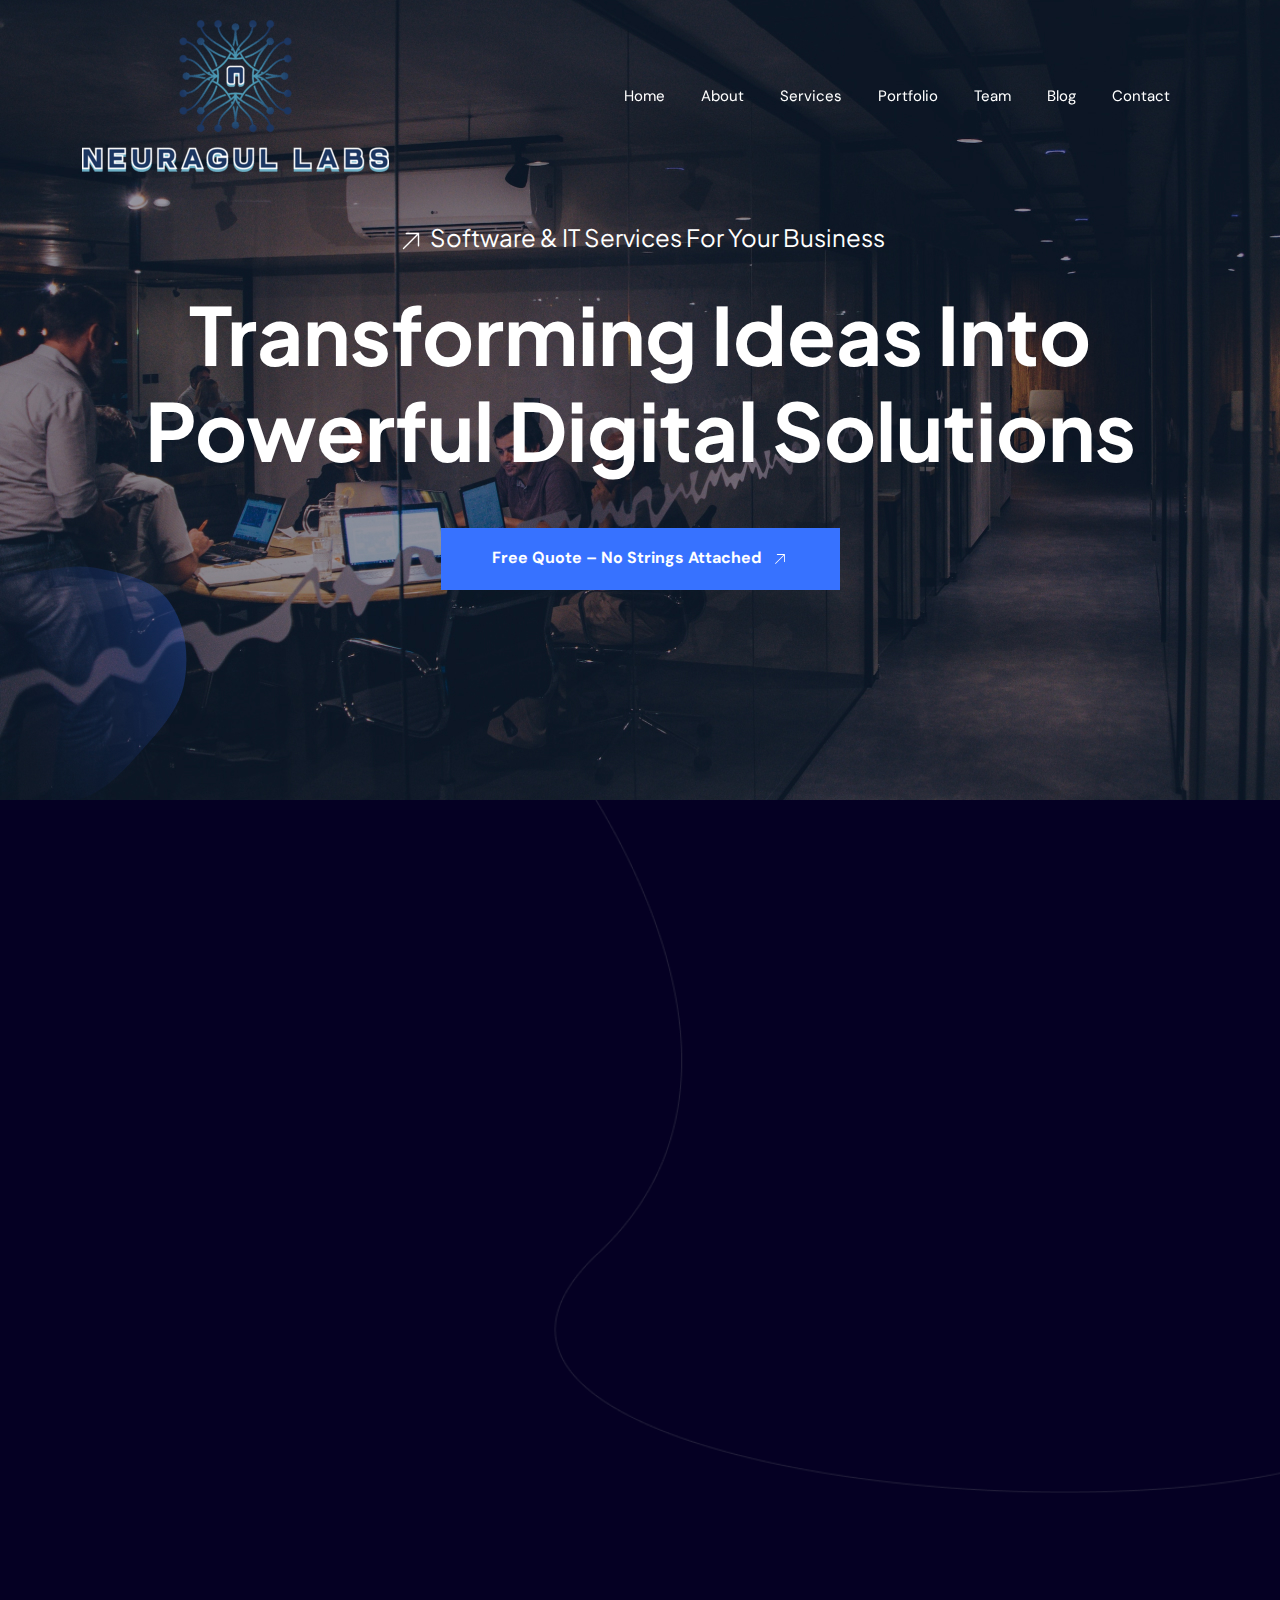
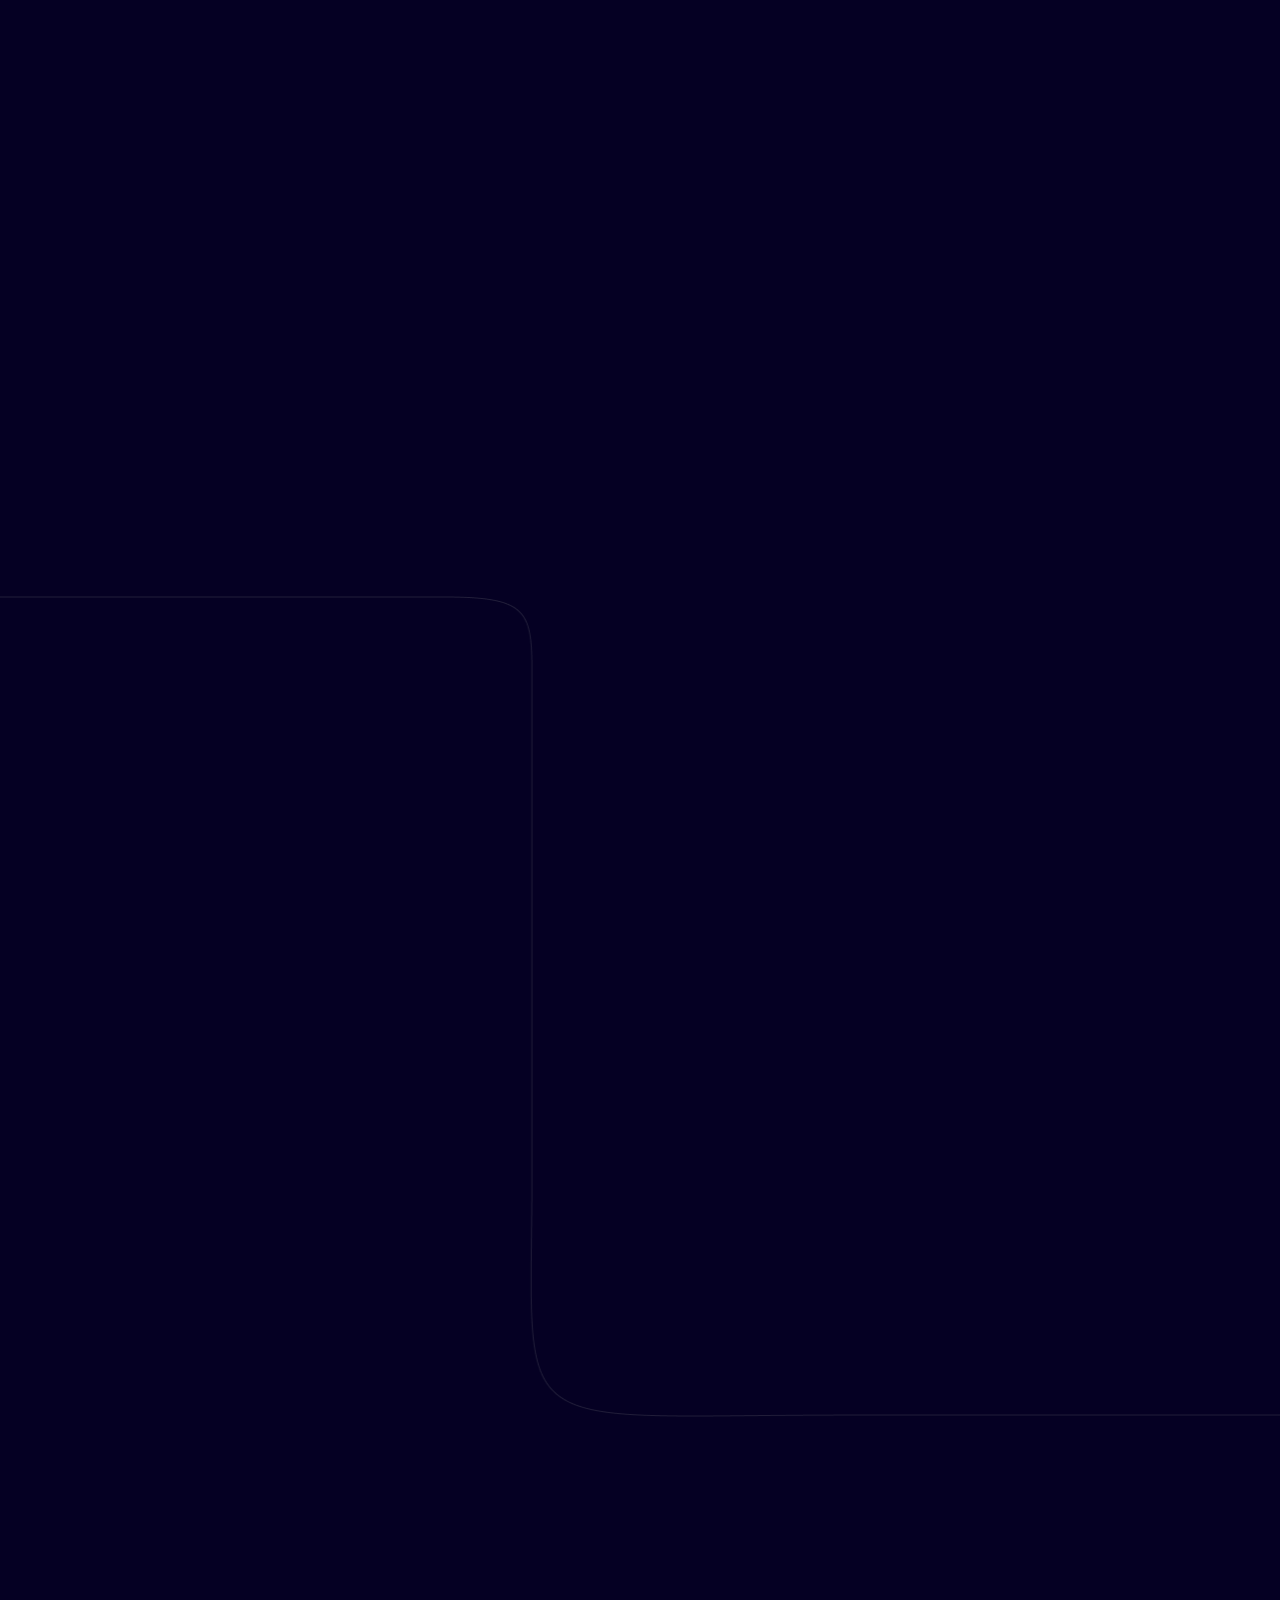
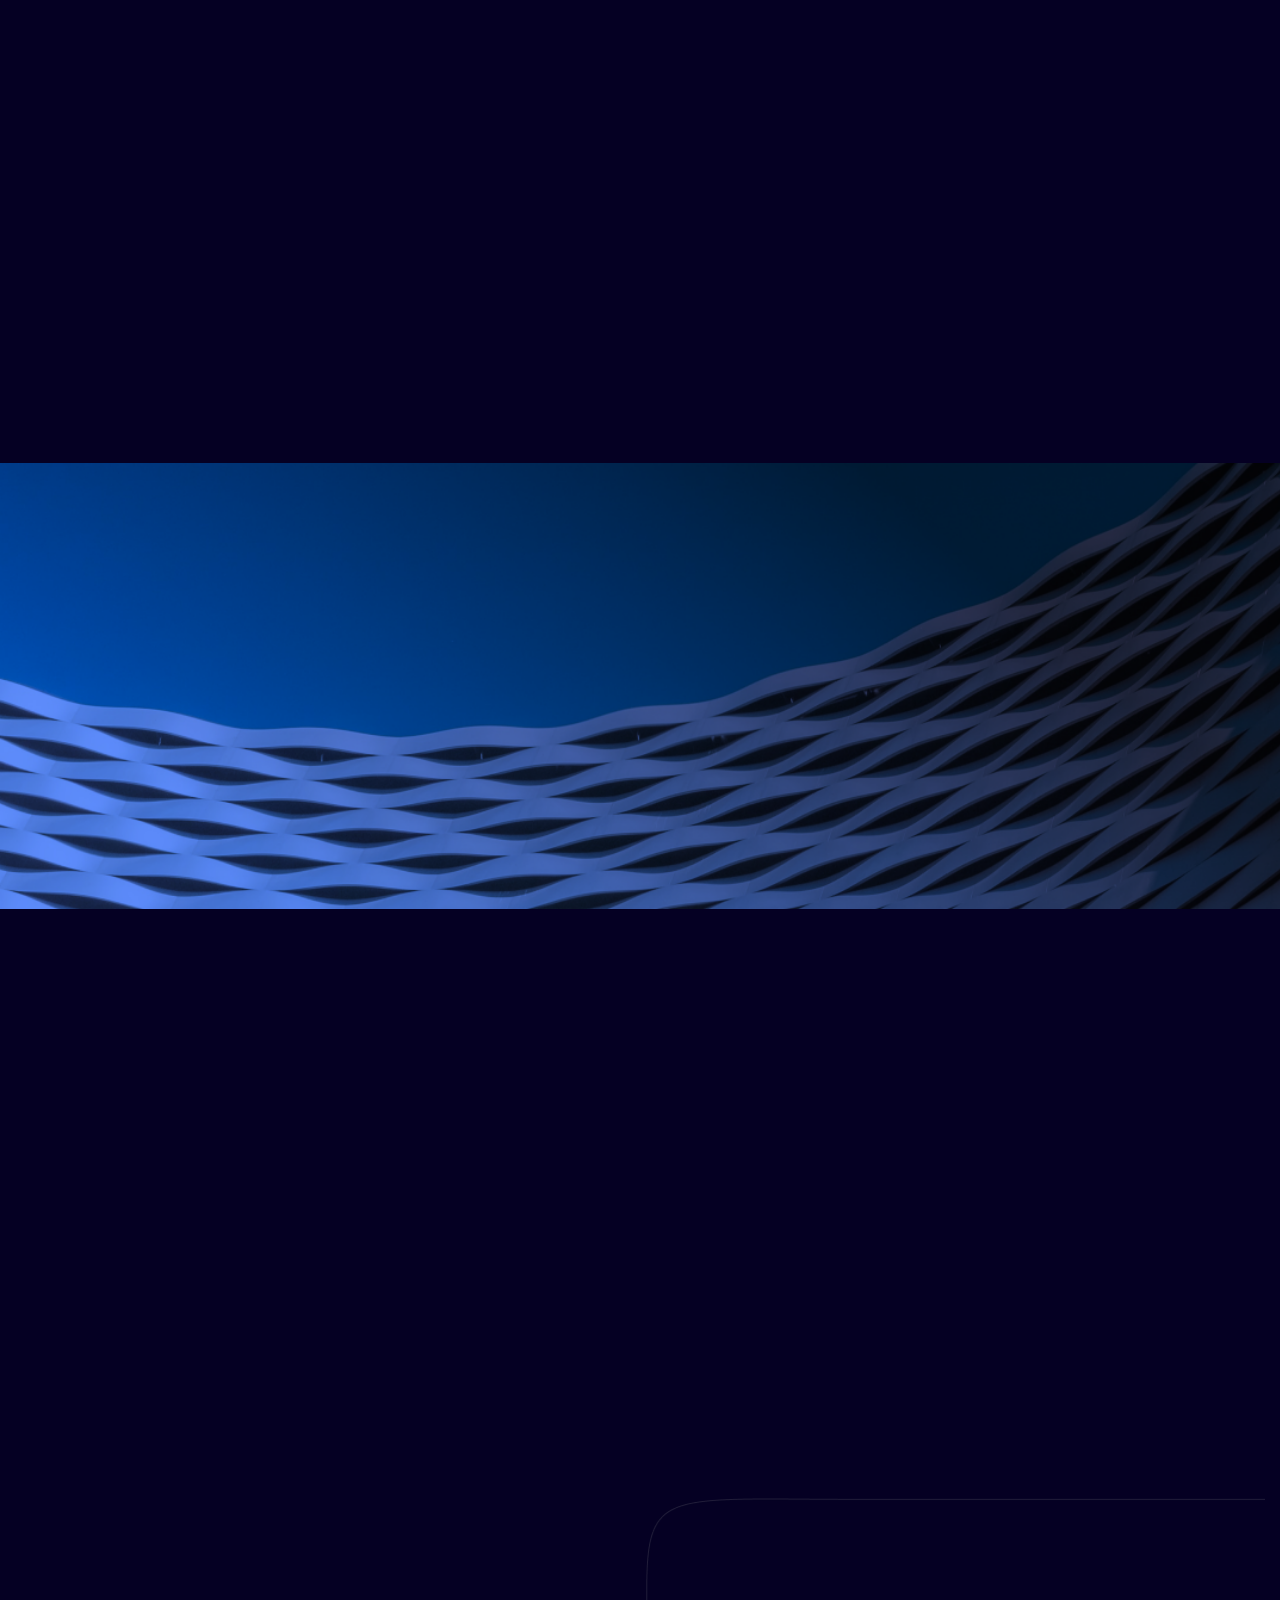
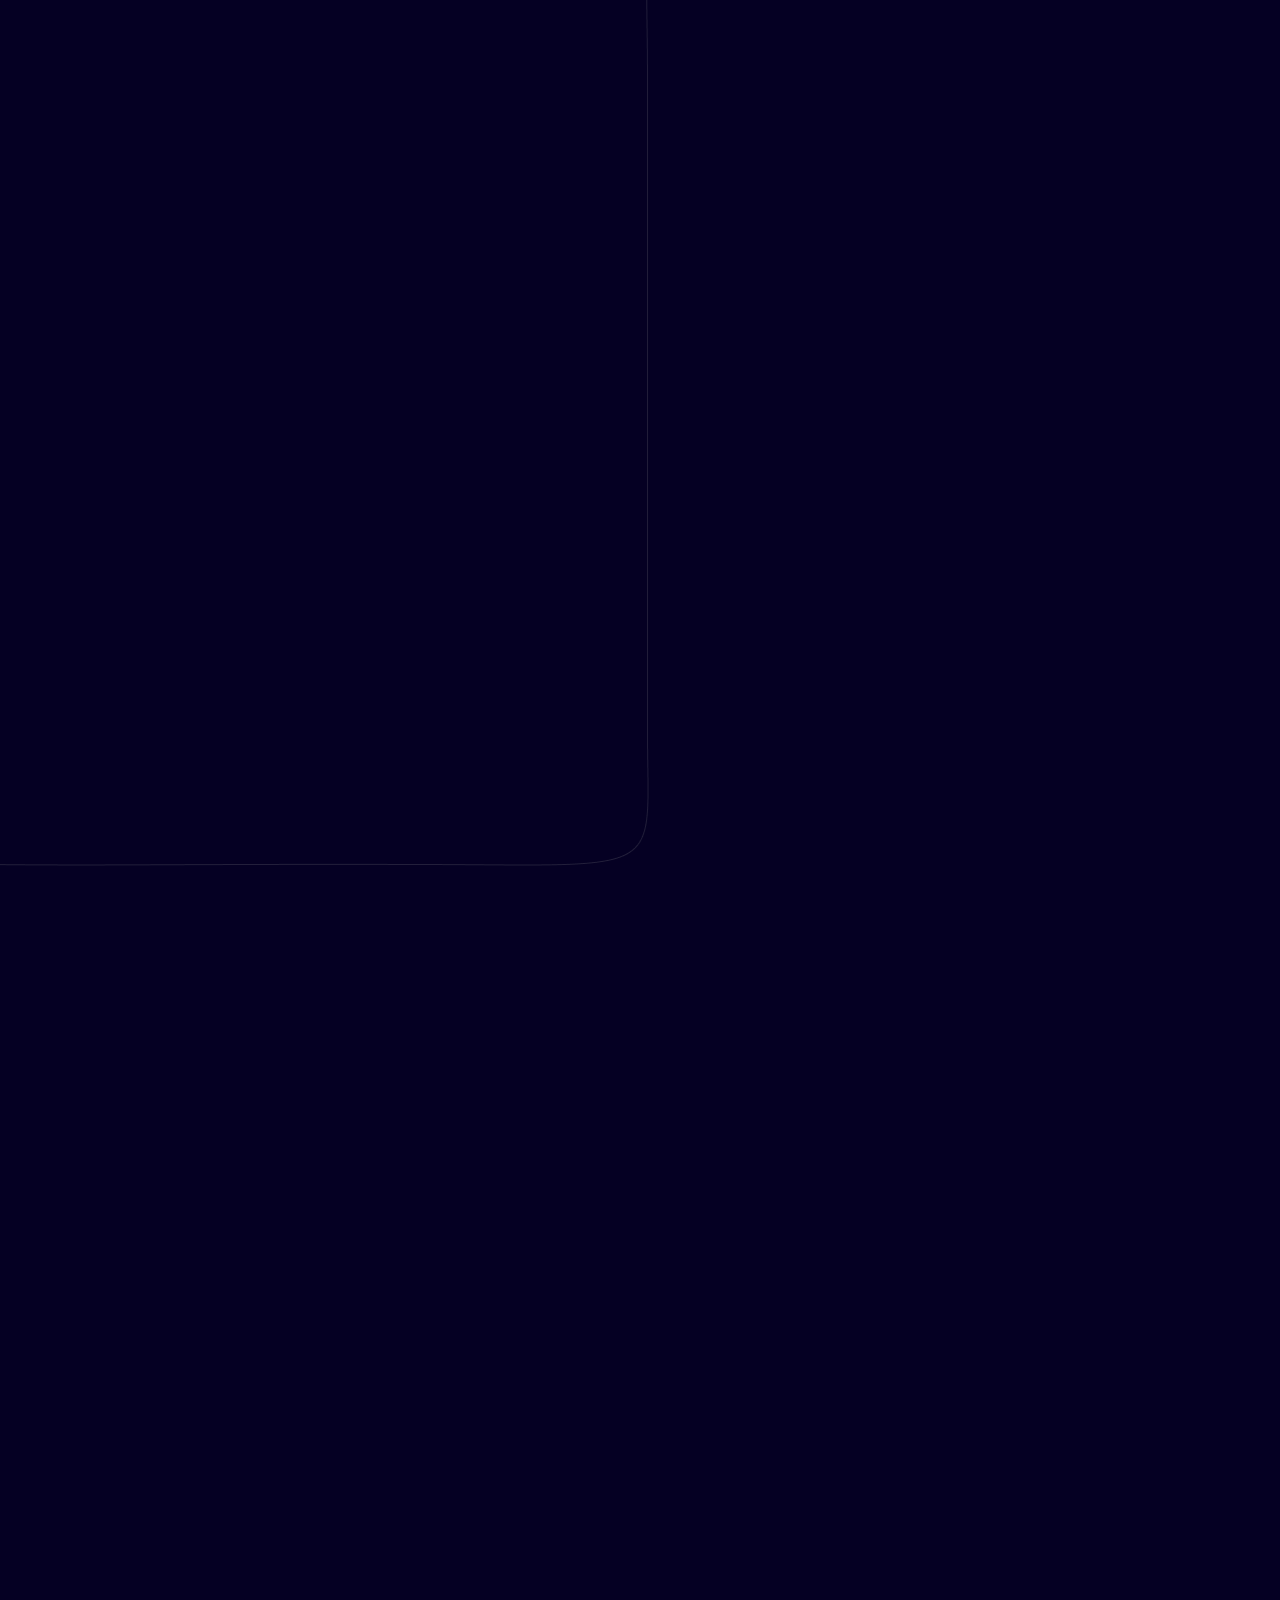
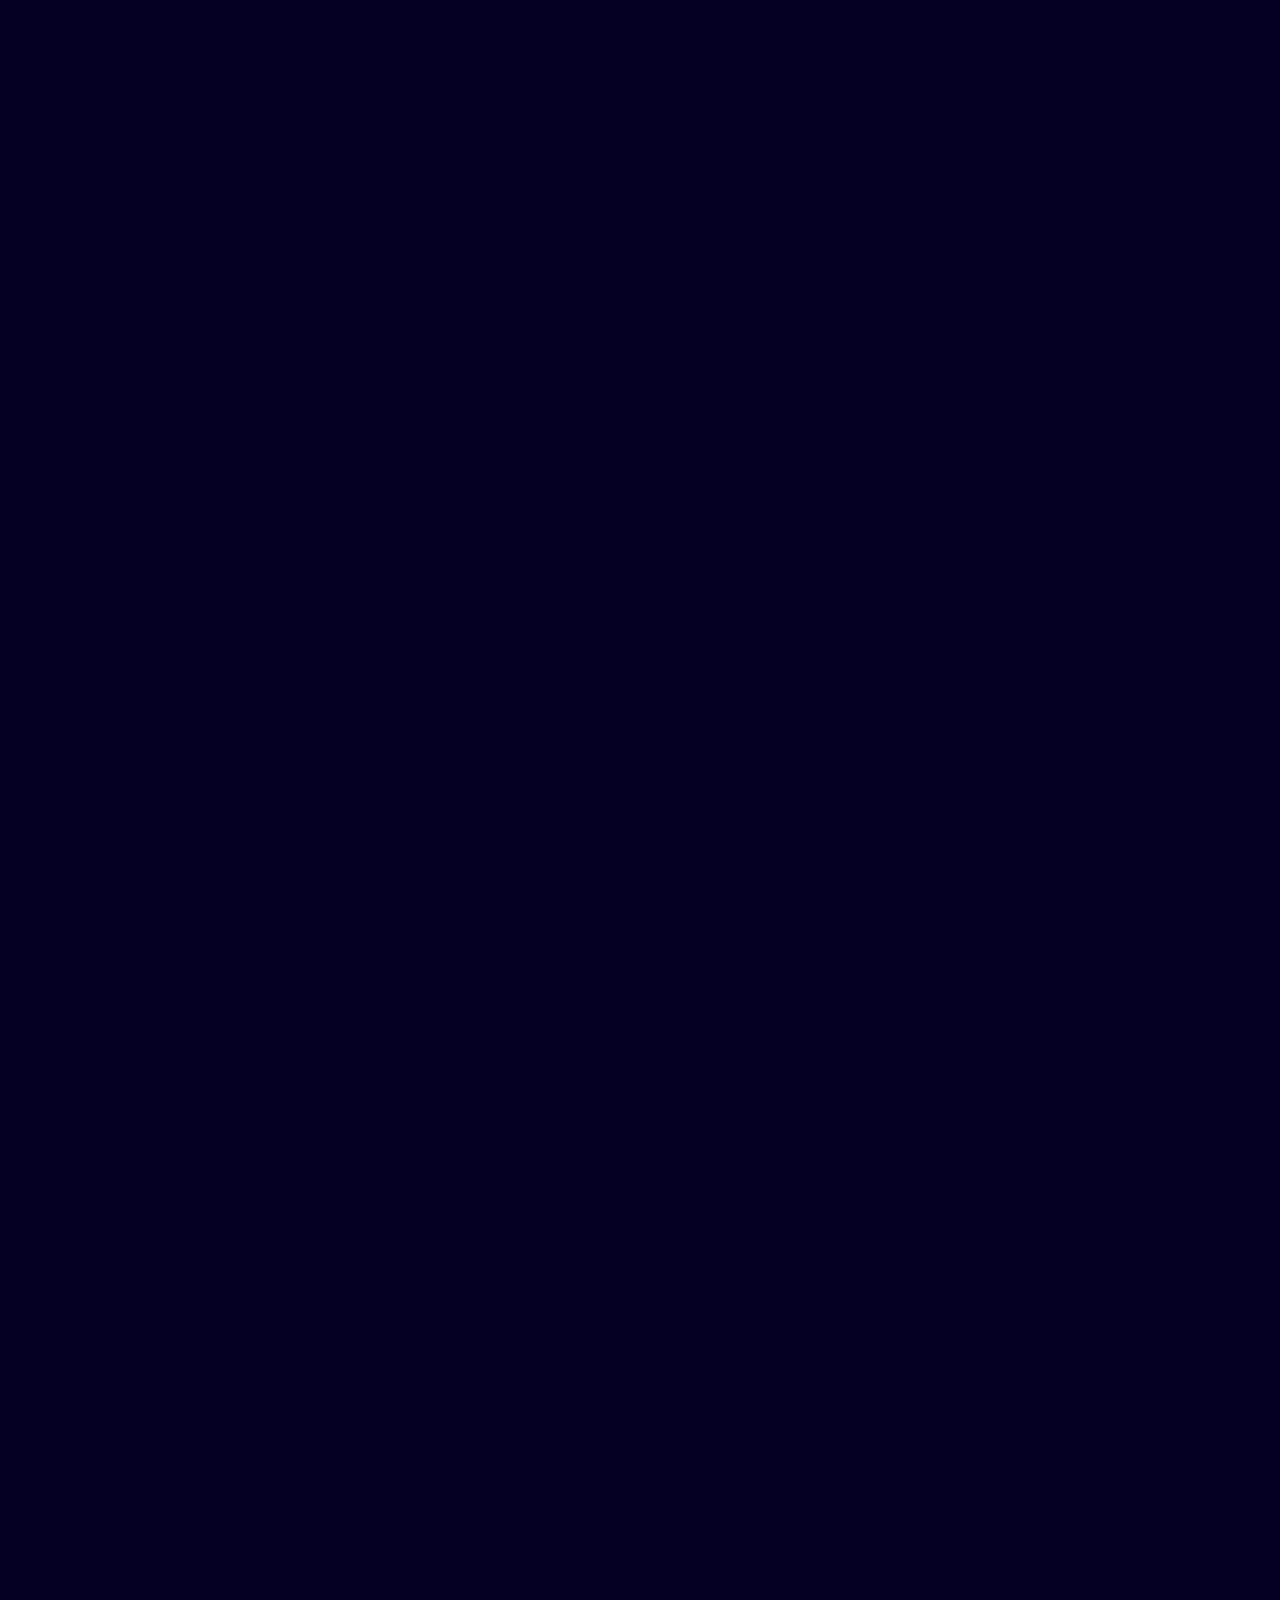
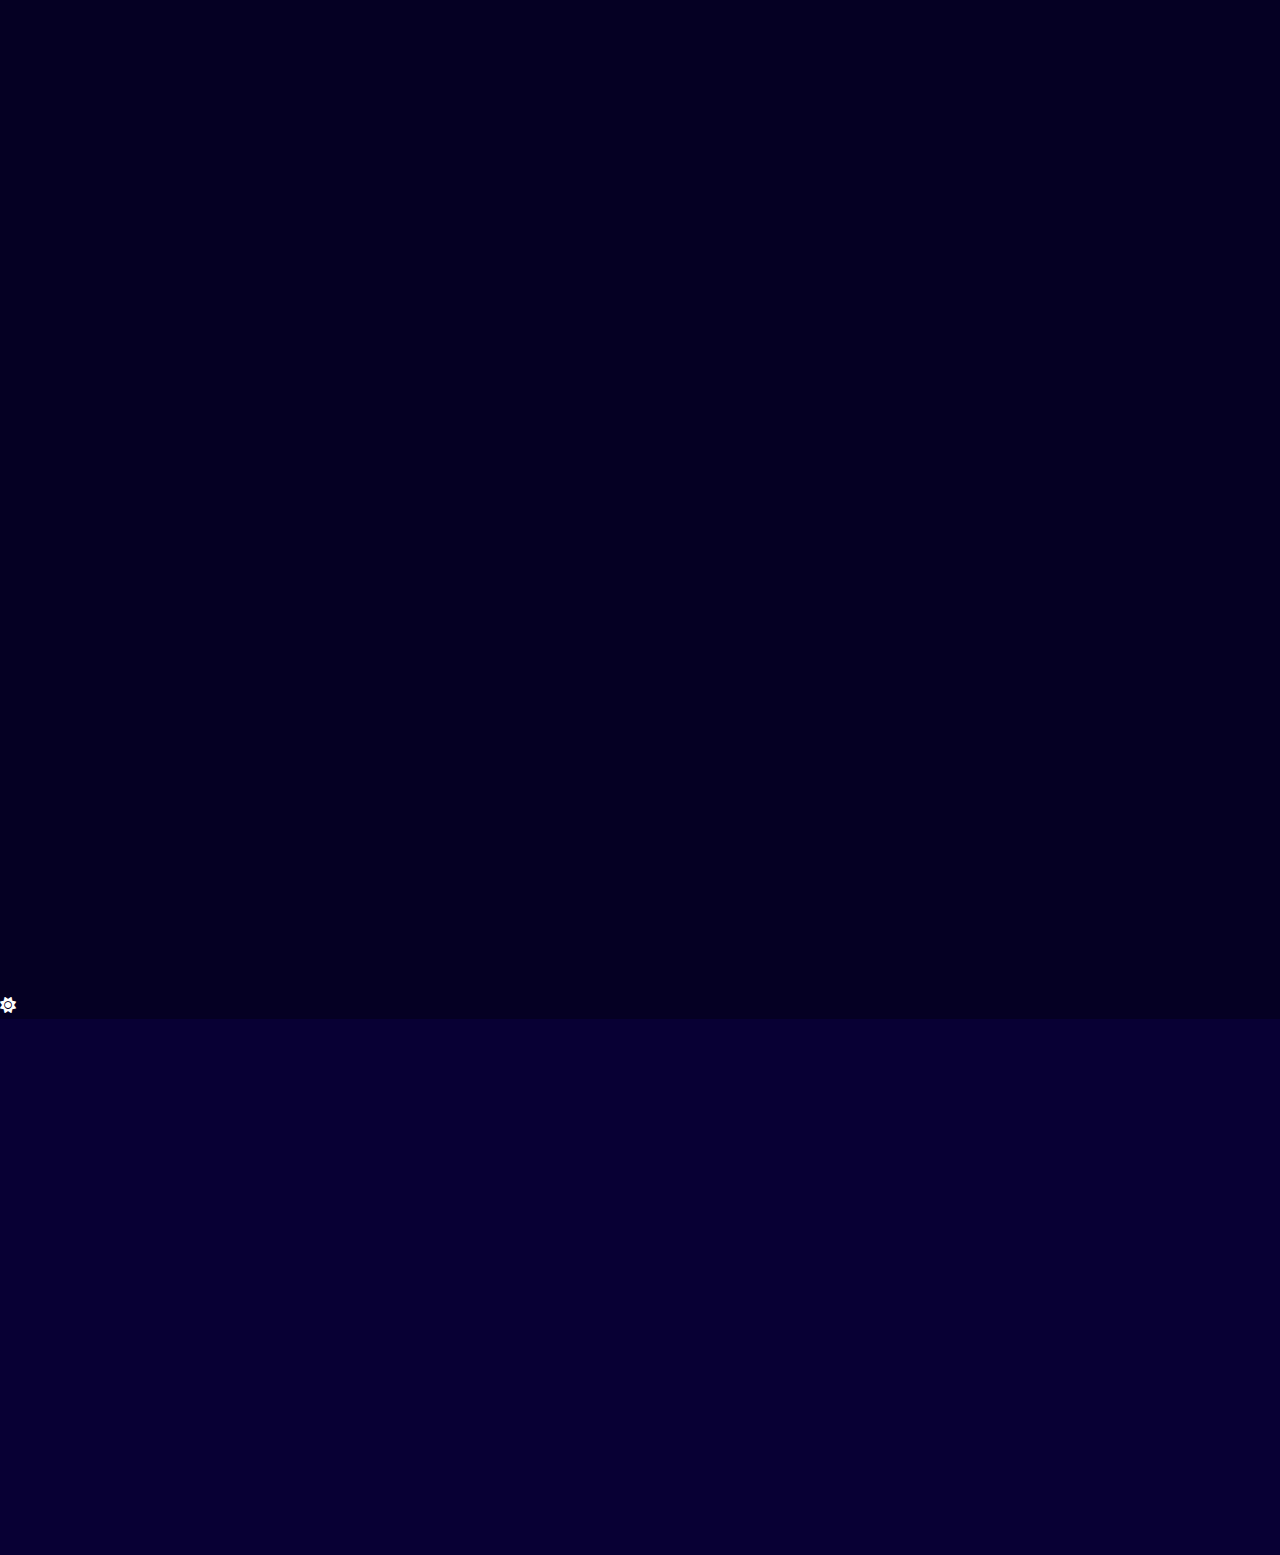
<file: index.html>
<!DOCTYPE html>
<html lang="en">
	<head>
		<!-- Meta -->
		<meta charset="utf-8">
		<meta http-equiv="X-UA-Compatible" content="IE=edge">
		<meta name="viewport" content="width=device-width, initial-scale=1.0">
		<meta name="description" content="">
		<meta name="keywords" content="">
		<meta name="author" content="">
		<title>NeuraGul - Software Development Agency</title>
		<link rel="icon" type="image/x-icon" href="assets/img/favicon.png">
		<link rel="stylesheet" href="assets/css/bootstrap.min.css">
		<link rel="stylesheet" href="assets/css/owl.carousel.min.css">
		<link rel="stylesheet" href="assets/css/owl.theme.default.min.css">
		<link rel="stylesheet" href="assets/font-awesome/css/all.min.css">
		<link rel="stylesheet" href="assets/css/flipdown.css">
		<link rel="stylesheet" href="assets/css/lightbox.min.css">
		<link rel="stylesheet" href="assets/css/animate.min.css">
		<link rel="stylesheet" href="assets/css/responsive.css">
		<link rel="stylesheet" href="assets/css/dark-mode.css">
		<link rel="stylesheet" href="assets/css/style.css">
		<link rel="stylesheet" href="assets/css/modal.css">
	</head>


	<body data-spy="scroll" data-offset="80">
		<!-- START PRELOADER --> 
		<div class="loader-wrapper">
			<span class="loader"><span class="loader-inner"></span></span>
		</div>
		<!-- END PRELOADER -->	
		
		<!----------------------- 
			Navbar Section  
		------------------------->
		<div class="navbar-section">
			<header class="header">
				<nav class="navbar navbar-expand-lg">
					<div class="container">
						<a class="navbar-brand main_logo" href="index.html"><img src="assets/img/logo.png" alt=""></a>
						<button class="navbar-toggler" type="button" data-bs-toggle="collapse" data-bs-target="#navbarSupportedContent" aria-controls="navbarSupportedContent" aria-expanded="false" aria-label="Toggle navigation">
						  <span class="navbar-toggler-icon"></span>
						</button>
						<div class="collapse navbar-collapse" id="navbarSupportedContent">
						  <ul class="navbar-nav main_menu ms-auto">
							<li class="nav-item">
								<a class="nav-link" href="#home" data-bs-toggle="collapse" data-bs-target=".navbar-collapse.show">Home</a>
							</li>
							<li class="nav-item">
								<a class="nav-link" href="#about" data-bs-toggle="collapse" data-bs-target=".navbar-collapse.show">About</a>
							</li>
							
							<li class="nav-item">
								<a class="nav-link" href="#service" data-bs-toggle="collapse" data-bs-target=".navbar-collapse.show">Services</a>
							</li>
							
							<li class="nav-item">
								<a class="nav-link" href="#portfolio" data-bs-toggle="collapse" data-bs-target=".navbar-collapse.show">Portfolio</a>
							</li>
							
							<li class="nav-item">
								<a class="nav-link" href="#team" data-bs-toggle="collapse" data-bs-target=".navbar-collapse.show">Team</a>
							</li>
							
							<li class="nav-item">
								<a class="nav-link" href="#blog" data-bs-toggle="collapse" data-bs-target=".navbar-collapse.show">Blog</a>
							</li>
							
							<li class="nav-item">
								<a class="nav-link" href="#contact" data-bs-toggle="collapse" data-bs-target=".navbar-collapse.show">Contact</a>
							</li>
							</ul>
						</div>
					</div>
				</nav>
			</header>
		</div>

		<!----------------------- 
			Home Section  
		------------------------->
		<section class="home" id="home">
			<div class="container">
				<div class="home-content">
					<div class="home-title">
						<h4 class="wow animate__animated animate__fadeInDown" data-wow-delay="0.3s"><svg width="30" height="30" viewBox="0 0 18 18" fill="none" xmlns="http://www.w3.org/2000/svg">
								<path d="M13.922 4.5V11.8125C13.922 11.9244 13.8776 12.0317 13.7985 12.1108C13.7193 12.1899 13.612 12.2344 13.5002 12.2344C13.3883 12.2344 13.281 12.1899 13.2018 12.1108C13.1227 12.0317 13.0783 11.9244 13.0783 11.8125V5.51953L4.79547 13.7953C4.71715 13.8736 4.61092 13.9176 4.50015 13.9176C4.38939 13.9176 4.28316 13.8736 4.20484 13.7953C4.12652 13.717 4.08252 13.6108 4.08252 13.5C4.08252 13.3892 4.12652 13.283 4.20484 13.2047L12.4806 4.92188H6.18765C6.07577 4.92188 5.96846 4.87743 5.88934 4.79831C5.81023 4.71919 5.76578 4.61189 5.76578 4.5C5.76578 4.38811 5.81023 4.28081 5.88934 4.20169C5.96846 4.12257 6.07577 4.07813 6.18765 4.07812H13.5002C13.612 4.07813 13.7193 4.12257 13.7985 4.20169C13.8776 4.28081 13.922 4.38811 13.922 4.5Z" fill="currentColor"></path>
							</svg> Software & IT Services for Your Business</h4>
						<h1 class="wow animate__animated animate__fadeInUp" data-wow-delay="0.5s">Transforming Ideas into Powerful Digital Solutions</h1>
						<div class="home-buttons wow animate__animated animate__fadeInDown" data-wow-delay="1s">
							<a class="tp-btn" rel="noreferrer" href="#" data-bs-toggle="modal" data-bs-target="#quoteModal">
								<span>Free Quote – No Strings Attached</span>
								<svg width="18" height="18" viewBox="0 0 18 18" fill="rgba(255,255,255,1)" xmlns="http://www.w3.org/2000/svg">
									<path
										d="M13.922 4.5V11.8125C13.922 11.9244 13.8776 12.0317 13.7985 12.1108C13.7193 12.1899 13.612 12.2344 13.5002 12.2344C13.3883 12.2344 13.281 12.1899 13.2018 12.1108C13.1227 12.0317 13.0783 11.9244 13.0783 11.8125V5.51953L4.79547 13.7953C4.71715 13.8736 4.61092 13.9176 4.50015 13.9176C4.38939 13.9176 4.28316 13.8736 4.20484 13.7953C4.12652 13.717 4.08252 13.6108 4.08252 13.5C4.08252 13.3892 4.12652 13.283 4.20484 13.2047L12.4806 4.92188H6.18765C6.07577 4.92188 5.96846 4.87743 5.88934 4.79831C5.81023 4.71919 5.76578 4.61189 5.76578 4.5C5.76578 4.38811 5.81023 4.28081 5.88934 4.20169C5.96846 4.12257 6.07577 4.07813 6.18765 4.07812H13.5002C13.612 4.07813 13.7193 4.12257 13.7985 4.20169C13.8776 4.28081 13.922 4.38811 13.922 4.5Z"
										fill="currentColor"></path>
								</svg>
							</a>
						</div>
					</div>
				</div>
			</div>
		</section>
		
		<!----------------------- 
			About Section  
		------------------------->
		<section class="about section_padding pb_0 bg_shape1" id="about">
			<div class="container">
				<div class="row">
					<div class="col-lg-6 wow animate__animated animate__fadeInLeft" data-wow-delay="0.4s">
						<div class="title pb_0 mb_30 animation animate__animated animate__fadeInUp">
							<span>About Our Company</span>
							<h2>Providing Full Stack Software Development & AI solutions to transform your business</h2>
						</div>

						<div class="about-text">
							<p>NeuraGul Labs is a cutting-edge software development company specializing in custom solutions that drive business transformation. Our expert team combines technical excellence with creative problem-solving to deliver innovative digital experiences.</p>
						</div>

						<div class="about-more-content">
							<div class="more-title"><i class="fa-solid fa-check-to-slot"></i><h4>Professional Team</h4></div>
							<p>Our team of seasoned developers and designers work collaboratively to create scalable, secure, and high-performance applications tailored to your business needs.</p>
								
							<div class="about_btn">
								<a href="#" class="about_btn_1">Read More</a>
								<a href="#" class="about_btn_2"><svg width="30" height="30" viewBox="0 0 18 18" fill="none" xmlns="http://www.w3.org/2000/svg">
								<path d="M13.922 4.5V11.8125C13.922 11.9244 13.8776 12.0317 13.7985 12.1108C13.7193 12.1899 13.612 12.2344 13.5002 12.2344C13.3883 12.2344 13.281 12.1899 13.2018 12.1108C13.1227 12.0317 13.0783 11.9244 13.0783 11.8125V5.51953L4.79547 13.7953C4.71715 13.8736 4.61092 13.9176 4.50015 13.9176C4.38939 13.9176 4.28316 13.8736 4.20484 13.7953C4.12652 13.717 4.08252 13.6108 4.08252 13.5C4.08252 13.3892 4.12652 13.283 4.20484 13.2047L12.4806 4.92188H6.18765C6.07577 4.92188 5.96846 4.87743 5.88934 4.79831C5.81023 4.71919 5.76578 4.61189 5.76578 4.5C5.76578 4.38811 5.81023 4.28081 5.88934 4.20169C5.96846 4.12257 6.07577 4.07813 6.18765 4.07812H13.5002C13.612 4.07813 13.7193 4.12257 13.7985 4.20169C13.8776 4.28081 13.922 4.38811 13.922 4.5Z" fill="currentColor"></path>
								</svg></a>
							</div>
						</div>
					</div>
					<div class="col-lg-6 wow animate__animated animate__fadeInRight" data-wow-delay="0.6s">
						<div class="about-img">
							<img src="assets/img/about.png" alt="">
						</div>
					</div>
				</div>
			</div>
		</section>

		<div class="bg_shape2">
		<!----------------------- 
			Service Section  
		------------------------->
		<section class="service-section section_padding pb_0" id="service">
			<div class="container">
				<div class="title wow animate__animated animate__fadeInUp" data-wow-delay="0.3s">
					<span>What We Offer</span>
					<h2>Quality & Innovative Solutions Transforming Your Business</h2>
				</div>
				<div class="row single-services">
					<div class="col-lg-4 col-md-6 wow animate__animated animate__fadeInUp" data-wow-delay="0.5s">
						<div class="single-service">
							<div class="service_bg"></div>
							<div class="service_content">
								<div class="single-service-img">
									<img src="assets/img/service/1.svg" class="service-icon" alt="">
								</div>
								<div class="single-service-title">
									<h3>Custom Software Development</h3>
									<p>Tailored software solutions designed to meet your specific business requirements and drive growth.</p>
								</div>
							</div>
						</div>
					</div>

					<div class="col-lg-4 col-md-6 wow animate__animated animate__fadeInUp" data-wow-delay="0.7s">
						<div class="single-service">
							<div class="service_bg"></div>
							<div class="service_content">
								<div class="single-service-img">
									<img src="assets/img/service/2.svg" class="service-icon" alt="">
								</div>
								<div class="single-service-title">
									<h3>Web & Mobile Development</h3>
									<p>Responsive websites and mobile applications built with the latest technologies for optimal performance.</p>
								</div>
							</div>
						</div>
					</div>

					<div class="col-lg-4 col-md-6 wow animate__animated animate__fadeInUp" data-wow-delay="0.9s">
						<div class="single-service">
							<div class="service_bg"></div>
							<div class="service_content">
								<div class="single-service-img">
									<img src="assets/img/service/3.svg" class="service-icon" alt="">
								</div>
								<div class="single-service-title">
									<h3>Cloud Solutions</h3>
									<p>Scalable and secure cloud infrastructure to power your business applications and services with optimized performance and reliability.</p>
								</div>
							</div>
						</div>
					</div>
				</div>
				
				<div class="row single-services mt-4">
					<div class="col-lg-4 col-md-6 wow animate__animated animate__fadeInUp" data-wow-delay="0.5s">
						<div class="single-service">
							<div class="service_bg"></div>
							<div class="service_content">
								<div class="single-service-img">
									<img src="assets/img/service/4.svg" class="service-icon" alt="">
								</div>
								<div class="single-service-title">
									<h3>IT Infrastructure Services</h3>
									<p>Comprehensive IT solutions including server setup and management, domain configuration, network architecture, firewall implementation, and enterprise-grade security services to protect your business assets.</p>
								</div>
							</div>
						</div>
					</div>

					<div class="col-lg-4 col-md-6 wow animate__animated animate__fadeInUp" data-wow-delay="0.7s">
						<div class="single-service">
							<div class="service_bg"></div>
							<div class="service_content">
								<div class="single-service-img">
									<img src="assets/img/service/5.svg" class="service-icon" alt="">
								</div>
								<div class="single-service-title">
									<h3>AI Consulting & Development</h3>
									<p>Strategic AI integration and custom solutions to enhance business intelligence, automate processes, and create innovative products powered by machine learning.</p>
								</div>
							</div>
						</div>
					</div>

					<div class="col-lg-4 col-md-6 wow animate__animated animate__fadeInUp" data-wow-delay="0.9s">
						<div class="single-service">
							<div class="service_bg"></div>
							<div class="service_content">
								<div class="single-service-img">
									<img src="assets/img/service/6.svg" class="service-icon" alt="">
								</div>
								<div class="single-service-title">
									<h3>Data Intelligence Services</h3>
									<p>Comprehensive data solutions including analytics, visualization, and migration services to help you extract valuable insights and make data-driven decisions.</p>
								</div>
							</div>
						</div>
					</div>
				</div>
			</div>
		</section>
		
		
		<!----------------------- 
			portfolio Section  
		------------------------->
		<section class="portfolio-section section_padding" id="portfolio">
			<div class="container">
				<div class="title wow animate__animated animate__fadeInUp" data-wow-delay="0.3s">
					<span>Recent Project</span>
					<h2>Our Popular Case Studies</h2>
					<a class="tp-btn main_btn2" rel="noreferrer" href="#">
						<span>View Details</span>
						<svg width="18" height="18" viewBox="0 0 18 18" fill="rgba(255,255,255,1)" xmlns="http://www.w3.org/2000/svg">
							<path
								d="M13.922 4.5V11.8125C13.922 11.9244 13.8776 12.0317 13.7985 12.1108C13.7193 12.1899 13.612 12.2344 13.5002 12.2344C13.3883 12.2344 13.281 12.1899 13.2018 12.1108C13.1227 12.0317 13.0783 11.9244 13.0783 11.8125V5.51953L4.79547 13.7953C4.71715 13.8736 4.61092 13.9176 4.50015 13.9176C4.38939 13.9176 4.28316 13.8736 4.20484 13.7953C4.12652 13.717 4.08252 13.6108 4.08252 13.5C4.08252 13.3892 4.12652 13.283 4.20484 13.2047L12.4806 4.92188H6.18765C6.07577 4.92188 5.96846 4.87743 5.88934 4.79831C5.81023 4.71919 5.76578 4.61189 5.76578 4.5C5.76578 4.38811 5.81023 4.28081 5.88934 4.20169C5.96846 4.12257 6.07577 4.07813 6.18765 4.07812H13.5002C13.612 4.07813 13.7193 4.12257 13.7985 4.20169C13.8776 4.28081 13.922 4.38811 13.922 4.5Z"
								fill="currentColor"></path>
						</svg>
					</a>
				</div>
			</div>
				
			<div class="row mt-5 pt-4 wow animate__animated animate__fadeRight" data-wow-delay="0.6s">
				<div class="portfolio_slider owl-carousel owl-theme">
					<div class="port-slide">
						<div class="portfolio">
							<img src="assets/img/portfolio/1.jpg" alt="Portfolio">
							<div class="portfolio-content">
								<ul class="icon">
									<li><a href="assets/img/portfolio/1.jpg" data-lightbox="image-1" data-title="Project"><svg width="30" height="30" viewBox="0 0 18 18" fill="none" xmlns="http://www.w3.org/2000/svg">
									<path d="M13.922 4.5V11.8125C13.922 11.9244 13.8776 12.0317 13.7985 12.1108C13.7193 12.1899 13.612 12.2344 13.5002 12.2344C13.3883 12.2344 13.281 12.1899 13.2018 12.1108C13.1227 12.0317 13.0783 11.9244 13.0783 11.8125V5.51953L4.79547 13.7953C4.71715 13.8736 4.61092 13.9176 4.50015 13.9176C4.38939 13.9176 4.28316 13.8736 4.20484 13.7953C4.12652 13.717 4.08252 13.6108 4.08252 13.5C4.08252 13.3892 4.12652 13.283 4.20484 13.2047L12.4806 4.92188H6.18765C6.07577 4.92188 5.96846 4.87743 5.88934 4.79831C5.81023 4.71919 5.76578 4.61189 5.76578 4.5C5.76578 4.38811 5.81023 4.28081 5.88934 4.20169C5.96846 4.12257 6.07577 4.07813 6.18765 4.07812H13.5002C13.612 4.07813 13.7193 4.12257 13.7985 4.20169C13.8776 4.28081 13.922 4.38811 13.922 4.5Z" fill="currentColor"></path>
									</svg></a></li>
								</ul>
								<div class="port_content">
									<h3 class="port_title">Software Development</h3>
									<span class="post">Web/Tech</span>
								</div>
							</div>
						</div>
					</div>
					
					<div class="port-slide">
						<div class="portfolio">
							<img src="assets/img/portfolio/2.jpg" alt="Portfolio">
							<div class="portfolio-content">
								<ul class="icon">
									<li><a href="assets/img/portfolio/2.jpg" data-lightbox="image-1" data-title="Project"><svg width="30" height="30" viewBox="0 0 18 18" fill="none" xmlns="http://www.w3.org/2000/svg">
									<path d="M13.922 4.5V11.8125C13.922 11.9244 13.8776 12.0317 13.7985 12.1108C13.7193 12.1899 13.612 12.2344 13.5002 12.2344C13.3883 12.2344 13.281 12.1899 13.2018 12.1108C13.1227 12.0317 13.0783 11.9244 13.0783 11.8125V5.51953L4.79547 13.7953C4.71715 13.8736 4.61092 13.9176 4.50015 13.9176C4.38939 13.9176 4.28316 13.8736 4.20484 13.7953C4.12652 13.717 4.08252 13.6108 4.08252 13.5C4.08252 13.3892 4.12652 13.283 4.20484 13.2047L12.4806 4.92188H6.18765C6.07577 4.92188 5.96846 4.87743 5.88934 4.79831C5.81023 4.71919 5.76578 4.61189 5.76578 4.5C5.76578 4.38811 5.81023 4.28081 5.88934 4.20169C5.96846 4.12257 6.07577 4.07813 6.18765 4.07812H13.5002C13.612 4.07813 13.7193 4.12257 13.7985 4.20169C13.8776 4.28081 13.922 4.38811 13.922 4.5Z" fill="currentColor"></path>
									</svg></a></li>
								</ul>
								<div class="port_content">
									<h3 class="port_title">Software Development</h3>
									<span class="post">Web/Tech</span>
								</div>
							</div>
						</div>
					</div>
					
					<div class="port-slide">
						<div class="portfolio">
							<img src="assets/img/portfolio/3.jpg" alt="Portfolio">
							<div class="portfolio-content">
								<ul class="icon">
									<li><a href="assets/img/portfolio/3.jpg" data-lightbox="image-1" data-title="Project"><svg width="30" height="30" viewBox="0 0 18 18" fill="none" xmlns="http://www.w3.org/2000/svg">
									<path d="M13.922 4.5V11.8125C13.922 11.9244 13.8776 12.0317 13.7985 12.1108C13.7193 12.1899 13.612 12.2344 13.5002 12.2344C13.3883 12.2344 13.281 12.1899 13.2018 12.1108C13.1227 12.0317 13.0783 11.9244 13.0783 11.8125V5.51953L4.79547 13.7953C4.71715 13.8736 4.61092 13.9176 4.50015 13.9176C4.38939 13.9176 4.28316 13.8736 4.20484 13.7953C4.12652 13.717 4.08252 13.6108 4.08252 13.5C4.08252 13.3892 4.12652 13.283 4.20484 13.2047L12.4806 4.92188H6.18765C6.07577 4.92188 5.96846 4.87743 5.88934 4.79831C5.81023 4.71919 5.76578 4.61189 5.76578 4.5C5.76578 4.38811 5.81023 4.28081 5.88934 4.20169C5.96846 4.12257 6.07577 4.07813 6.18765 4.07812H13.5002C13.612 4.07813 13.7193 4.12257 13.7985 4.20169C13.8776 4.28081 13.922 4.38811 13.922 4.5Z" fill="currentColor"></path>
									</svg></a></li>
								</ul>
								<div class="port_content">
									<h3 class="port_title">Software Development</h3>
									<span class="post">Web/Tech</span>
								</div>
							</div>
						</div>
					</div>
					
					<div class="port-slide">
						<div class="portfolio">
							<img src="assets/img/portfolio/4.jpg" alt="Portfolio">
							<div class="portfolio-content">
								<ul class="icon">
									<li><a href="assets/img/portfolio/4.jpg" data-lightbox="image-1" data-title="Project"><svg width="30" height="30" viewBox="0 0 18 18" fill="none" xmlns="http://www.w3.org/2000/svg">
									<path d="M13.922 4.5V11.8125C13.922 11.9244 13.8776 12.0317 13.7985 12.1108C13.7193 12.1899 13.612 12.2344 13.5002 12.2344C13.3883 12.2344 13.281 12.1899 13.2018 12.1108C13.1227 12.0317 13.0783 11.9244 13.0783 11.8125V5.51953L4.79547 13.7953C4.71715 13.8736 4.61092 13.9176 4.50015 13.9176C4.38939 13.9176 4.28316 13.8736 4.20484 13.7953C4.12652 13.717 4.08252 13.6108 4.08252 13.5C4.08252 13.3892 4.12652 13.283 4.20484 13.2047L12.4806 4.92188H6.18765C6.07577 4.92188 5.96846 4.87743 5.88934 4.79831C5.81023 4.71919 5.76578 4.61189 5.76578 4.5C5.76578 4.38811 5.81023 4.28081 5.88934 4.20169C5.96846 4.12257 6.07577 4.07813 6.18765 4.07812H13.5002C13.612 4.07813 13.7193 4.12257 13.7985 4.20169C13.8776 4.28081 13.922 4.38811 13.922 4.5Z" fill="currentColor"></path>
									</svg></a></li>
								</ul>
								<div class="port_content">
									<h3 class="port_title">Software Development</h3>
									<span class="post">Web/Tech</span>
								</div>
							</div>
						</div>
					</div>
					
					<div class="port-slide">
						<div class="portfolio">
							<img src="assets/img/portfolio/5.jpg" alt="Portfolio">
							<div class="portfolio-content">
								<ul class="icon">
									<li><a href="assets/img/portfolio/5.jpg" data-lightbox="image-1" data-title="Project"><svg width="30" height="30" viewBox="0 0 18 18" fill="none" xmlns="http://www.w3.org/2000/svg">
									<path d="M13.922 4.5V11.8125C13.922 11.9244 13.8776 12.0317 13.7985 12.1108C13.7193 12.1899 13.612 12.2344 13.5002 12.2344C13.3883 12.2344 13.281 12.1899 13.2018 12.1108C13.1227 12.0317 13.0783 11.9244 13.0783 11.8125V5.51953L4.79547 13.7953C4.71715 13.8736 4.61092 13.9176 4.50015 13.9176C4.38939 13.9176 4.28316 13.8736 4.20484 13.7953C4.12652 13.717 4.08252 13.6108 4.08252 13.5C4.08252 13.3892 4.12652 13.283 4.20484 13.2047L12.4806 4.92188H6.18765C6.07577 4.92188 5.96846 4.87743 5.88934 4.79831C5.81023 4.71919 5.76578 4.61189 5.76578 4.5C5.76578 4.38811 5.81023 4.28081 5.88934 4.20169C5.96846 4.12257 6.07577 4.07813 6.18765 4.07812H13.5002C13.612 4.07813 13.7193 4.12257 13.7985 4.20169C13.8776 4.28081 13.922 4.38811 13.922 4.5Z" fill="currentColor"></path>
									</svg></a></li>
								</ul>
								<div class="port_content">
									<h3 class="port_title">Software Development</h3>
									<span class="post">Web/Tech</span>
								</div>
							</div>
						</div>
					</div>
					
					<div class="port-slide">
						<div class="portfolio">
							<img src="assets/img/portfolio/2.jpg" alt="Portfolio">
							<div class="portfolio-content">
								<ul class="icon">
									<li><a href="assets/img/portfolio/6.jpg" data-lightbox="image-1" data-title="Project"><svg width="30" height="30" viewBox="0 0 18 18" fill="none" xmlns="http://www.w3.org/2000/svg">
									<path d="M13.922 4.5V11.8125C13.922 11.9244 13.8776 12.0317 13.7985 12.1108C13.7193 12.1899 13.612 12.2344 13.5002 12.2344C13.3883 12.2344 13.281 12.1899 13.2018 12.1108C13.1227 12.0317 13.0783 11.9244 13.0783 11.8125V5.51953L4.79547 13.7953C4.71715 13.8736 4.61092 13.9176 4.50015 13.9176C4.38939 13.9176 4.28316 13.8736 4.20484 13.7953C4.12652 13.717 4.08252 13.6108 4.08252 13.5C4.08252 13.3892 4.12652 13.283 4.20484 13.2047L12.4806 4.92188H6.18765C6.07577 4.92188 5.96846 4.87743 5.88934 4.79831C5.81023 4.71919 5.76578 4.61189 5.76578 4.5C5.76578 4.38811 5.81023 4.28081 5.88934 4.20169C5.96846 4.12257 6.07577 4.07813 6.18765 4.07812H13.5002C13.612 4.07813 13.7193 4.12257 13.7985 4.20169C13.8776 4.28081 13.922 4.38811 13.922 4.5Z" fill="currentColor"></path>
									</svg></a></li>
								</ul>
								<div class="port_content">
									<h3 class="port_title">Software Development</h3>
									<span class="post">Web/Tech</span>
								</div>
							</div>
						</div>
					</div>
					
					<div class="port-slide">
						<div class="portfolio">
							<img src="assets/img/portfolio/3.jpg" alt="Portfolio">
							<div class="portfolio-content">
								<ul class="icon">
									<li><a href="assets/img/portfolio/4.jpg" data-lightbox="image-1" data-title="Project"><svg width="30" height="30" viewBox="0 0 18 18" fill="none" xmlns="http://www.w3.org/2000/svg">
									<path d="M13.922 4.5V11.8125C13.922 11.9244 13.8776 12.0317 13.7985 12.1108C13.7193 12.1899 13.612 12.2344 13.5002 12.2344C13.3883 12.2344 13.281 12.1899 13.2018 12.1108C13.1227 12.0317 13.0783 11.9244 13.0783 11.8125V5.51953L4.79547 13.7953C4.71715 13.8736 4.61092 13.9176 4.50015 13.9176C4.38939 13.9176 4.28316 13.8736 4.20484 13.7953C4.12652 13.717 4.08252 13.6108 4.08252 13.5C4.08252 13.3892 4.12652 13.283 4.20484 13.2047L12.4806 4.92188H6.18765C6.07577 4.92188 5.96846 4.87743 5.88934 4.79831C5.81023 4.71919 5.76578 4.61189 5.76578 4.5C5.76578 4.38811 5.81023 4.28081 5.88934 4.20169C5.96846 4.12257 6.07577 4.07813 6.18765 4.07812H13.5002C13.612 4.07813 13.7193 4.12257 13.7985 4.20169C13.8776 4.28081 13.922 4.38811 13.922 4.5Z" fill="currentColor"></path>
									</svg></a></li>
								</ul>
								<div class="port_content">
									<h3 class="port_title">Software Development</h3>
									<span class="post">Web/Tech</span>
								</div>
							</div>
						</div>
					</div>
					
					<div class="port-slide">
						<div class="portfolio">
							<img src="assets/img/portfolio/4.jpg" alt="Portfolio">
							<div class="portfolio-content">
								<ul class="icon">
									<li><a href="assets/img/portfolio/5.jpg" data-lightbox="image-1" data-title="Project"><svg width="30" height="30" viewBox="0 0 18 18" fill="none" xmlns="http://www.w3.org/2000/svg">
									<path d="M13.922 4.5V11.8125C13.922 11.9244 13.8776 12.0317 13.7985 12.1108C13.7193 12.1899 13.612 12.2344 13.5002 12.2344C13.3883 12.2344 13.281 12.1899 13.2018 12.1108C13.1227 12.0317 13.0783 11.9244 13.0783 11.8125V5.51953L4.79547 13.7953C4.71715 13.8736 4.61092 13.9176 4.50015 13.9176C4.38939 13.9176 4.28316 13.8736 4.20484 13.7953C4.12652 13.717 4.08252 13.6108 4.08252 13.5C4.08252 13.3892 4.12652 13.283 4.20484 13.2047L12.4806 4.92188H6.18765C6.07577 4.92188 5.96846 4.87743 5.88934 4.79831C5.81023 4.71919 5.76578 4.61189 5.76578 4.5C5.76578 4.38811 5.81023 4.28081 5.88934 4.20169C5.96846 4.12257 6.07577 4.07813 6.18765 4.07812H13.5002C13.612 4.07813 13.7193 4.12257 13.7985 4.20169C13.8776 4.28081 13.922 4.38811 13.922 4.5Z" fill="currentColor"></path>
									</svg></a></li>
								</ul>
								<div class="port_content">
									<h3 class="port_title">Software Development</h3>
									<span class="post">Web/Tech</span>
								</div>
							</div>
						</div>
					</div>
					
					<div class="port-slide">
						<div class="portfolio">
							<img src="assets/img/portfolio/5.jpg" alt="Portfolio">
							<div class="portfolio-content">
								<ul class="icon">
									<li><a href="assets/img/portfolio/6.jpg" data-lightbox="image-1" data-title="Project"><svg width="30" height="30" viewBox="0 0 18 18" fill="none" xmlns="http://www.w3.org/2000/svg">
									<path d="M13.922 4.5V11.8125C13.922 11.9244 13.8776 12.0317 13.7985 12.1108C13.7193 12.1899 13.612 12.2344 13.5002 12.2344C13.3883 12.2344 13.281 12.1899 13.2018 12.1108C13.1227 12.0317 13.0783 11.9244 13.0783 11.8125V5.51953L4.79547 13.7953C4.71715 13.8736 4.61092 13.9176 4.50015 13.9176C4.38939 13.9176 4.28316 13.8736 4.20484 13.7953C4.12652 13.717 4.08252 13.6108 4.08252 13.5C4.08252 13.3892 4.12652 13.283 4.20484 13.2047L12.4806 4.92188H6.18765C6.07577 4.92188 5.96846 4.87743 5.88934 4.79831C5.81023 4.71919 5.76578 4.61189 5.76578 4.5C5.76578 4.38811 5.81023 4.28081 5.88934 4.20169C5.96846 4.12257 6.07577 4.07813 6.18765 4.07812H13.5002C13.612 4.07813 13.7193 4.12257 13.7985 4.20169C13.8776 4.28081 13.922 4.38811 13.922 4.5Z" fill="currentColor"></path>
									</svg></a></li>
								</ul>
								<div class="port_content">
									<h3 class="port_title">Software Development</h3>
									<span class="post">Web/Tech</span>
								</div>
							</div>
						</div>
					</div>
				</div>
			</div>
		</section>
		</div>
		

		<!----------------------- 
			CountDown Section  
		------------------------------>
		<section class="countdown-section section_padding" id="countdown">
			<div class="container">
				<div class="countdown text-center">
					<div class="countdown_content wow animate__animated animate__fadeInUp" data-wow-delay="0.3s">
						<h2>Upcoming Event</h2>
						<p>Transforming ideas into powerful digital solutions through innovative software development</p>
					</div>
					<div id="flipdown" class="flipdown wow animate__animated animate__fadeInUp" data-wow-delay="0.5s"></div>
				</div>
			</div>
		</section>


		<div class="bg_shape3">
		<!----------------------- 
			Work Section  
		------------------------->
		<section class="work-section section_padding pb_0" id="work_process">
			<div class="container">
			  <div class="title wow animate__animated animate__fadeInUp" data-wow-delay="0.3s">
				<span>Our Work Process</span>
				<h2>Strategic Execution. Scalable Results.</h2>
			  </div>
		  
			  <div class="row">
				<div class="col-md-6">
				  <div class="solution-section-text">
					<div class="quality-service-chart">
					  <ul class="column">
						<li class="wow animate__animated animate__fadeInUp" data-wow-delay="0.5s">
						  <div class="number">
							<img src="assets/img/process/1.png" alt="">
						  </div>
						  <div class="service-name">
							<h5>Tailored Software Solutions</h5>
							<p>
							  We design and develop custom web and mobile applications that are aligned with your business goals—scalable, secure, and ready to grow with you.
							</p>
						  </div>
						</li>
						<li class="wow animate__animated animate__fadeInUp" data-wow-delay="0.6s">
						  <div class="number">
							<img src="assets/img/process/2.png" alt="">
						  </div>
						  <div class="service-name">
							<h5>Ongoing Support & Optimization</h5>
							<p>
							  Our team offers continuous technical support, performance monitoring, and updates—ensuring your digital products stay ahead of the curve.
							</p>
						  </div>
						</li>
						<li class="wow animate__animated animate__fadeInUp" data-wow-delay="0.7s">
						  <div class="number">
							<img src="assets/img/process/3.png" alt="">
						  </div>
						  <div class="service-name">
							<h5>End-to-End Development Expertise</h5>
							<p>
							  From ideation to deployment, we manage the entire lifecycle—including UI/UX, development, AI integration, and SEO—delivering high-impact solutions built for results.
							</p>
						  </div>
						</li>
					  </ul>
					</div>
				  </div>
				</div>
		  
				<div class="col-md-6 column wow animate__animated animate__fadeInRight" data-wow-delay="0.6s">
				  <div class="solution-bg">
					<div class="solution-bg-border">
					  <img src="assets/img/bg-solutions.png" alt="">
					</div>
				  </div>
				</div>
			  </div>
			</div>
		  </section>
		<!----------------------- 
		Team Section  
		----------------------->
		<section class="member-section section_padding pb_0" id="team">
			<div class="container">
				<div class="title wow animation animate__animated animate__fadeInUp" data-wow-delay="0.3s">
					<span>Our Team</span>
					<h2>Meet the Founder</h2>
				</div>

				<div class="members">
					<div class="row justify-content-center">
						<div class="col-lg-8 text-center wow animate__animated animate__fadeInUp" data-wow-delay="0.5s">
							<div class="single-member">
								<!-- Name and title above the image for visibility on all devices -->
								<h3 class="mb-2 text-primary">Hamad Gul</h3>
								<p class="text-primary fw-bold mb-4">Founder & Full Stack Developer</p>
								<div class="member-img mb-4">
									<img src="assets/img/member/1.png" alt="Hamad Gul" class="rounded-circle" style="width: 200px; height: 200px; object-fit: cover;">
								</div>
								<div class="member-info">
									<div class="member-bio mb-4">
										<p>Seasoned full-stack developer with extensive experience in designing and implementing complex software solutions for Fortune 500 companies and innovative startups. Specializing in modern web technologies, cloud architecture, and scalable system design.</p>
									</div>
									<div class="social-links">
										<a href="#" class="me-3"><i class="fa-brands fa-github fa-lg"></i></a>
										<a href="#" class="me-3"><i class="fa-brands fa-linkedin-in fa-lg"></i></a>
										<a href="#" class="me-3"><i class="fa-brands fa-x-twitter fa-lg"></i></a>
									</div>
								</div>
							</div>
						</div>
					</div>
				</div>
			</div>
		</section>
		</div>
		
		
		<!----------------------- 
			Pricing Section  
		------------------------->
		<section class="pricing section_padding pb_0" id="pricing">
			<div class="container">
				<div class="title wow animation animate__animated animate__fadeInUp" data-wow-delay="0.3s">
					<span>Our Prices</span>
					<h2>Most Popular Pricing Plans</h2>
				</div>
				<div class="row">
                    <div class="col-xl-4 col-lg-6 col-md-6 wow animate__animated animate__fadeInUp" data-wow-delay="0.5s">
                        <div class="pricing-card-items light_pricing_bg">
                            <div class="pricing-header">
                                <h3>Regular Plan</h3>
                                <h2>Reach out for a quote</h2>
                            </div>
							
                            <div class="pricing-bottom">
                                <p>For Small Businesses</p>
                            </div>
                            <ul class="pricing-list">
                                <li>
                                    IT Consulting
                                </li>
                                <li>
                                    Digital Product Design
                                </li>
                                <li>
                                    Machine Learning
                                </li>
                                <li class="style-2">
                                    Automation templates
                                </li>
                                <li class="style-2">
                                    Great Customer Support
                                </li>
                            </ul>
                            <div class="pricing-button">
								<a class="tp-btn" rel="noreferrer" href="#">
									<span>Get Started</span>
									<svg width="18" height="18" viewBox="0 0 18 18" fill="rgba(255,255,255,1)" xmlns="http://www.w3.org/2000/svg">
										<path
											d="M13.922 4.5V11.8125C13.922 11.9244 13.8776 12.0317 13.7985 12.1108C13.7193 12.1899 13.612 12.2344 13.5002 12.2344C13.3883 12.2344 13.281 12.1899 13.2018 12.1108C13.1227 12.0317 13.0783 11.9244 13.0783 11.8125V5.51953L4.79547 13.7953C4.71715 13.8736 4.61092 13.9176 4.50015 13.9176C4.38939 13.9176 4.28316 13.8736 4.20484 13.7953C4.12652 13.717 4.08252 13.6108 4.08252 13.5C4.08252 13.3892 4.12652 13.283 4.20484 13.2047L12.4806 4.92188H6.18765C6.07577 4.92188 5.96846 4.87743 5.88934 4.79831C5.81023 4.71919 5.76578 4.61189 5.76578 4.5C5.76578 4.38811 5.81023 4.28081 5.88934 4.20169C5.96846 4.12257 6.07577 4.07813 6.18765 4.07812H13.5002C13.612 4.07813 13.7193 4.12257 13.7985 4.20169C13.8776 4.28081 13.922 4.38811 13.922 4.5Z"
											fill="currentColor"></path>
									</svg>
								</a>
                            </div>
                        </div>
                    </div>
                    <div class="col-xl-4 col-lg-6 col-md-6 wow animate__animated animate__fadeInUp" data-wow-delay="0.7s">
                        <div class="pricing-card-items active">
                            <div class="pricing-header">
                                <h3>Business Plan</h3>
                                <h2>Reach out for a quote</h2>
                            </div>
							
                            <div class="pricing-bottom">
                                <p>For Small Businesses</p>
                            </div>
                            <ul class="pricing-list">
                                <li>
                                    IT Consulting
                                </li>
                                <li>
                                    Digital Product Design
                                </li>
                                <li>
                                    Machine Learning
                                </li>
                                <li>
                                    Automation templates
                                </li>
                                <li>
                                    Great Customer Support
                                </li>
                            </ul>
                            <div class="pricing-button">
								<a class="tp-btn" rel="noreferrer" href="#">
									<span>Get Started</span>
									<svg width="18" height="18" viewBox="0 0 18 18" fill="rgba(255,255,255,1)" xmlns="http://www.w3.org/2000/svg">
										<path
											d="M13.922 4.5V11.8125C13.922 11.9244 13.8776 12.0317 13.7985 12.1108C13.7193 12.1899 13.612 12.2344 13.5002 12.2344C13.3883 12.2344 13.281 12.1899 13.2018 12.1108C13.1227 12.0317 13.0783 11.9244 13.0783 11.8125V5.51953L4.79547 13.7953C4.71715 13.8736 4.61092 13.9176 4.50015 13.9176C4.38939 13.9176 4.28316 13.8736 4.20484 13.7953C4.12652 13.717 4.08252 13.6108 4.08252 13.5C4.08252 13.3892 4.12652 13.283 4.20484 13.2047L12.4806 4.92188H6.18765C6.07577 4.92188 5.96846 4.87743 5.88934 4.79831C5.81023 4.71919 5.76578 4.61189 5.76578 4.5C5.76578 4.38811 5.81023 4.28081 5.88934 4.20169C5.96846 4.12257 6.07577 4.07813 6.18765 4.07812H13.5002C13.612 4.07813 13.7193 4.12257 13.7985 4.20169C13.8776 4.28081 13.922 4.38811 13.922 4.5Z"
											fill="currentColor"></path>
									</svg>
								</a>
                            </div>
                        </div>
                    </div>
                    <div class="col-xl-4 col-lg-6 col-md-6 wow animate__animated animate__fadeInUp" data-wow-delay="0.9s">
                        <div class="pricing-card-items light_pricing_bg">
							<div class="pricing-header">
                                <h3>Professional Plan</h3>
                                <h2>Reach out for a quote</h2>
                            </div>
							
                            <div class="pricing-bottom">
                                <p>For Small Businesses</p>
                            </div>
                            <ul class="pricing-list">
                                <li>
                                    IT Consulting
                                </li>
                                <li>
                                    Digital Product Design
                                </li>
                                <li>
                                    Machine Learning
                                </li>
                                <li class="style-2">
                                    Automation templates
                                </li>
                                <li class="style-2">
                                    Great Customer Support
                                </li>
                            </ul>
                            <div class="pricing-button">
								<a class="tp-btn" rel="noreferrer" href="#">
									<span>Get Started</span>
									<svg width="18" height="18" viewBox="0 0 18 18" fill="rgba(255,255,255,1)" xmlns="http://www.w3.org/2000/svg">
										<path
											d="M13.922 4.5V11.8125C13.922 11.9244 13.8776 12.0317 13.7985 12.1108C13.7193 12.1899 13.612 12.2344 13.5002 12.2344C13.3883 12.2344 13.281 12.1899 13.2018 12.1108C13.1227 12.0317 13.0783 11.9244 13.0783 11.8125V5.51953L4.79547 13.7953C4.71715 13.8736 4.61092 13.9176 4.50015 13.9176C4.38939 13.9176 4.28316 13.8736 4.20484 13.7953C4.12652 13.717 4.08252 13.6108 4.08252 13.5C4.08252 13.3892 4.12652 13.283 4.20484 13.2047L12.4806 4.92188H6.18765C6.07577 4.92188 5.96846 4.87743 5.88934 4.79831C5.81023 4.71919 5.76578 4.61189 5.76578 4.5C5.76578 4.38811 5.81023 4.28081 5.88934 4.20169C5.96846 4.12257 6.07577 4.07813 6.18765 4.07812H13.5002C13.612 4.07813 13.7193 4.12257 13.7985 4.20169C13.8776 4.28081 13.922 4.38811 13.922 4.5Z"
											fill="currentColor"></path>
									</svg>
								</a>
                            </div>
                        </div>
                    </div>
                </div>
			</div>
		</section>
		
		
		<!----------------------- 
			Faq Section  
		------------------------->
		<section class="faq-section section_padding pb_0" id="faq">
			<div class="container">
				<div class="container mt-5">			
                    <div class="row g-4">
                        <div class="col-lg-6">
                            <div class="faq__item-left">
								<div class="title wow animate__animated animate__fadeInLeft" data-wow-delay="0.5s">
									<span>FAQ’s Demystified</span>
									<h2>Frequently Asked Questions Answered</h2>
									<p class="mb-10">
										Uncover the secrets of SEO success with our FAQ section, where we demystify the world of search engine optimization.
									</p>
									<p>From the fundamentals to advanced strategies, find answers to your burning questions and empower your online presence.</p>
									<p>Have any other questions? <a class="fw-500 text-decoration-underline" href="contact.html">Contact Us</a></p>
								</div>
							</div>
                        </div>
                        <div class="col-lg-6 wow animate__animated animate__fadeInRight" data-wow-delay="0.7s">
                            <div class="accordion" id="accordionExample">
                                <div class="accordion-item mb-4 border-none">
                                    <h2 class="accordion-header" id="headingOne">
                                        <button class="accordion-button collapsed" type="button"
                                            data-bs-toggle="collapse" data-bs-target="#collapseOne"
                                            aria-expanded="false" aria-controls="collapseOne">
                                            Why SEO is it important for business?
                                        </button>
                                    </h2>
                                    <div id="collapseOne"  class="accordion-collapse collapse show"
                                        aria-labelledby="headingOne" data-bs-parent="#accordionExample">
                                        <div class="accordion-body">
                                            <p>It is essential for your business because it helps increase organic
                                                traffic,
                                                improve online presence, and boost your website's ranking in search
                                                results,
                                                leading to more potential customers finding your products or
                                                services.
                                            </p>
                                        </div>
                                    </div>
                                </div>
                                <div class="accordion-item mb-4 border-none">
                                    <h2 class="accordion-header" id="headingTwo">
                                        <button class="accordion-button" type="button" data-bs-toggle="collapse"
                                            data-bs-target="#collapseTwo" aria-expanded="true"
                                            aria-controls="collapseTwo">
                                            What sets your SEO agency apart from others?
                                        </button>
                                    </h2>
                                    <div id="collapseTwo" class="accordion-collapse collapse"
                                        aria-labelledby="headingTwo" data-bs-parent="#accordionExample">
                                        <div class="accordion-body">
                                            <p>It is essential for your business because it helps increase organic
                                                traffic,
                                                improve online presence, and boost your website's ranking in search
                                                results,
                                                leading to more potential customers finding your products or
                                                services.
                                            </p>
                                        </div>
                                    </div>
                                </div>
                                <div class="accordion-item mb-4  border-none">
                                    <h2 class="accordion-header" id="headingthree">
                                        <button class="accordion-button collapsed" type="button"
                                            data-bs-toggle="collapse" data-bs-target="#collapsethree"
                                            aria-expanded="false" aria-controls="collapsethree">
                                            What SEO services do you offer?
                                        </button>
                                    </h2>
                                    <div id="collapsethree" class="accordion-collapse collapse"
                                        aria-labelledby="headingthree" data-bs-parent="#accordionExample">
                                        <div class="accordion-body">
                                            <p>It is essential for your business because it helps increase organic
                                                traffic,
                                                improve online presence, and boost your website's ranking in search
                                                results,
                                                leading to more potential customers finding your products or
                                                services.
                                            </p>
                                        </div>
                                    </div>
                                </div>
                                <div class="accordion-item  border-none">
                                    <h2 class="accordion-header" id="headingfour">
                                        <button class="accordion-button collapsed" type="button"
                                            data-bs-toggle="collapse" data-bs-target="#collapsefour"
                                            aria-expanded="false" aria-controls="collapsefour">
                                            How can SEO benefit my website specifically?
                                        </button>
                                    </h2>
                                    <div id="collapsefour" class="accordion-collapse collapse"
                                        aria-labelledby="headingfour" data-bs-parent="#accordionExample">
                                        <div class="accordion-body">
                                            <p>It is essential for your business because it helps increase organic
                                                traffic,
                                                improve online presence, and boost your website's ranking in search
                                                results,
                                                leading to more potential customers finding your products or
                                                services.
                                            </p>
                                        </div>
                                    </div>
                                </div>
                            </div>
                        </div>
                    </div>
                </div>
            </div>
		</section>
		
		<!----------------------- 
			Counter Section  
		------------------------->
		<!-- <div class="counter-up-area">
			<div class="container">
				<div class="row">
					<div class="col-md-3">
						<div class="te-counter-item wow animate__animated animate__fadeInUp" data-wow-delay="0.3s">
							<div class="te-counter-title">
								<div class="icon">
									<img src="assets/img/counter/1.png" alt="icon">
								</div>
								<div class="content">
									<p class="count_title">Winning award</p>
									<h2 class="number">
										<span class="counter">200</span><span>+</span>
									</h2>
								</div>
							</div>
						</div>
					</div>
					
					<div class="col-md-3">
						<div class="te-counter-item wow animate__animated animate__fadeInUp" data-wow-delay="0.4s">
							<div class="te-counter-title">
								<div class="icon">
									<img src="assets/img/counter/2.png" alt="icon">
								</div>
								<div class="content">
									<p class="count_title">Happy Clients</p>
									<h2 class="number">
										<span class="counter">200</span><span>K+</span>
									</h2>
								</div>
							</div>
						</div>
					</div>
					
					<div class="col-md-3">
						<div class="te-counter-item wow animate__animated animate__fadeInUp" data-wow-delay="0.5s">
							<div class="te-counter-title">
								<div class="icon">
									<img src="assets/img/counter/3.png" alt="icon">
								</div>
								<div class="content">
									<p class="count_title">Complete project</p>
									<h2 class="number">
										<span class="counter">500</span><span>+</span>
									</h2>
								</div>
							</div>
						</div>
					</div>
					
					
					<div class="col-md-3">
						<div class="te-counter-item wow animate__animated animate__fadeInUp" data-wow-delay="0.6s">
							<div class="te-counter-title">
								<div class="icon">
									<img src="assets/img/counter/4.png" alt="icon">
								</div>
								<div class="content">
									<p class="count_title">Client review</p>
									<h2 class="number">
										<span class="counter">400</span><span>+</span>
									</h2>
								</div>
							</div>
						</div>
					</div>
				</div>
			</div> -->
		</div>
		
			
		 
		
		 
		<!----------------------- 
			Blog Section  
		------------------------->
		<section class="blogs section_padding pb_0" id="blog">
			<div class="container">
				<div class="title wow animate__animated animate__fadeInUp" data-wow-delay="0.3s">
					<span>Latest Updates</span>
					<h2>Latest Blog Posts & Articles</h2>
					
					<a class="tp-btn main_btn2" rel="noreferrer" href="#">
						<span>View Details</span>
						<svg width="18" height="18" viewBox="0 0 18 18" fill="rgba(255,255,255,1)" xmlns="http://www.w3.org/2000/svg">
							<path
								d="M13.922 4.5V11.8125C13.922 11.9244 13.8776 12.0317 13.7985 12.1108C13.7193 12.1899 13.612 12.2344 13.5002 12.2344C13.3883 12.2344 13.281 12.1899 13.2018 12.1108C13.1227 12.0317 13.0783 11.9244 13.0783 11.8125V5.51953L4.79547 13.7953C4.71715 13.8736 4.61092 13.9176 4.50015 13.9176C4.38939 13.9176 4.28316 13.8736 4.20484 13.7953C4.12652 13.717 4.08252 13.6108 4.08252 13.5C4.08252 13.3892 4.12652 13.283 4.20484 13.2047L12.4806 4.92188H6.18765C6.07577 4.92188 5.96846 4.87743 5.88934 4.79831C5.81023 4.71919 5.76578 4.61189 5.76578 4.5C5.76578 4.38811 5.81023 4.28081 5.88934 4.20169C5.96846 4.12257 6.07577 4.07813 6.18765 4.07812H13.5002C13.612 4.07813 13.7193 4.12257 13.7985 4.20169C13.8776 4.28081 13.922 4.38811 13.922 4.5Z"
								fill="currentColor"></path>
						</svg>
					</a>
				</div>

				 <div class="row justify-content-center">
					<div class="col-lg-4 col-md-6 pb-4 wow animate__animated animate__fadeInUp" data-wow-delay="0.5s">
						<div class="blog-card">
							<img src="assets/img/blogs/1.jpg" class="card-img-top" alt="...">
							<small>IT Solution</small>
							<div class="blog-body">
								<h5 class="card-title">Global Business Goal Make Life Easy Form Tech</h5>
								<a href="#" class="about_btn_2 blog_btn"><svg width="30" height="30" viewBox="0 0 18 18" fill="none" xmlns="http://www.w3.org/2000/svg">
								<path d="M13.922 4.5V11.8125C13.922 11.9244 13.8776 12.0317 13.7985 12.1108C13.7193 12.1899 13.612 12.2344 13.5002 12.2344C13.3883 12.2344 13.281 12.1899 13.2018 12.1108C13.1227 12.0317 13.0783 11.9244 13.0783 11.8125V5.51953L4.79547 13.7953C4.71715 13.8736 4.61092 13.9176 4.50015 13.9176C4.38939 13.9176 4.28316 13.8736 4.20484 13.7953C4.12652 13.717 4.08252 13.6108 4.08252 13.5C4.08252 13.3892 4.12652 13.283 4.20484 13.2047L12.4806 4.92188H6.18765C6.07577 4.92188 5.96846 4.87743 5.88934 4.79831C5.81023 4.71919 5.76578 4.61189 5.76578 4.5C5.76578 4.38811 5.81023 4.28081 5.88934 4.20169C5.96846 4.12257 6.07577 4.07813 6.18765 4.07812H13.5002C13.612 4.07813 13.7193 4.12257 13.7985 4.20169C13.8776 4.28081 13.922 4.38811 13.922 4.5Z" fill="currentColor"></path>
								</svg></a>
							</div>
						</div>
					</div>

					<div class="col-lg-4 col-md-6 pb-4 wow animate__animated animate__fadeInUp" data-wow-delay="0.7s">
						<div class="blog-card">
							<img src="assets/img/blogs/2.jpg" class="card-img-top" alt="...">
							<small>IT Solution</small>
							<div class="blog-body">
								<h5 class="card-title">Global Business Goal Make Life Easy Form Tech</h5>
								<a href="#" class="about_btn_2 blog_btn"><svg width="30" height="30" viewBox="0 0 18 18" fill="none" xmlns="http://www.w3.org/2000/svg">
								<path d="M13.922 4.5V11.8125C13.922 11.9244 13.8776 12.0317 13.7985 12.1108C13.7193 12.1899 13.612 12.2344 13.5002 12.2344C13.3883 12.2344 13.281 12.1899 13.2018 12.1108C13.1227 12.0317 13.0783 11.9244 13.0783 11.8125V5.51953L4.79547 13.7953C4.71715 13.8736 4.61092 13.9176 4.50015 13.9176C4.38939 13.9176 4.28316 13.8736 4.20484 13.7953C4.12652 13.717 4.08252 13.6108 4.08252 13.5C4.08252 13.3892 4.12652 13.283 4.20484 13.2047L12.4806 4.92188H6.18765C6.07577 4.92188 5.96846 4.87743 5.88934 4.79831C5.81023 4.71919 5.76578 4.61189 5.76578 4.5C5.76578 4.38811 5.81023 4.28081 5.88934 4.20169C5.96846 4.12257 6.07577 4.07813 6.18765 4.07812H13.5002C13.612 4.07813 13.7193 4.12257 13.7985 4.20169C13.8776 4.28081 13.922 4.38811 13.922 4.5Z" fill="currentColor"></path>
								</svg></a>
							</div>
						</div>
					</div>

					<div class="col-lg-4 col-md-6 pb-4 wow animate__animated animate__fadeInUp" data-wow-delay="0.9s">
						<div class="blog-card">
							<img src="assets/img/blogs/3.jpg" class="card-img-top" alt="...">
							<small>IT Solution</small>
							<div class="blog-body">
								<h5 class="card-title">Global Business Goal Make Life Easy Form Tech</h5>
								<a href="#" class="about_btn_2 blog_btn"><svg width="30" height="30" viewBox="0 0 18 18" fill="none" xmlns="http://www.w3.org/2000/svg">
								<path d="M13.922 4.5V11.8125C13.922 11.9244 13.8776 12.0317 13.7985 12.1108C13.7193 12.1899 13.612 12.2344 13.5002 12.2344C13.3883 12.2344 13.281 12.1899 13.2018 12.1108C13.1227 12.0317 13.0783 11.9244 13.0783 11.8125V5.51953L4.79547 13.7953C4.71715 13.8736 4.61092 13.9176 4.50015 13.9176C4.38939 13.9176 4.28316 13.8736 4.20484 13.7953C4.12652 13.717 4.08252 13.6108 4.08252 13.5C4.08252 13.3892 4.12652 13.283 4.20484 13.2047L12.4806 4.92188H6.18765C6.07577 4.92188 5.96846 4.87743 5.88934 4.79831C5.81023 4.71919 5.76578 4.61189 5.76578 4.5C5.76578 4.38811 5.81023 4.28081 5.88934 4.20169C5.96846 4.12257 6.07577 4.07813 6.18765 4.07812H13.5002C13.612 4.07813 13.7193 4.12257 13.7985 4.20169C13.8776 4.28081 13.922 4.38811 13.922 4.5Z" fill="currentColor"></path>
								</svg></a>
							</div>
						</div>
					</div>
				</div>
			</div>
		</section>
		</div>


		<!----------------------- 
			Contact Section  
		------------------------->
		<section class="contact section_padding" id="contact">
			<div class="container">
				<div class="title mb-5 wow animate__animated animate__fadeInUp" data-wow-delay="0.3s">
					<span>Contact Us</span>
					<h2>Free Consultations Available</h2>
				</div>
				<div class="row">
					<div class="col-xl-4 col-md-5">
						<div class="contact-info wow animate__animated animate__fadeInUp" data-wow-delay="0.5s">
							<div class="cicon">
								<i class="fa-solid fa-envelope"></i>
							</div>
							<h4>Email Address</h4>
							<p>support@neuragul.com</p>
						</div>
						<div class="contact-info contact_bg_2 wow animate__animated animate__fadeInUp" data-wow-delay="0.6s">
							<div class="cicon">
								<i class="fa-solid fa-clock"></i>
							</div>
							<h4>Working Hours</h4>
							<p>8 AM - 9 PM</p>
						</div>
					</div>
					
					<div class="col-xl-8 col-md-7 mx-auto wow animate__animated animate__fadeRight" data-wow-delay="0.5s">
						<div class="contact-form">
							<h3 class="ctitle">Let us know when you'd like to digitally transform your business</h3>
							<form action="https://formspree.io/f/mnndykgk" method="POST">
								<div class="row">
									<div class="col-lg-6">
										<input type="text" placeholder="First Name" name="Name" required>
									</div>
									<div class="col-lg-6">
										<input type="text" placeholder="Last Name" name="Name" required>
									</div>
									<div class="col-lg-6">
										<input type="email" name="email" placeholder="Email" required>
									</div>
									<div class="col-lg-6">
										<input type="number" name="number" placeholder="Phone number" required>
									</div>
									<div class="col-lg-12">
										<textarea name="message" placeholder="Message" required></textarea>
									</div>
									<div class="col-lg-12 text-left">
										<button class="tp-btn ct_btn" type="submit">
											<span>Send Message</span>
											<svg width="18" height="18" viewBox="0 0 18 18" fill="rgba(255,255,255,1)" xmlns="http://www.w3.org/2000/svg">
												<path
													d="M13.922 4.5V11.8125C13.922 11.9244 13.8776 12.0317 13.7985 12.1108C13.7193 12.1899 13.612 12.2344 13.5002 12.2344C13.3883 12.2344 13.281 12.1899 13.2018 12.1108C13.1227 12.0317 13.0783 11.9244 13.0783 11.8125V5.51953L4.79547 13.7953C4.71715 13.8736 4.61092 13.9176 4.50015 13.9176C4.38939 13.9176 4.28316 13.8736 4.20484 13.7953C4.12652 13.717 4.08252 13.6108 4.08252 13.5C4.08252 13.3892 4.12652 13.283 4.20484 13.2047L12.4806 4.92188H6.18765C6.07577 4.92188 5.96846 4.87743 5.88934 4.79831C5.81023 4.71919 5.76578 4.61189 5.76578 4.5C5.76578 4.38811 5.81023 4.28081 5.88934 4.20169C5.96846 4.12257 6.07577 4.07813 6.18765 4.07812H13.5002C13.612 4.07813 13.7193 4.12257 13.7985 4.20169C13.8776 4.28081 13.922 4.38811 13.922 4.5Z"
													fill="currentColor"></path>
											</svg>
										</button>
									</div>
								</div>
							</form>
						</div>
					</div>
				</div>
			</div>
		</section>
		
		
							
		<div class="version_mood">
			 <div id="mode-icon" class="fas fa-sun"></div>
		</div>

		<!----------------------- 
			Footer Section  
		------------------------->
		<section class="footer-section" id="footer">
			<div class="container">
				<div class="row">
					<div class="col-md-3 wow animate__animated animate__fadeInUp" data-wow-delay="0.5s">
						<div class="footer-logo">
							<img src="assets/img/logo.png" alt="">
							<div class="footer-para">
								<!-- <p>1234, Restaurant St, South City,
							New York 01234</p> -->
							</div>
						</div>
						<ul class="social-media-links">
							<li><a href="#"><i class="fa-brands fa-facebook"></i></a></li>
							<li><a href="#"><i class="fa-brands fa-instagram"></i></a></li>
							<li><a href="#"><i class="fa-brands fa-x-twitter"></i></a></li>
							<li><a href="#"><i class="fa-brands fa-behance"></i></a></li>
						</ul>


					</div>
					<div class="col-md-3 wow animate__animated animate__fadeInUp" data-wow-delay="0.6s">
						<h4 class="footer-title">Important Links</h4>
						<ul class="list-unstyled-footer">
							<li><a href="#">About</a></li>
							<li><a href="#">Meet Our Team</a></li>
							<li><a href="#">Case Stories</a></li>
							<li><a href="#">Latest News</a></li>
							<li><a href="#">Contact</a></li>
						</ul>
					</div>
					<div class="col-md-3 wow animate__animated animate__fadeInUp" data-wow-delay="0.7s">
						<h4 class="footer-title">Other Links</h4>
						<ul class="list-unstyled-footer">
							<li><a href="#">Mission & Vison</a></li>
							<li><a href="#">Why Choose Us</a></li>
							<li><a href="#">Portfolio</a></li>
							<li><a href="#">Case Studies</a></li>
							<li><a href="#">Case Studies V2</a></li>
						</ul>
					</div>
					<div class="col-md-3 wow animate__animated animate__fadeInUp" data-wow-delay="0.8s">
						<div class="news-letter">
							<h4 class="footer-title">Solutions</h4>
							<p>Subscribe to receive our offers and
							updates in your inbox directly</p>

							<form>
								<input type="text" class="letter" placeholder="Email Address"><a href="#"><i class="fa fa-paper-plane" aria-hidden="true"></i></a>
							</form>

						</div>

					</div>
				</div>
				
				<div class="footer-text">
					<div class="row">
						<div class="col-md-6">
							<p class="foot wow animate__animated animate__fadeInLeft" data-wow-delay="0.5s">©2025 NeuraGul Labs. All rights reserved.</p>
						</div>
						<div class="col-md-6">
							<div class="foot_text wow animate__animated animate__fadeInRight" data-wow-delay="0.7s">
								<ul>
									<li><a href="#">Terms of Use</a></li>
									<li><a href="#">Privacy Policy</a></li>
								</ul>
							</div>
						</div>
					</div>
				</div>
			</div>
		</section>



		<!-- Quote Modal -->
		<div class="modal fade" id="quoteModal" tabindex="-1" aria-labelledby="quoteModalLabel" aria-hidden="true">
			<div class="modal-dialog modal-dialog-centered modal-lg">
				<div class="modal-content">
					<div class="modal-header">
						<h5 class="modal-title" id="quoteModalLabel">Request a Free Quote</h5>
						<button type="button" class="btn-close" data-bs-dismiss="modal" aria-label="Close"></button>
					</div>
					<div class="modal-body">
						<p class="mb-4">Please fill out the form below and we'll get back to you shortly. <span class="text-danger">Required fields are marked *</span></p>
						<form id="quoteForm" class="quote-form" action="https://formspree.io/f/mdkgvrpn" method="POST">
							<div class="row">
								<div class="col-md-12 mb-3">
									<label for="companyName" class="form-label">Company Name</label>
									<input type="text" class="form-control" id="companyName" name="company_name">
								</div>
								<div class="col-md-6 mb-3">
									<label for="firstName" class="form-label">First Name <span class="text-danger">*</span></label>
									<input type="text" class="form-control" id="firstName" name="first_name" required>
								</div>
								<div class="col-md-6 mb-3">
									<label for="lastName" class="form-label">Last Name <span class="text-danger">*</span></label>
									<input type="text" class="form-control" id="lastName" name="last_name" required>
								</div>
								<div class="col-md-6 mb-3">
									<label for="email" class="form-label">Email <span class="text-danger">*</span></label>
									<input type="email" class="form-control" id="email" name="email" required>
								</div>
								<div class="col-md-6 mb-3">
									<label for="phone" class="form-label">Phone Number</label>
									<input type="tel" class="form-control" id="phone" name="phone">
								</div>
								<div class="col-md-12 mb-3">
									<label class="form-label">What can NG Labs do for you? <span class="text-danger">*</span></label>
									<div class="form-check mb-2">
										<input class="form-check-input" type="checkbox" value="new-product" id="newProduct" name="services[]">
										<label class="form-check-label" for="newProduct">
											Create an amazing new product
										</label>
									</div>
									<div class="form-check mb-2">
										<input class="form-check-input" type="checkbox" value="improve-product" id="improveProduct" name="services[]">
										<label class="form-check-label" for="improveProduct">
											Make my great product even greater
										</label>
									</div>
									<div class="form-check mb-2">
										<input class="form-check-input" type="checkbox" value="digital-marketing" id="digitalMarketing" name="services[]">
										<label class="form-check-label" for="digitalMarketing">
											Digital Marketing, SEO, or Google ads
										</label>
									</div>
									<div class="form-check">
										<input class="form-check-input" type="checkbox" value="something-else" id="somethingElse" name="services[]">
										<label class="form-check-label" for="somethingElse">
											Something else
										</label>
									</div>
									<div id="serviceErrorMsg" class="text-danger mt-2" style="display: none;">
										Please select at least one service
									</div>
								</div>
								<div class="col-md-12 mb-3">
									<label for="moreInfo" class="form-label">Can you tell us more? (Optional)</label>
									<textarea class="form-control" id="moreInfo" name="more_info" rows="3" placeholder="Tell us more about your project"></textarea>
								</div>
								<div class="col-md-12 mb-3">
									<label for="budget" class="form-label">What's your budget? (Optional)</label>
									<input type="text" class="form-control" id="budget" name="budget" placeholder="Your approximate budget">
								</div>
							</div>
						</form>
					</div>
					<div class="modal-footer">
						<button type="button" class="btn btn-secondary" data-bs-dismiss="modal">Close</button>
						<button type="submit" form="quoteForm" class="btn submit-btn">Submit Request</button>
					</div>
				</div>
			</div>
		</div>

		<!-- latest js script -->
		<script src="assets/js/jquery-3.6.0.min.js"></script>
		<script src="assets/js/bootstrap.bundle.min.js"></script>
		<script src="assets/js/popper.min.js"></script>
		<script src="assets/js/SmoothScroll.js"></script>
		<script src="assets/js/flipdown.js"></script>
		<script src="assets/js/lightbox.min.js"></script>
		<script src="assets/js/owl.carousel.min.js"></script>
		<script src="assets/js/wow.min.js"></script>
		<script src="assets/js/jquery.nav.js"></script>
		<script src="assets/js/jquery.waypoints.min.js"></script>
		<script src="assets/js/counterup.js"></script>
		<script src="assets/js/script.js"></script>

		<!-- Quote Form Validation Script -->
		<script>
			// Form validation and submission
			(function() {
				'use strict';

				// Fetch the form we want to validate
				const form = document.getElementById('quoteForm');

				// Add event listener for form submission
				form.addEventListener('submit', function(event) {
					// Check if at least one service checkbox is selected
					const serviceCheckboxes = document.querySelectorAll('#quoteForm input[type="checkbox"]');
					let isServiceSelected = false;
					serviceCheckboxes.forEach(checkbox => {
						if (checkbox.checked) {
							isServiceSelected = true;
						}
					});

					// Display error if no service is selected
					const serviceErrorMsg = document.getElementById('serviceErrorMsg');
					if (!isServiceSelected && serviceErrorMsg) {
						event.preventDefault();
						event.stopPropagation();
						serviceErrorMsg.style.display = 'block';
						return;
					} else if (serviceErrorMsg) {
						serviceErrorMsg.style.display = 'none';
					}

					// Check form validity
					if (!form.checkValidity()) {
						event.preventDefault();
						event.stopPropagation();
						// Add validation classes to highlight errors
						form.classList.add('was-validated');
						return;
					}
					
					// If we get here, the form is valid and will be submitted to Formspree
					// We'll show the success message after submission
					const formData = new FormData(form);
					
					// Prevent default form submission so we can show our custom success message
					event.preventDefault();
					
					// Submit the form data to Formspree via fetch API
					fetch(form.action, {
						method: 'POST',
						body: formData,
						headers: {
							'Accept': 'application/json'
						}
					})
					.then(response => {
						if (response.ok) {
							// Show success message
							showSuccessMessage();
						} else {
							throw new Error('Form submission failed');
						}
					})
					.catch(error => {
						console.error('Error:', error);
						alert('There was a problem submitting your form. Please try again.');
					});
				});

				// Function to show success message and reset form
				function showSuccessMessage() {
					// Hide form and show success message
					const formContainer = document.querySelector('.modal-body');
					formContainer.innerHTML = `
						<div class="text-center py-4">
							<div class="mb-4">
								<i class="fas fa-check-circle text-success" style="font-size: 4rem;"></i>
							</div>
							<h4>Thank You!</h4>
							<p>Your quote request has been submitted successfully. Our team will get back to you shortly.</p>
						</div>
					`;

					// Update footer buttons
					const modalFooter = document.querySelector('.modal-footer');
					modalFooter.innerHTML = `
						<button type="button" class="btn submit-btn" data-bs-dismiss="modal">Close</button>
					`;

					// Auto close after 5 seconds
					setTimeout(() => {
						const modal = bootstrap.Modal.getInstance(document.getElementById('quoteModal'));
						if (modal) {
							modal.hide();
						}
					}, 5000);
				}
			})();
		</script>
	</body>

</html>
</file>
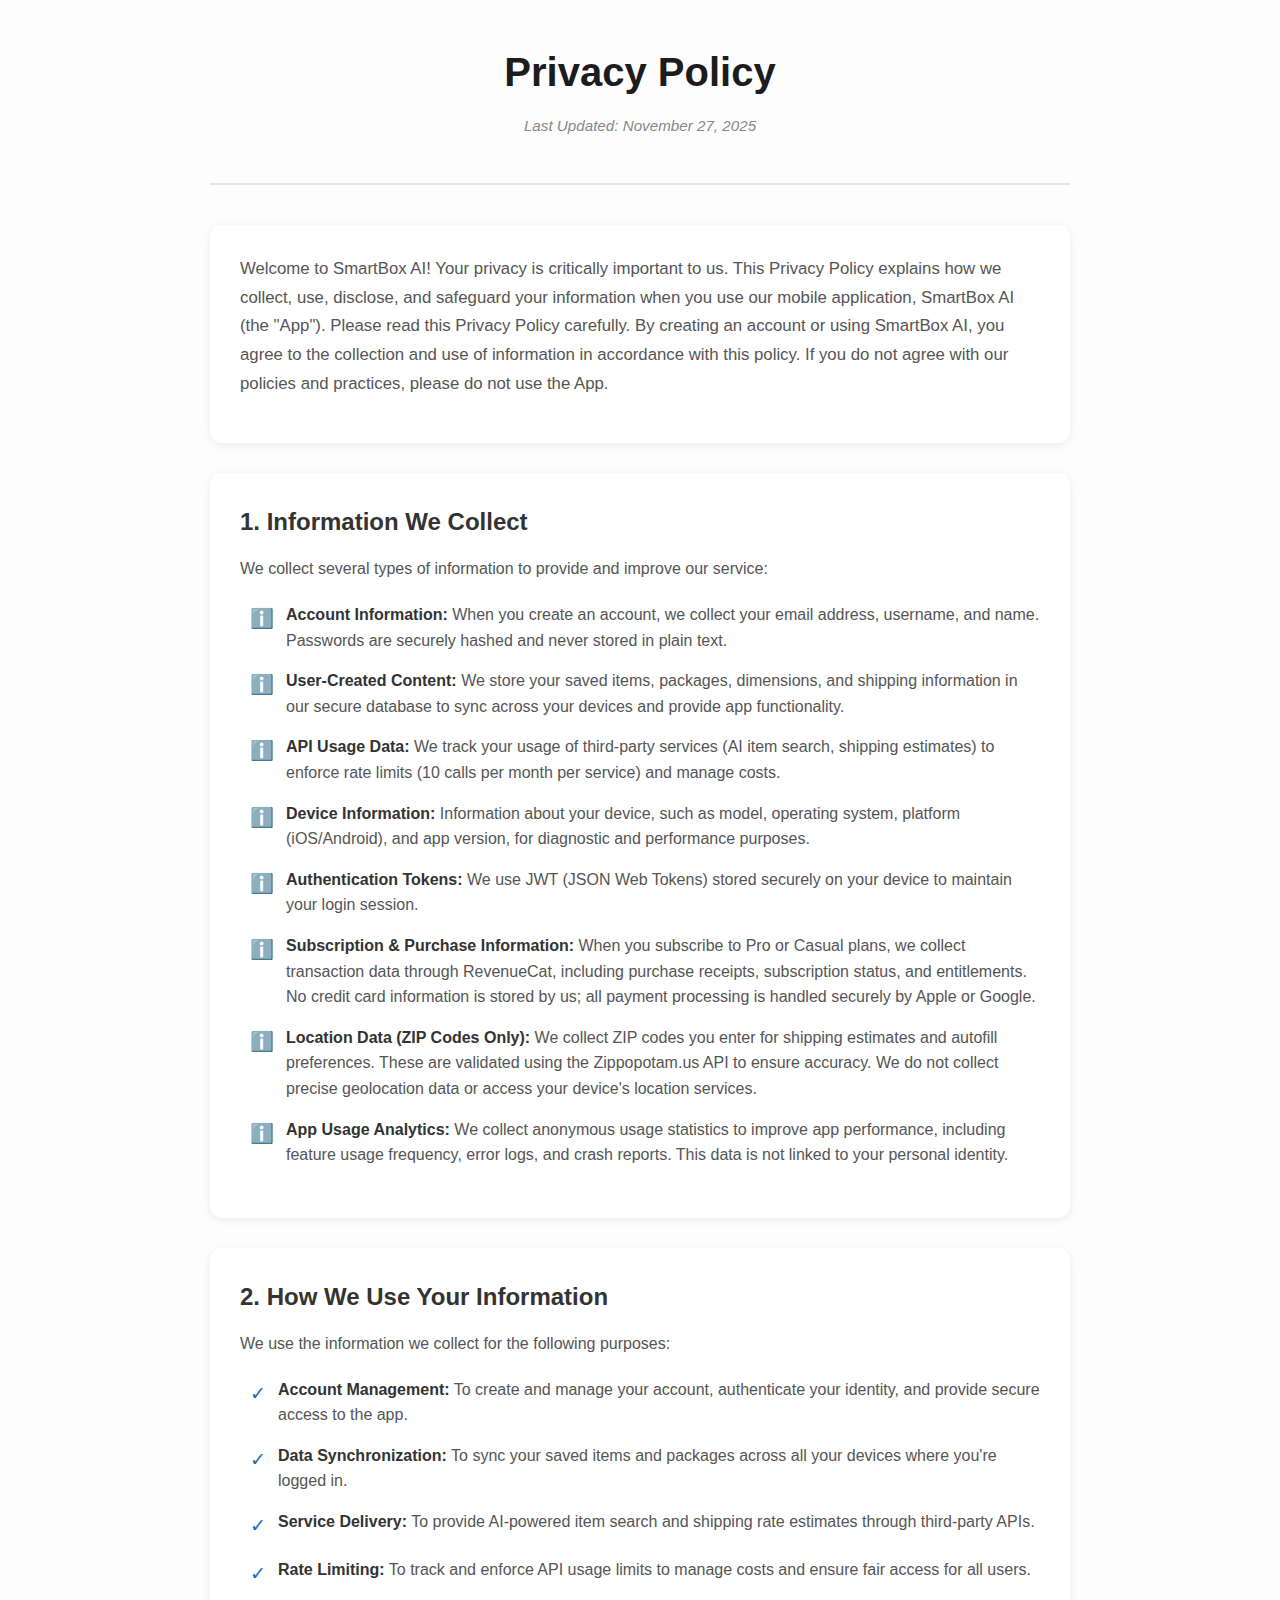
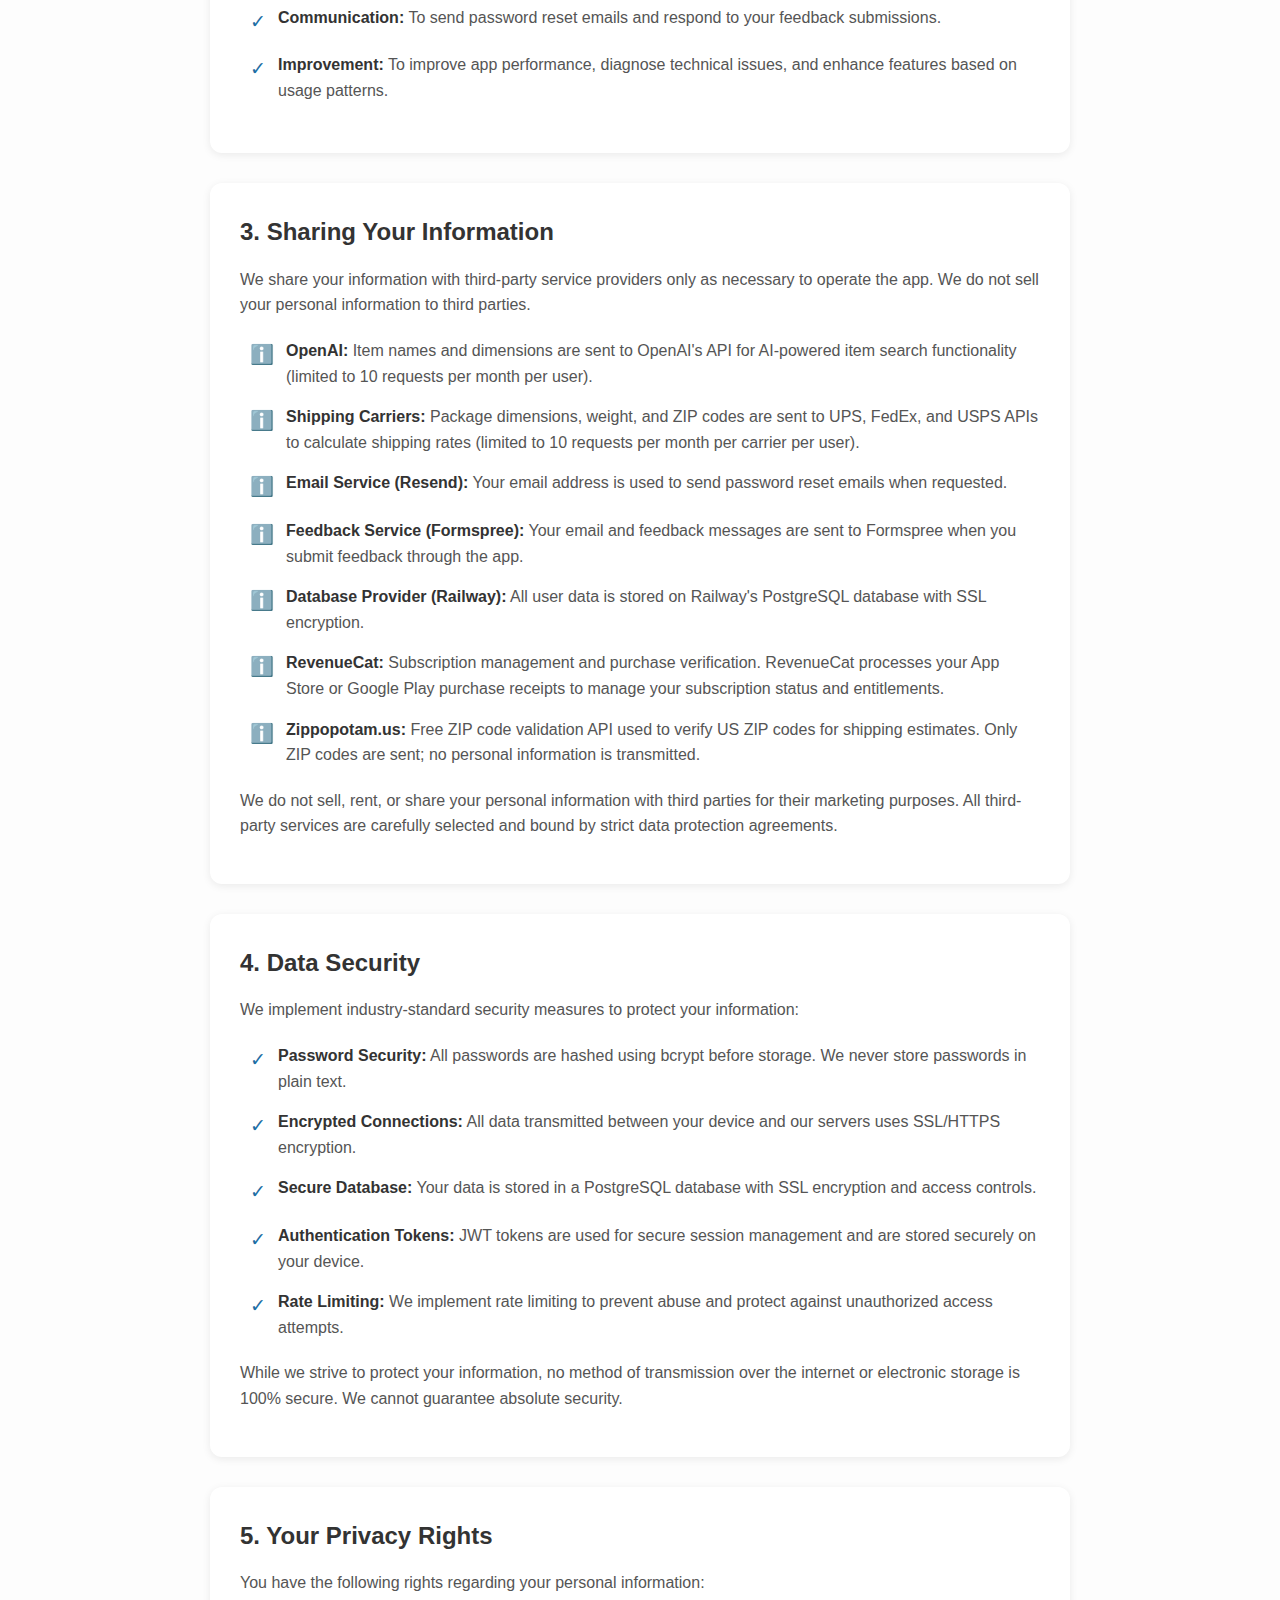
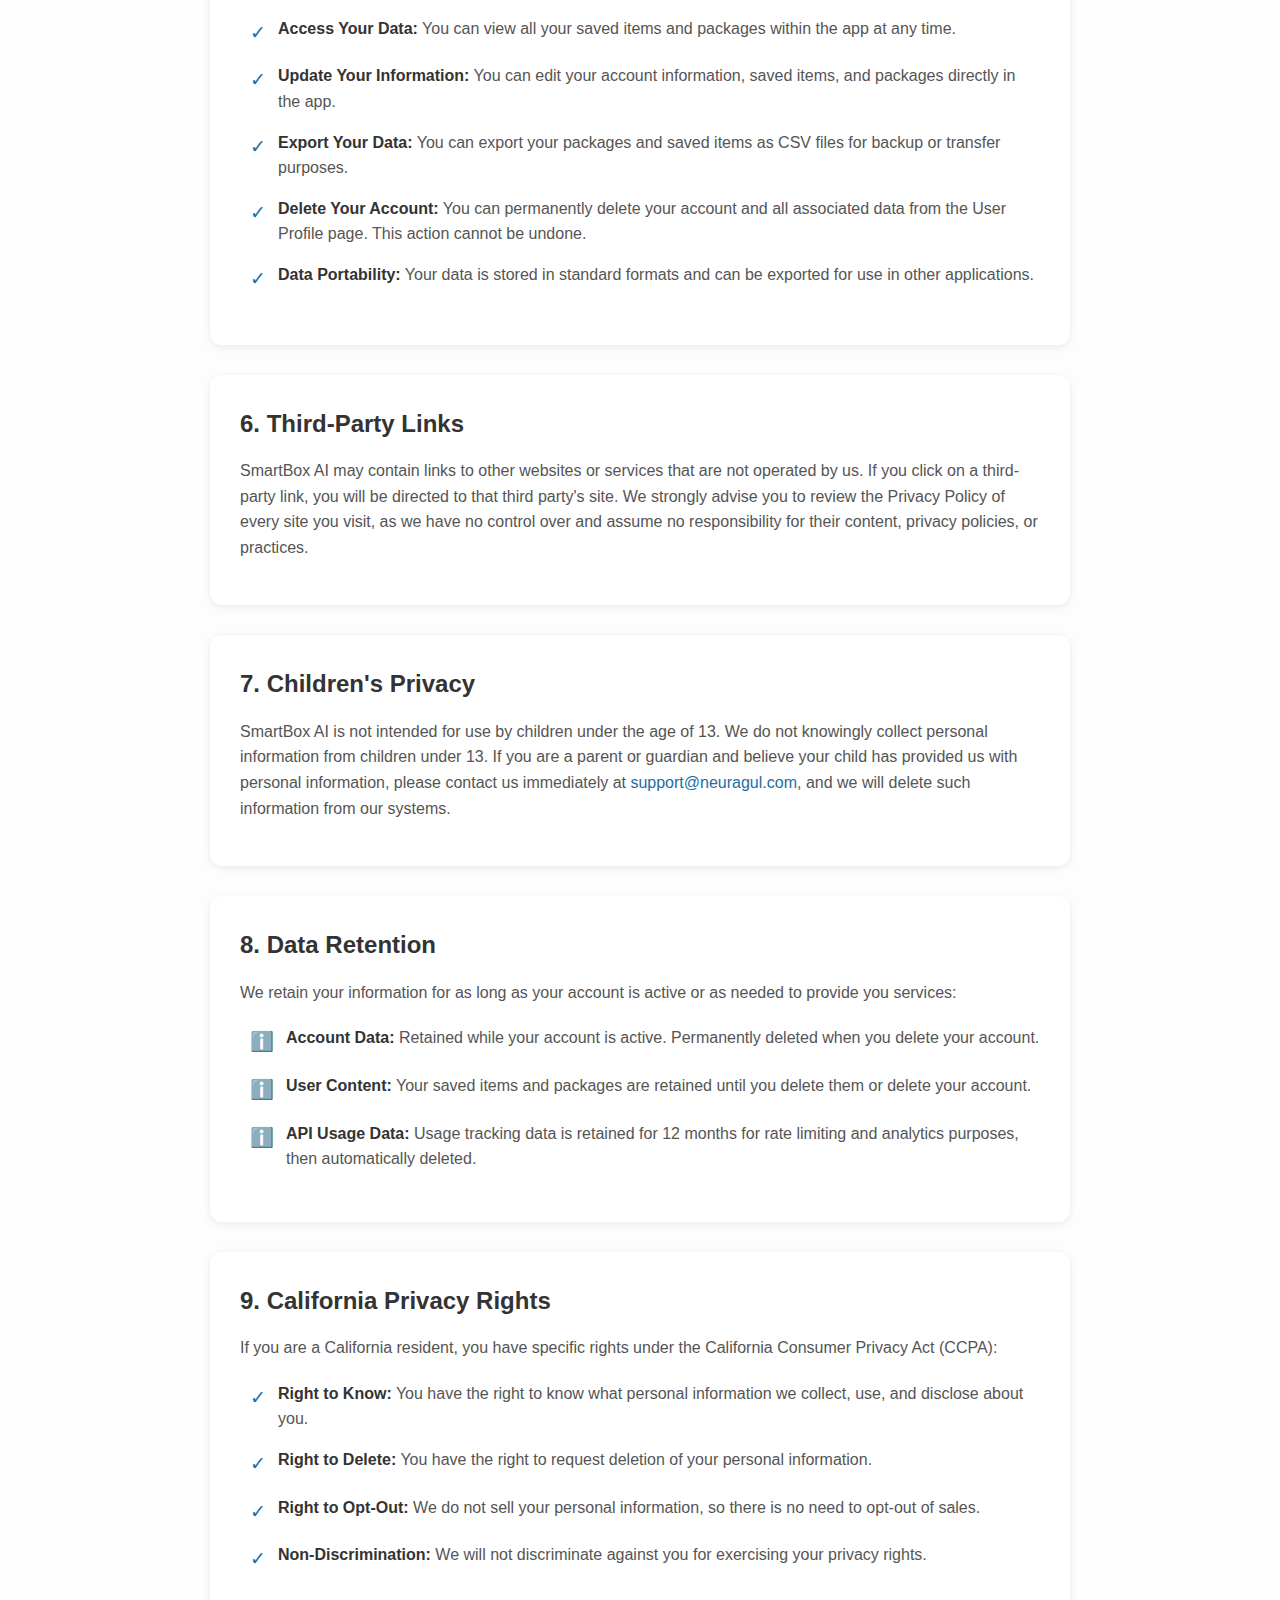
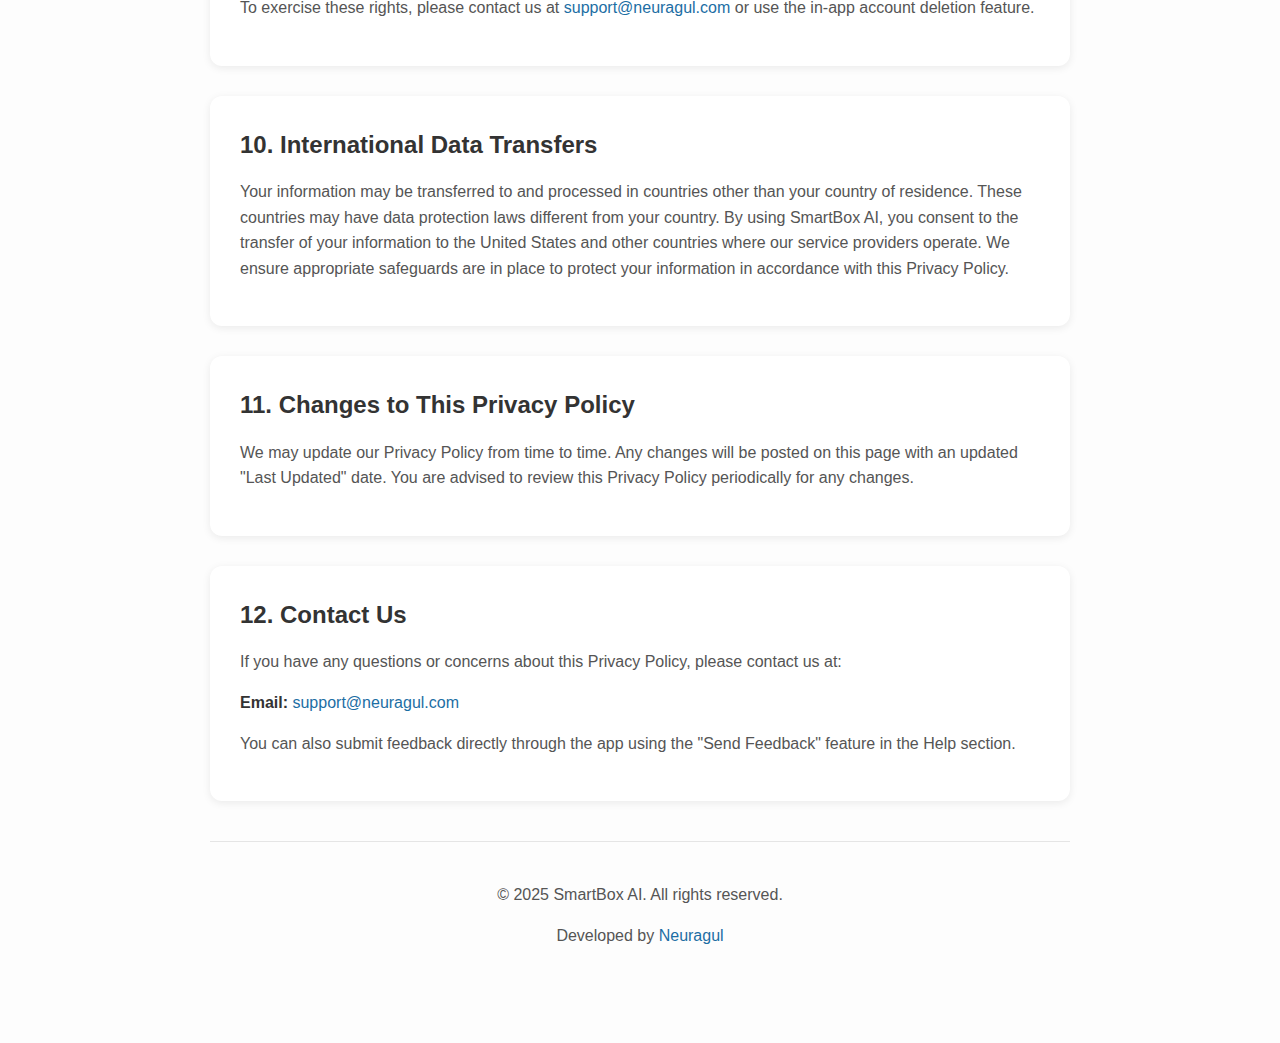
<file: privacy-policy.html>
<!DOCTYPE html>
<html lang="en">
<head>
    <meta charset="UTF-8">
    <meta name="viewport" content="width=device-width, initial-scale=1.0">
    <meta name="description" content="SmartBox AI Privacy Policy - Learn how we collect, use, and protect your personal information.">
    <title>Privacy Policy - SmartBox AI</title>
    <style>
        * {
            margin: 0;
            padding: 0;
            box-sizing: border-box;
        }

        body {
            font-family: -apple-system, BlinkMacSystemFont, 'Segoe UI', 'Roboto', 'Oxygen', 'Ubuntu', 'Cantarell', sans-serif;
            line-height: 1.6;
            color: #333;
            background-color: #fdfdfd;
        }

        .container {
            max-width: 900px;
            margin: 0 auto;
            padding: 40px 20px;
        }

        header {
            text-align: center;
            margin-bottom: 40px;
            padding-bottom: 30px;
            border-bottom: 2px solid #e5e5e5;
        }

        h1 {
            font-size: 2.5rem;
            color: #1c1c1e;
            margin-bottom: 10px;
            font-weight: 700;
        }

        .last-updated {
            font-size: 0.95rem;
            color: #888;
            font-style: italic;
        }

        .section {
            background: #fff;
            border-radius: 12px;
            padding: 30px;
            margin-bottom: 30px;
            box-shadow: 0 2px 8px rgba(0, 0, 0, 0.08);
        }

        h2 {
            font-size: 1.5rem;
            color: #333;
            margin-bottom: 15px;
            font-weight: 600;
        }

        p {
            margin-bottom: 15px;
            color: #555;
            font-size: 1rem;
        }

        .bullet-list {
            margin: 20px 0;
        }

        .bullet-item {
            display: flex;
            align-items: flex-start;
            margin-bottom: 15px;
            padding-left: 10px;
        }

        .bullet-icon {
            color: #1C6EA4;
            margin-right: 12px;
            font-size: 1.2rem;
            flex-shrink: 0;
            margin-top: 2px;
        }

        .bullet-text {
            flex: 1;
            color: #555;
            font-size: 1rem;
        }

        .bold-text {
            font-weight: 600;
            color: #333;
        }

        .intro-text {
            font-size: 1.05rem;
            line-height: 1.7;
        }

        footer {
            text-align: center;
            padding: 40px 20px;
            color: #888;
            font-size: 0.9rem;
            border-top: 1px solid #e5e5e5;
            margin-top: 40px;
        }

        a {
            color: #1C6EA4;
            text-decoration: none;
        }

        a:hover {
            text-decoration: underline;
        }

        @media (max-width: 768px) {
            .container {
                padding: 20px 15px;
            }

            h1 {
                font-size: 2rem;
            }

            h2 {
                font-size: 1.3rem;
            }

            .section {
                padding: 20px;
            }
        }
    </style>
</head>
<body>
    <div class="container">
        <header>
            <h1>Privacy Policy</h1>
            <p class="last-updated">Last Updated: November 27, 2025</p>
        </header>

        <!-- Introduction -->
        <div class="section">
            <p class="intro-text">
                Welcome to SmartBox AI! Your privacy is critically important to us. This Privacy
                Policy explains how we collect, use, disclose, and safeguard your
                information when you use our mobile application, SmartBox AI (the "App"). 
                Please read this Privacy Policy carefully. By creating an account or using 
                SmartBox AI, you agree to the collection and use of information in accordance 
                with this policy. If you do not agree with our policies and practices, please 
                do not use the App.
            </p>
        </div>

        <!-- Section 1: Information We Collect -->
        <div class="section">
            <h2>1. Information We Collect</h2>
            <p>We collect several types of information to provide and improve our service:</p>
            
            <div class="bullet-list">
                <div class="bullet-item">
                    <span class="bullet-icon">ℹ️</span>
                    <div class="bullet-text">
                        <span class="bold-text">Account Information:</span> When you create an account, we collect your email address, username, and name. Passwords are securely hashed and never stored in plain text.
                    </div>
                </div>
                
                <div class="bullet-item">
                    <span class="bullet-icon">ℹ️</span>
                    <div class="bullet-text">
                        <span class="bold-text">User-Created Content:</span> We store your saved items, packages, dimensions, and shipping information in our secure database to sync across your devices and provide app functionality.
                    </div>
                </div>
                
                <div class="bullet-item">
                    <span class="bullet-icon">ℹ️</span>
                    <div class="bullet-text">
                        <span class="bold-text">API Usage Data:</span> We track your usage of third-party services (AI item search, shipping estimates) to enforce rate limits (10 calls per month per service) and manage costs.
                    </div>
                </div>
                
                <div class="bullet-item">
                    <span class="bullet-icon">ℹ️</span>
                    <div class="bullet-text">
                        <span class="bold-text">Device Information:</span> Information about your device, such as model, operating system, platform (iOS/Android), and app version, for diagnostic and performance purposes.
                    </div>
                </div>
                
                <div class="bullet-item">
                    <span class="bullet-icon">ℹ️</span>
                    <div class="bullet-text">
                        <span class="bold-text">Authentication Tokens:</span> We use JWT (JSON Web Tokens) stored securely on your device to maintain your login session.
                    </div>
                </div>
                
                <div class="bullet-item">
                    <span class="bullet-icon">ℹ️</span>
                    <div class="bullet-text">
                        <span class="bold-text">Subscription & Purchase Information:</span> When you subscribe to Pro or Casual plans, we collect transaction data through RevenueCat, including purchase receipts, subscription status, and entitlements. No credit card information is stored by us; all payment processing is handled securely by Apple or Google.
                    </div>
                </div>
                
                <div class="bullet-item">
                    <span class="bullet-icon">ℹ️</span>
                    <div class="bullet-text">
                        <span class="bold-text">Location Data (ZIP Codes Only):</span> We collect ZIP codes you enter for shipping estimates and autofill preferences. These are validated using the Zippopotam.us API to ensure accuracy. We do not collect precise geolocation data or access your device's location services.
                    </div>
                </div>
                
                <div class="bullet-item">
                    <span class="bullet-icon">ℹ️</span>
                    <div class="bullet-text">
                        <span class="bold-text">App Usage Analytics:</span> We collect anonymous usage statistics to improve app performance, including feature usage frequency, error logs, and crash reports. This data is not linked to your personal identity.
                    </div>
                </div>
            </div>
        </div>

        <!-- Section 2: How We Use Your Information -->
        <div class="section">
            <h2>2. How We Use Your Information</h2>
            <p>We use the information we collect for the following purposes:</p>
            
            <div class="bullet-list">
                <div class="bullet-item">
                    <span class="bullet-icon">✓</span>
                    <div class="bullet-text">
                        <span class="bold-text">Account Management:</span> To create and manage your account, authenticate your identity, and provide secure access to the app.
                    </div>
                </div>
                
                <div class="bullet-item">
                    <span class="bullet-icon">✓</span>
                    <div class="bullet-text">
                        <span class="bold-text">Data Synchronization:</span> To sync your saved items and packages across all your devices where you're logged in.
                    </div>
                </div>
                
                <div class="bullet-item">
                    <span class="bullet-icon">✓</span>
                    <div class="bullet-text">
                        <span class="bold-text">Service Delivery:</span> To provide AI-powered item search and shipping rate estimates through third-party APIs.
                    </div>
                </div>
                
                <div class="bullet-item">
                    <span class="bullet-icon">✓</span>
                    <div class="bullet-text">
                        <span class="bold-text">Rate Limiting:</span> To track and enforce API usage limits to manage costs and ensure fair access for all users.
                    </div>
                </div>
                
                <div class="bullet-item">
                    <span class="bullet-icon">✓</span>
                    <div class="bullet-text">
                        <span class="bold-text">Communication:</span> To send password reset emails and respond to your feedback submissions.
                    </div>
                </div>
                
                <div class="bullet-item">
                    <span class="bullet-icon">✓</span>
                    <div class="bullet-text">
                        <span class="bold-text">Improvement:</span> To improve app performance, diagnose technical issues, and enhance features based on usage patterns.
                    </div>
                </div>
            </div>
        </div>

        <!-- Section 3: Sharing Your Information -->
        <div class="section">
            <h2>3. Sharing Your Information</h2>
            <p>We share your information with third-party service providers only as necessary to operate the app. We do not sell your personal information to third parties.</p>
            
            <div class="bullet-list">
                <div class="bullet-item">
                    <span class="bullet-icon">ℹ️</span>
                    <div class="bullet-text">
                        <span class="bold-text">OpenAI:</span> Item names and dimensions are sent to OpenAI's API for AI-powered item search functionality (limited to 10 requests per month per user).
                    </div>
                </div>
                
                <div class="bullet-item">
                    <span class="bullet-icon">ℹ️</span>
                    <div class="bullet-text">
                        <span class="bold-text">Shipping Carriers:</span> Package dimensions, weight, and ZIP codes are sent to UPS, FedEx, and USPS APIs to calculate shipping rates (limited to 10 requests per month per carrier per user).
                    </div>
                </div>
                
                <div class="bullet-item">
                    <span class="bullet-icon">ℹ️</span>
                    <div class="bullet-text">
                        <span class="bold-text">Email Service (Resend):</span> Your email address is used to send password reset emails when requested.
                    </div>
                </div>
                
                <div class="bullet-item">
                    <span class="bullet-icon">ℹ️</span>
                    <div class="bullet-text">
                        <span class="bold-text">Feedback Service (Formspree):</span> Your email and feedback messages are sent to Formspree when you submit feedback through the app.
                    </div>
                </div>
                
                <div class="bullet-item">
                    <span class="bullet-icon">ℹ️</span>
                    <div class="bullet-text">
                        <span class="bold-text">Database Provider (Railway):</span> All user data is stored on Railway's PostgreSQL database with SSL encryption.
                    </div>
                </div>
                
                <div class="bullet-item">
                    <span class="bullet-icon">ℹ️</span>
                    <div class="bullet-text">
                        <span class="bold-text">RevenueCat:</span> Subscription management and purchase verification. RevenueCat processes your App Store or Google Play purchase receipts to manage your subscription status and entitlements.
                    </div>
                </div>
                
                <div class="bullet-item">
                    <span class="bullet-icon">ℹ️</span>
                    <div class="bullet-text">
                        <span class="bold-text">Zippopotam.us:</span> Free ZIP code validation API used to verify US ZIP codes for shipping estimates. Only ZIP codes are sent; no personal information is transmitted.
                    </div>
                </div>
            </div>
            
            <p>We do not sell, rent, or share your personal information with third parties for their marketing purposes. All third-party services are carefully selected and bound by strict data protection agreements.</p>
        </div>

        <!-- Section 4: Data Security -->
        <div class="section">
            <h2>4. Data Security</h2>
            <p>We implement industry-standard security measures to protect your information:</p>
            
            <div class="bullet-list">
                <div class="bullet-item">
                    <span class="bullet-icon">✓</span>
                    <div class="bullet-text">
                        <span class="bold-text">Password Security:</span> All passwords are hashed using bcrypt before storage. We never store passwords in plain text.
                    </div>
                </div>
                
                <div class="bullet-item">
                    <span class="bullet-icon">✓</span>
                    <div class="bullet-text">
                        <span class="bold-text">Encrypted Connections:</span> All data transmitted between your device and our servers uses SSL/HTTPS encryption.
                    </div>
                </div>
                
                <div class="bullet-item">
                    <span class="bullet-icon">✓</span>
                    <div class="bullet-text">
                        <span class="bold-text">Secure Database:</span> Your data is stored in a PostgreSQL database with SSL encryption and access controls.
                    </div>
                </div>
                
                <div class="bullet-item">
                    <span class="bullet-icon">✓</span>
                    <div class="bullet-text">
                        <span class="bold-text">Authentication Tokens:</span> JWT tokens are used for secure session management and are stored securely on your device.
                    </div>
                </div>
                
                <div class="bullet-item">
                    <span class="bullet-icon">✓</span>
                    <div class="bullet-text">
                        <span class="bold-text">Rate Limiting:</span> We implement rate limiting to prevent abuse and protect against unauthorized access attempts.
                    </div>
                </div>
            </div>
            
            <p>While we strive to protect your information, no method of transmission over the internet or electronic storage is 100% secure. We cannot guarantee absolute security.</p>
        </div>

        <!-- Section 5: Your Privacy Rights -->
        <div class="section">
            <h2>5. Your Privacy Rights</h2>
            <p>You have the following rights regarding your personal information:</p>
            
            <div class="bullet-list">
                <div class="bullet-item">
                    <span class="bullet-icon">✓</span>
                    <div class="bullet-text">
                        <span class="bold-text">Access Your Data:</span> You can view all your saved items and packages within the app at any time.
                    </div>
                </div>
                
                <div class="bullet-item">
                    <span class="bullet-icon">✓</span>
                    <div class="bullet-text">
                        <span class="bold-text">Update Your Information:</span> You can edit your account information, saved items, and packages directly in the app.
                    </div>
                </div>
                
                <div class="bullet-item">
                    <span class="bullet-icon">✓</span>
                    <div class="bullet-text">
                        <span class="bold-text">Export Your Data:</span> You can export your packages and saved items as CSV files for backup or transfer purposes.
                    </div>
                </div>
                
                <div class="bullet-item">
                    <span class="bullet-icon">✓</span>
                    <div class="bullet-text">
                        <span class="bold-text">Delete Your Account:</span> You can permanently delete your account and all associated data from the User Profile page. This action cannot be undone.
                    </div>
                </div>
                
                <div class="bullet-item">
                    <span class="bullet-icon">✓</span>
                    <div class="bullet-text">
                        <span class="bold-text">Data Portability:</span> Your data is stored in standard formats and can be exported for use in other applications.
                    </div>
                </div>
            </div>
        </div>

        <!-- Section 6: Third-Party Links -->
        <div class="section">
            <h2>6. Third-Party Links</h2>
            <p>
                SmartBox AI may contain links to other websites or services that are
                not operated by us. If you click on a third-party link, you will be
                directed to that third party's site. We strongly advise you to
                review the Privacy Policy of every site you visit, as we have no
                control over and assume no responsibility for their content, privacy
                policies, or practices.
            </p>
        </div>

        <!-- Section 7: Children's Privacy -->
        <div class="section">
            <h2>7. Children's Privacy</h2>
            <p>
                SmartBox AI is not intended for use by children under the age of 13. We do not knowingly collect personal information from children under 13. If you are a parent or guardian and believe your child has provided us with personal information, please contact us immediately at <a href="mailto:support@neuragul.com">support@neuragul.com</a>, and we will delete such information from our systems.
            </p>
        </div>

        <!-- Section 8: Data Retention -->
        <div class="section">
            <h2>8. Data Retention</h2>
            <p>We retain your information for as long as your account is active or as needed to provide you services:</p>
            
            <div class="bullet-list">
                <div class="bullet-item">
                    <span class="bullet-icon">ℹ️</span>
                    <div class="bullet-text">
                        <span class="bold-text">Account Data:</span> Retained while your account is active. Permanently deleted when you delete your account.
                    </div>
                </div>
                
                <div class="bullet-item">
                    <span class="bullet-icon">ℹ️</span>
                    <div class="bullet-text">
                        <span class="bold-text">User Content:</span> Your saved items and packages are retained until you delete them or delete your account.
                    </div>
                </div>
                
                <div class="bullet-item">
                    <span class="bullet-icon">ℹ️</span>
                    <div class="bullet-text">
                        <span class="bold-text">API Usage Data:</span> Usage tracking data is retained for 12 months for rate limiting and analytics purposes, then automatically deleted.
                    </div>
                </div>
            </div>
        </div>

        <!-- Section 9: California Privacy Rights -->
        <div class="section">
            <h2>9. California Privacy Rights</h2>
            <p>If you are a California resident, you have specific rights under the California Consumer Privacy Act (CCPA):</p>
            
            <div class="bullet-list">
                <div class="bullet-item">
                    <span class="bullet-icon">✓</span>
                    <div class="bullet-text">
                        <span class="bold-text">Right to Know:</span> You have the right to know what personal information we collect, use, and disclose about you.
                    </div>
                </div>
                
                <div class="bullet-item">
                    <span class="bullet-icon">✓</span>
                    <div class="bullet-text">
                        <span class="bold-text">Right to Delete:</span> You have the right to request deletion of your personal information.
                    </div>
                </div>
                
                <div class="bullet-item">
                    <span class="bullet-icon">✓</span>
                    <div class="bullet-text">
                        <span class="bold-text">Right to Opt-Out:</span> We do not sell your personal information, so there is no need to opt-out of sales.
                    </div>
                </div>
                
                <div class="bullet-item">
                    <span class="bullet-icon">✓</span>
                    <div class="bullet-text">
                        <span class="bold-text">Non-Discrimination:</span> We will not discriminate against you for exercising your privacy rights.
                    </div>
                </div>
            </div>
            
            <p>To exercise these rights, please contact us at <a href="mailto:support@neuragul.com">support@neuragul.com</a> or use the in-app account deletion feature.</p>
        </div>

        <!-- Section 10: International Data Transfers -->
        <div class="section">
            <h2>10. International Data Transfers</h2>
            <p>
                Your information may be transferred to and processed in countries other than your country of residence. These countries may have data protection laws different from your country. By using SmartBox AI, you consent to the transfer of your information to the United States and other countries where our service providers operate. We ensure appropriate safeguards are in place to protect your information in accordance with this Privacy Policy.
            </p>
        </div>

        <!-- Section 11: Changes to This Privacy Policy -->
        <div class="section">
            <h2>11. Changes to This Privacy Policy</h2>
            <p>
                We may update our Privacy Policy from time to time. Any changes will
                be posted on this page with an updated "Last Updated" date. You are
                advised to review this Privacy Policy periodically for any changes.
            </p>
        </div>

        <!-- Section 12: Contact Us -->
        <div class="section">
            <h2>12. Contact Us</h2>
            <p>
                If you have any questions or concerns about this Privacy Policy,
                please contact us at:
            </p>
            <p>
                <span class="bold-text">Email:</span> <a href="mailto:support@neuragul.com">support@neuragul.com</a>
            </p>
            <p>
                You can also submit feedback directly through the app using the "Send Feedback" feature in the Help section.
            </p>
        </div>

        <footer>
            <p>&copy; 2025 SmartBox AI. All rights reserved.</p>
            <p>Developed by <a href="https://neuragul.com" target="_blank">Neuragul</a></p>
        </footer>
    </div>
</body>
</html>
</file>
<file: assets/css/flipdown.css>
/* THEMES */

/********** Theme: dark **********/
/* Font styles */
.flipdown.flipdown__theme-dark {
  font-family: sans-serif;
  font-weight: bold;
}
/* Rotor group headings */
.flipdown.flipdown__theme-dark .rotor-group-heading:before {
  color: #000000;
}
/* Delimeters */
.flipdown.flipdown__theme-dark .rotor-group:nth-child(n+2):nth-child(-n+3):before,
.flipdown.flipdown__theme-dark .rotor-group:nth-child(n+2):nth-child(-n+3):after {
  background-color: #151515;
}
/* Rotor tops */
.flipdown.flipdown__theme-dark .rotor,
.flipdown.flipdown__theme-dark .rotor-top,
.flipdown.flipdown__theme-dark .rotor-leaf-front {
  color: #FFFFFF;
  background-color: #151515;
}
/* Rotor bottoms */
.flipdown.flipdown__theme-dark .rotor-bottom,
.flipdown.flipdown__theme-dark .rotor-leaf-rear {
  color: #EFEFEF;
  background-color: #202020;
}
/* Hinge */
.flipdown.flipdown__theme-dark .rotor:after {
  border-top: solid 1px #151515;
}

/********** Theme: light **********/
/* Font styles */
.flipdown.flipdown__theme-light {
  font-family: sans-serif;
  font-weight: bold;
}
/* Rotor group headings */
.flipdown.flipdown__theme-light .rotor-group-heading:before {
  color: #EEEEEE;
}
/* Delimeters */
.flipdown.flipdown__theme-light .rotor-group:nth-child(n+2):nth-child(-n+3):before,
.flipdown.flipdown__theme-light .rotor-group:nth-child(n+2):nth-child(-n+3):after {
  background-color: #DDDDDD;
}
/* Rotor tops */
.flipdown.flipdown__theme-light .rotor,
.flipdown.flipdown__theme-light .rotor-top,
.flipdown.flipdown__theme-light .rotor-leaf-front {
  color: #222222;
  background-color: #DDDDDD;
}
/* Rotor bottoms */
.flipdown.flipdown__theme-light .rotor-bottom,
.flipdown.flipdown__theme-light .rotor-leaf-rear {
  color: #333333;
  background-color: #EEEEEE;
}
/* Hinge */
.flipdown.flipdown__theme-light .rotor:after {
  border-top: solid 1px #222222;
}

/* END OF THEMES */

.flipdown {
  overflow: visible;
  width: 510px;
  height: 110px;
}

.flipdown .rotor-group {
  position: relative;
  float: left;
  padding-right: 30px;
}

.flipdown .rotor-group:last-child {
  padding-right: 0;
}

.flipdown .rotor-group-heading:before {
  display: block;
  height: 30px;
  line-height: 30px;
  text-align: center;
}

.flipdown .rotor-group:nth-child(1) .rotor-group-heading:before {
  content: attr(data-before);
}

.flipdown .rotor-group:nth-child(2) .rotor-group-heading:before {
  content: attr(data-before);
}

.flipdown .rotor-group:nth-child(3) .rotor-group-heading:before {
  content: attr(data-before);
}

.flipdown .rotor-group:nth-child(4) .rotor-group-heading:before {
  content: attr(data-before);
}

.flipdown .rotor-group:nth-child(n+2):nth-child(-n+3):before {
  content: '';
  position: absolute;
  bottom: 20px;
  left: 115px;
  width: 10px;
  height: 10px;
  border-radius: 50%;
}

.flipdown .rotor-group:nth-child(n+2):nth-child(-n+3):after {
  content: '';
  position: absolute;
  bottom: 50px;
  left: 115px;
  width: 10px;
  height: 10px;
  border-radius: 50%;
}

.flipdown .rotor {
  position: relative;
  float: left;
  width: 50px;
  height: 80px;
  margin: 0px 5px 0px 0px;
  border-radius: 4px;
  font-size: 4rem;
  text-align: center;
  perspective: 200px;
}

.flipdown .rotor:last-child {
  margin-right: 0;
}

.flipdown .rotor-top,
.flipdown .rotor-bottom {
  overflow: hidden;
  position: absolute;
  width: 50px;
  height: 40px;
}

.flipdown .rotor-leaf {
  z-index: 1;
  position: absolute;
  width: 50px;
  height: 80px;
  transform-style: preserve-3d;
  transition: transform 0s;
}

.flipdown .rotor-leaf.flipped {
  transform: rotateX(-180deg);
  transition: all 0.5s ease-in-out;
}

.flipdown .rotor-leaf-front,
.flipdown .rotor-leaf-rear {
  overflow: hidden;
  position: absolute;
  width: 50px;
  height: 40px;
  margin: 0;
  transform: rotateX(0deg);
  backface-visibility: hidden;
  -webkit-backface-visibility: hidden;
}

.flipdown .rotor-leaf-front {
  line-height: 80px;
  border-radius: 4px 4px 0px 0px;
}

.flipdown .rotor-leaf-rear {
  line-height: 0px;
  border-radius: 0px 0px 4px 4px;
  transform: rotateX(-180deg);
}

.flipdown .rotor-top {
  line-height: 80px;
  border-radius: 4px 4px 0px 0px;
}

.flipdown .rotor-bottom {
  bottom: 0;
  line-height: 0px;
  border-radius: 0px 0px 4px 4px;
}

.flipdown .rotor:after {
  content: '';
  z-index: 2;
  position: absolute;
  bottom: 0px;
  left: 0px;
  width: 50px;
  height: 40px;
  border-radius: 0px 0px 4px 4px;
}

@media (max-width: 550px) {

  .flipdown {
    width: 312px;
    height: 70px;
  }

  .flipdown .rotor {
    font-size: 2.2rem;
    margin-right: 3px;
  }

  .flipdown .rotor,
  .flipdown .rotor-leaf,
  .flipdown .rotor-leaf-front,
  .flipdown .rotor-leaf-rear,
  .flipdown .rotor-top,
  .flipdown .rotor-bottom,
  .flipdown .rotor:after {
    width: 30px;
  }

  .flipdown .rotor-group {
    padding-right: 20px;
  }

  .flipdown .rotor-group:last-child {
    padding-right: 0px;
  }

  .flipdown .rotor-group-heading:before {
    font-size: 0.8rem;
    height: 20px;
    line-height: 20px;
  }

  .flipdown .rotor-group:nth-child(n+2):nth-child(-n+3):before,
  .flipdown .rotor-group:nth-child(n+2):nth-child(-n+3):after {
    left: 69px;
  }

  .flipdown .rotor-group:nth-child(n+2):nth-child(-n+3):before {
    bottom: 13px;
    height: 8px;
    width: 8px;
  }

  .flipdown .rotor-group:nth-child(n+2):nth-child(-n+3):after {
    bottom: 29px;
    height: 8px;
    width: 8px;
  }

  .flipdown .rotor-leaf-front,
  .flipdown .rotor-top {
    line-height: 50px;
  }

  .flipdown .rotor-leaf,
  .flipdown .rotor {
    height: 50px;
  }

  .flipdown .rotor-leaf-front,
  .flipdown .rotor-leaf-rear,
  .flipdown .rotor-top,
  .flipdown .rotor-bottom,
  .flipdown .rotor:after {
    height: 25px;
  }
}
</file>
<file: assets/css/responsive.css>
@media screen and (max-width: 1199px) {
	.topbar_icon li p {
		margin-right: 125px !important;
	}
	.hero-section-content h1 {
		font-size: 64px !important;
	}
}

@media screen and (max-width: 991px){
	header {
		background: #050023;
	}
	.main_menu{
		padding-top: 20px;
	}
	.home-content h1 {
		font-size: 55px !important;
	}
	.home-content {
		padding: 30% 0 !important;
	}
	.quality-service-chart .service-name h5 {
		font-size: 20px !important;
	}
}

@media screen and (max-width: 992px) {
	
	.section_padding {
		padding-top: 100px !important;
	}
	.top-bar {
		display: none !important;
	}
	 a.humber_menu {
		display: none;
	}
	.hero-section-text {
		padding-top: 25% !important;
	}
	.hero-section-content h1 {
		font-size: 46px !important;
	}
	.hero-section-content h4 {
		font-size: 28px!important;
	}
	.hero-section-content img {
		width: 42%!important;
	}
	section#feature-section{
		padding-bottom: 0;
	}
	section#about-us{
		padding-bottom: 0;
	}
	ul.about-icon {
		padding: 0;
		margin-bottom: 30px;
	}
	.about-text {
		margin-bottom: 50px;
	}
	.qna-count {
		margin-bottom: 30px !important;
	}
	
	section#services{
		padding-bottom: 0;
	}
	.service-section-title {
		padding-top: 50px !important;
		padding-bottom: 0 !important;
	}
	.service-card{
		margin-bottom: 30px;
	}
	.member_card{
		margin-bottom: 30px !important;
	}
	.blog-card {
		margin-bottom: 30px;
	}
	.partner-section .partner_box li {
		margin-right: 0 !important;
	}
	.partner-section .partner_box li:before{
		content: "";
		display: none;
	}
	.partner-section .partner_box li:after{
		content: "";
		display: none;
	}
	.partner-section {
		padding-top: 100px !important;
	}
	.partner-section .partner_box {
		border-bottom: 0 !important;
	}
	.testi_slider {
		width: 80% !important;
	}
	.testi_area_silder .owl-prev {
		left: 0 !important;
	}
	.testi_area_silder .owl-next {
		right: 0 !important;
	}
}

@media screen and (max-width: 767px) {
	.home-content h4 {
		font-size: 20px;
	}
	.home-title svg {
		width: 22px;
	}
	.home-content h1 {
		font-size: 42px !important;
	}
	.home-content {
		padding: 50% 0 !important;
	}
	.main_btn2 {
		display: none !important;
	}
	.section-title {
		margin-bottom: 50px !important;
	}
	.section_padding {
		padding-top: 80px !important;
	}
	.about-img {
        margin-bottom: 50px;
    }
	.single-member {
		margin-bottom: 30px;
	}
	.footer-titile {
		margin-top: 30px !important;
	}
	
	ul.navbar-nav.main_menu.ms-auto {
		margin-top: 30px;
	}
	.foot_text {
		float: left !important;
	}
	}
	.foot_text li {
		margin-left: 0 !important;
	}
}
@media screen and (max-width: 780px) {
	.hero-section-text .big-title h3{
		font-size: 18px !important;
	}
	.hero-section-text .big-title h1{
		font-size: 60px !important;
	}
	.feature-card {
		margin-bottom: 30px;
	}
	.about-us-button {
		margin-bottom: 50px;
		margin-top: 30px;
	}
	.about_video {
		left: 40% !important;
	}
	.service-card-title h5 {
		font-size: 18px !important;
	}
	.section-title h1 {
		font-size: 30px !important;
	}
	.solution-bg {
		margin-bottom: 100px;
	}
	.portfolio-card {
		margin-bottom: 30px;
	}
	#about-us .section-title {
		padding: 0 !important;
	}
	.price-card {
		margin-bottom: 30px;
	}
	.member-card {
		margin-bottom: 30px;
	}
}

@media screen and (max-width: 440px) {
	.hero-section-text {
		padding-top: 50% !important;
	}
	.hero-section-text .big-title h1 {
		font-size: 42px !important;
	}
	.hero-section-text .big-title h3 {
		font-size: 16px !important;
	}
	.feature-title {
		padding-bottom: 50px !important;
	}
	a.slider_btn {
		font-size: 14px !important;
		width: 200px !important;
		line-height: 50px !important;
	}
	.section-title {
        padding-bottom: 50px !important;
        margin-bottom: 0 !important;
    }
	.appontment-title {
		padding-top: 0 !important;
	}
	.appontment-button {
		margin-top: 0 !important;
		float: left;
	}
	section#contact {
		padding: 0 !important;
		margin-bottom: 100px;
	}
	iframe {
		border-radius: 10px;
		margin: 0 auto;
		padding-bottom: 30px;
	}
	ul.social-media-links {
		padding-bottom: 30px;
	}
	.copy_area {
		text-align: center;
	}
	.copyright_content li {
		display: inline-block;
		margin: 0 15px !important;
		padding-top: 20px !important;
		float: inherit !important;
		text-decoration: none;
	}
}
</file>
<file: assets/css/dark-mode.css>
/*
Author       : AB_Themes
Template Name: Onion - Corporate Agency HTML Landing Template.
Version      : 1.0
*/
/*=============================================================
    CSS INDEX
    =============================
    01. GENERAL STYLE (body, link color, section-title, preloader btn, overlay, section-padding etc)
    02. START NAVBAR SECTION
    03. START HERO SECTION
    04. START ABOUT SECTION
    05. START SERVICE SECTION
    06. START PORTFOLIO SECTION
    07. START WORK PROCESS SECTION
    08. START FAQ SECTION
    09. START REVIEW SECTION
    10. START TEAM SECTION
    11. START BLOG SECTION
    12. START CONTACT SECTION
    13. START FOOTER SECTION

  =============================================================*/
  
/*
* ----------------------------------------------------------------------------------------
* 01.GENERAL STYLE
* ----------------------------------------------------------------------------------------
*/
@import url('https://fonts.googleapis.com/css2?family=DM+Sans:ital,opsz,wght@0,9..40,100..1000;1,9..40,100..1000&display=swap');
@import url('https://fonts.googleapis.com/css2?family=Plus+Jakarta+Sans:ital,wght@0,200..800;1,200..800&display=swap');

* {
    margin: 0;
    padding: 0;
    box-sizing: border-box;
    list-style-type: none;
    text-decoration: none;
}

body {
	background: #050023;
    overflow-x: hidden;
}

h1, h2, h3, h4, h5, h6 {
    font-family: "Plus Jakarta Sans", sans-serif;
    text-transform: capitalize;
}

a{
	text-decoration: none;
}

dl, ol, ul{
	padding: 0;
	margin: 0;
}
p {
    color: rgba(255, 255, 255, 0.6);
}
img{
	max-width: 100%;
}



/*========================
        DEFAULT CSS
===========================  */
.pb_0{
	padding-bottom: 0 !important;
}

.mt_30 {
    margin-top: 30px;
}
.mb_30{
	 margin-bottom: 30px;
}
.mb_20{
	margin-bottom: 20px;
}
.section_padding{
	padding-top: 100px;
	padding-bottom: 100px;
}
.title {
    padding-bottom: 60px;
    position: relative;
}
.title span {
    font-size: 16px;
    font-weight: 400;
    color: #3772FF;
    letter-spacing: 1.8px;
	position: relative;
}
.title > span::after {
    content: "";
    width: 40px;
    height: 1px;
    transform: translateY(15px);
    justify-content: center;
    background: #3772FF;
    margin-left: 10px;
    position: absolute;
}

.title h2 {
    padding-top: 30px;
    font-size: 34px;
    color: #fff;
    font-weight: 600;
    margin: 0;
}
/*========================
        NAVBAR
===========================  */
header {
    -webkit-transition: .7s;
    -o-transition: .7s;
    transition: .7s;
    position: absolute;
    width: 100%;
    padding: 15px 0;
    z-index: 1;
}
header .navbar.navbar-expand-lg {
    padding: 0;
}
header .navbar-toggler{
	border: 1px solid #fff;
}
header .navbar-toggler-icon{
	background-image: url("data:image/svg+xml;charset=utf8,%3Csvg viewBox='0 0 32 32' xmlns='http://www.w3.org/2000/svg'%3E%3Cpath stroke='rgba(255, 255, 255, 1)' stroke-width='2' stroke-linecap='round' stroke-miterlimit='10' d='M4 8h24M4 16h24M4 24h24'/%3E%3C/svg%3E");

}
button.navbar-toggler:focus:not(:focus-visible) {
    outline: 0;
    border-color: #fff;
    box-shadow: none;
}
.navbar-brand.main_logo{

}
.header.sticky {
    position: fixed;
    top: 0;
    left: 0;
    width: 100%;
    z-index: 99;
    box-shadow: 0px 4px 20px rgba(255, 255, 255, 0.1);
    background: #050023;
    animation: fadeInDown 1s both 0.2s;
}
.header.sticky .navbar{
	padding-top: 0;
}
.nav-bg {
    padding: 15px 20px;
    -webkit-transition: .7s;
    -o-transition: .7s;
    transition: .7s;
    position: relative;
}

.first-part {
    display: flex;
}

.first-part p {
    margin-right: 40px;
    color: #fff;
}

.second-part i {
    margin-right: 10px;
}
.main_menu li a{
    margin-right: 20px;
    color: #fff;
    font-size: 15px;
}
.main_menu li a:hover,
.main_menu li a:focus,
.main_menu li.current a{
	color: #3772FF;
}
.main_menu li a:hover,
.main_menu li.active a {
    color: #3772FF;
}

/*======================
        ABOUT
==========================  */


.about-more-content {
    margin-top: 50px;
}
.about-more-content .more-title img {
    border: 1px solid #fff;
    padding: 15px 15px;
    border-radius: 50%;
    text-align: center;
    line-height: 50px;
    margin-right: 20px;
}

.more-title {
    font-size: 24px;
    line-height: 20px;
    color: #fff;
}


.btn-about {
    position: relative;
    margin-top: 100px;
}
.about_btn {
    display: flex;
    margin-top: 60px;
}
.about-more-content .about_btn_2 {
    border: 1px solid #fff;
    display: block;
    width: 60px;
    height: 60px;
    color: #fff;
    border-radius: 50%;
    text-align: center;
    line-height: 60px;
    margin-left: 20px;
	transition: 0.3s ease-out;
}
.about_btn_1:hover + .about_btn_2 {
	background-color: #3772FF;
	border-color: #3772FF;
}


/*===========================
        SERVICE
==============================  */

.single-service {
    padding: 50px 30px;
    border-radius: 15px;
    margin-bottom: 10px;
    transition: all 0.4s ease-in-out;
    position: relative;
    perspective: 1200px;
	z-index: 1;
}
.single-service-text p{
	color: #FFF;
}

.single-service .single-service-img img {
    margin-bottom: 30px;
}

.single-service .single-service-title h3 {
    color: #fff;
}

.single-service .single-service-title p {
    font-style: normal;
    font-weight: 400;
}

.service_bg {
    position: absolute;
    top: 0;
    left: 0;
    width: 100%;
    height: 100%;
    border-radius: 15px;
    transition: transform 0.6s, background 0.6s;
    transform-style: preserve-3d;
    background: #080034;
    z-index: -1;
}

.single-service:hover .service_bg {
    transform: rotateY(180deg);
    background: #3772FF;
}

.service_content {
    position: relative;
}



/*========================
        COUNTDOWN
===========================  */

.countdown-section {
    background: url(../img/testimonial.png);
	width: 100%;
    background-size: cover;
    background-repeat: no-repeat;
    padding: 100px 0;
}

div#flipdown {
    margin: 0 auto;
    margin-top: 50px;
}

/* solution section start */


.solution-section-title h1 {
    font-size: 30px;
}

.solution-section-text {
    margin-top: 50px;
}


.quality-service-chart ol {
    list-style-type: none;
    padding: 0;
}

.quality-service-chart li {
    display: flex;
    align-items: start;
    margin-bottom: 10px;
    margin-bottom: 30px;
}

.quality-service-chart .number {
    margin-right: 10px;
}

.quality-service-chart .service-name {
    line-height: 1.4;
    margin-left: 20px;
}

.quality-service-chart .service-name h5 {
    font-size: 26px;
    margin-bottom: 20px;
    font-weight: bold;
	color: #fff;
}

.quality-service-chart .service-name p {
}

/* solution section end */


/* FAQ SECTION STARTING  */
.faq-area {
  overflow: hidden;
}
.faq__item-left {
  max-width: 552px;
  position: sticky;
  top: 0px;
}
.faq__item-left .title h2 {
    margin-bottom: 40px;
}
.faq-four__accordion .accordion-button {
  font-size: 32px;
  line-height: 48px;
  font-weight: 500;
  font-family: var(--space-grotesk);
}
.accordion-item {
	background-color: #080034;
	color: #fff; 
	transition: all 0.3s; 
}
.accordion-button:not(.collapsed) {
    color: #fff;
    background-color: #080034;
    border: 1px solid rgba(255,255,255, 0.1);
    box-shadow: none;
}
.accordion-button:focus {
    border-color: rgba(255,255,255, 0.1);
    outline: none;
    box-shadow: none;
}
.accordion-button {
    color: #fff;
	border: 1px solid transparent;
    background: transparent;
	transition: all 0.3s; 
}
.accordion-button::after {
	content: '\02795';
	font-size: 13px;
	color: black;
	margin-left: 5px; 
	transition: color 0.3s;
	position: absolute;
	right: 10px; 
	top: 50%;
	transform: translateY(-50%);
}
.accordion-item:hover .accordion-button::after {
	color: #fff;
}
.accordion-button:not(.collapsed)::after {
	content: '\02796';
	position: absolute;
	right: 10px; 
	top: 50%;
	transform: translateY(-50%);
	background-image: none;
}
@media (max-width: 991px) {
  .faq-four__accordion .accordion-button {
    font-size: 22px !important;
    line-height: 36px !important;
  }
}

/* Testimonial start  */
.testmonial-section {
    overflow: hidden;
}
.testimonial__item {
    background-color: #080034;
    border-radius: 16px;
    padding: 40px;
    position: relative;
    transform: rotate(4deg);
    z-index: 1;
}
.testimonial__item_wrp {
    border-radius: 16px;
    background-color: #3772FF;
    transform: rotate(-4deg);
    margin: 50px 0;
}

.testimonial__item p {
    font-size: 18px;
    line-height: 38px;
    font-weight: 500;
    margin-bottom: 30px;
}

.testimonial__item .coma-top {
    position: absolute;
    left: 15px;
    top: 10px;
    z-index: -1;
}

.testimonial__item span {
    color: rgba(255, 255, 255, 0.7);
    font-size: 14px;
    margin-left: 5px;
}
.testimonial__item .coma-bottom {
    position: absolute;
    right: 40px;
    bottom: 15px;
    z-index: -1;
}

.testimonial__item .star i {
    color: #ffc532;
    font-size: 16px;
    line-height: 32px;
}
.testmonial-section .owl-carousel .owl-item img {
    width: inherit;
}


/* price table start  */

.price-table-title {
    margin: 100px;
}

.price-card {
    border: none;
    margin-bottom: 20px;
    border-radius: 10px;
    background: rgb(243, 243, 243);
    padding: 14px 22px 39px;
    transition: all 0.5s ease 0s;
}

.price-card-header {
    padding: 20px;
    padding-top: 50px;
}

.price-card-body {
    padding: 20px;
}

.price-card:hover .price-btn {
    background-color: #fff;
    color: #000;
}

.price {
    font-size: 32px;
    font-weight: bold;
    color: #fff;
}

.price small {
    color: #fff;
    font-size: small;
}

.list-unstyled li {
    margin-bottom: 20px;
    font-size: 14px;
    color: #ddd;
}

.list-unstyled li i {
    margin-right: 5px;
    color: #003CFF;
}

.list-unstyled {
    /* background-color: #fff; */
    padding: 30px;
    /* color: #fff; */
    border-radius: 5px;
}

.active-price-card {
    background-color: #3772FF !important;
}

.active-price-card .price-btn {
    color: #000;
}

.price-btn {
    margin-top: 20px;
    width: 100%;
    background-color: #3772FF;
    border: none;
    padding: 10px 18px;
    transition: all 0.5s;
}

.price-btn:hover {
    background-color: #ffffff;
    color: #666666;
}

.price-card {
    color: #ffffff;
    background-color: #080034;
}

.active-price-card .price-card-header p small {
    color: #fff;
    font-weight: 400;
}

.active-price-card .price-card-header p {
    color: #ffffff;
}



.active-price-btn {
    background-color: #ffffff;
    color: #00B8FF;
}

.active-price-btn:hover {
    color: #ffffff;
    background-color: #00B8FF;
}


/* price table end */


/*===================================
        BLOGS SECTION
 ==========================================  */


.blog-card {
    background-color: #080034;
    transition: all 0.5s;

}
.blog-card .blog-body {
    
}
.blog-card:hover {
    background-color: #3772FF ;
    color: #fff;
}
.blog-card:hover .blog-body a{
    color: #fff;
	
    transform: rotate(90deg);
 }

.blog-body .card-title {
    font-size: 18px;
    font-style: normal;
    font-weight: bold;
    line-height: normal;
    margin-top: 10px;
    margin-bottom: 30px;
}
.blog-card a {
    color: #fff;
}

.blog-card:hover a {
    color: #000;
}

.blog-icon .blog-icon-title p {
    margin-bottom: 0;
    margin-left: 5px;
}

.blog-card:hover .blog-icon-title p {
    color: #fff;
}

.blog-button {
    color: #000;
    font-size: 13px;
    text-decoration: none;
}
.blog-body a {
    color: #fff;
 }

/* Contact  */
.ctitle {
    font-size: 30px;
    margin-bottom: 40px;
	color: #fff;
}

.contact-form form input::placeholder,
.contact-form form textarea::placeholder{
    color: rgba(255, 255, 255, 0.6) !important;
}
</file>
<file: assets/css/style.css>
/*
Author       : AB_Themes
Template Name: Onion - Corporate Agency HTML Landing Template.
Version      : 1.0
*/
/*=============================================================
    CSS INDEX
    =============================
    01. GENERAL STYLE (body, link color, section-title, preloader btn, overlay, section-padding etc)
    02. START NAVBAR SECTION
    03. START HERO SECTION
    04. START ABOUT SECTION
    05. START SERVICE SECTION
    06. START PORTFOLIO SECTION
    07. START WORK PROCESS SECTION
    08. START FAQ SECTION
    09. START REVIEW SECTION
    10. START TEAM SECTION
    11. START BLOG SECTION
    12. START CONTACT SECTION
    13. START FOOTER SECTION

  =============================================================*/
  
/*
* ----------------------------------------------------------------------------------------
* 01.GENERAL STYLE
* ----------------------------------------------------------------------------------------
*/

@import url('https://fonts.googleapis.com/css2?family=DM+Sans:ital,opsz,wght@0,9..40,100..1000;1,9..40,100..1000&display=swap');
@import url('https://fonts.googleapis.com/css2?family=Plus+Jakarta+Sans:ital,wght@0,200..800;1,200..800&display=swap');

* {
    margin: 0;
    padding: 0;
    box-sizing: border-box;
    list-style-type: none;
    text-decoration: none;
}

body {
    font-family: "DM Sans", sans-serif;
    line-height: 26px;
    font-size: 16px;
	transition: 0.3s ease all;
    overflow-x: hidden;
}
.light-mode {
    background-color: #ffffff;
}

h1, h2, h3, h4, h5, h6 {
    font-family: "Plus Jakarta Sans", sans-serif;
    text-transform: capitalize;
}

a{
	text-decoration: none;
}

dl, ol, ul{
	padding: 0;
	margin: 0;
}
.light-mode p {
    color: rgba(0, 0, 0, 0.6);
}
img{
	max-width: 100%;
}
#mode-icon {
	color: #fff;
}
.verson_mood {
	position: fixed;
	top: 50%;
	right: 0;
	text-align: center;
	transform: translateY(-50%);
	background: #3772FF;
	border: none;
	border-radius: 10px 0 0 10px;
	box-shadow: 0 2px 10px rgba(0, 0, 0, 0.1);
	cursor: pointer;
	z-index: 1000;
}
.verson_mood #mode-icon {
    font-size: 20px;
    width: 55px;
    height: 45px;
    line-height: 45px;
    justify-content: center;
}
.main_btn2 {
    float: right;
    position: absolute !important;
    right: 0;
    bottom: 100px;
    border: 1px solid #3772ff;
}
/*START PRELOADER DESIGN*/

.loader-wrapper {
    position: fixed;
    top: 0;
    left: 0;
    bottom: 0;
    right: 0;
    background-color: #050023;
    display:flex;
    justify-content: center;
    align-items: center;
    z-index: 2000;
}

.loader {
    display: inline-block;
    width: 30px;
    height: 30px;
    position: relative;
    border: 4px solid #Fff;
    animation: loader 2s infinite ease;
}

.loader-inner {
    vertical-align: top;
    display: inline-block;
    width: 100%;
    background-color: #fff;
    animation: loader-inner 2s infinite ease-in;
}

@keyframes loader {
    0% { transform: rotate(0deg);}
    25% { transform: rotate(180deg);}
    50% { transform: rotate(180deg);}
    75% { transform: rotate(360deg);}
    100% { transform: rotate(360deg);}
}

@keyframes loader-inner {
    0% { height: 0%;}
    25% { height: 0%;}
    50% { height: 100%;}
    75% { height: 100%;}
    100% { height: 0%;}
}

/*END PRELOADER DESIGN*/


/* Default Shape Style */

.bg_shape1,
.bg_shape2,
.bg_shape3,
.bg_shape4{
	position: relative;
}
.bg_shape1:after {
    content: "";
    top: -180px;
    right: 0;
    width: 824px;
    height: 872.726px;
    position: absolute;
    background-image: url(../img/shape/1.png);
    background-repeat: no-repeat;
    background-size: cover;
    z-index: -1;
}
.bg_shape2:after {
    content: "";
    top: 30%;
    left: 0;
	width: 100%;
	height: 821px;
    position: absolute;
    background-image: url(../img/shape/2.png);
    background-repeat: no-repeat;
    background-size: cover;
    z-index: -1;
}
.bg_shape3:after {
    content: "";
    top: 40%;
    left: -15px;
    width: 100%;
    height: 968px;
    position: absolute;
    background-image: url(../img/shape/3.png);
    background-repeat: no-repeat;
    background-size: cover;
    z-index: -1;
}
.bg_shape4:after {
    content: "";
    top: 55%;
    left: 0;
    width: 100%;
    height: 950px;
    position: absolute;
    background-image: url(../img/shape/4.png);
    background-repeat: no-repeat;
    background-size: cover;
    z-index: -1;
}

/*========================
        DEFAULT CSS
===========================  */
.pb_0{
	padding-bottom: 0 !important;
}

.mt_30 {
    margin-top: 30px;
}
.mb_30{
	 margin-bottom: 30px;
}
.mb_20{
	margin-bottom: 20px;
}
.section_padding {
    padding-top: 150px;
    padding-bottom: 150px;
}
.title {
    padding-bottom: 60px;
    position: relative;
}
.title span {
    font-size: 16px;
    font-weight: 400;
    color: #3772FF;
    letter-spacing: 1.8px;
	position: relative;
}
.title > span::after {
    content: "";
    width: 40px;
    height: 1px;
    transform: translateY(15px);
    justify-content: center;
    background: #3772FF;
    margin-left: 10px;
    position: absolute;
}
.light-mode .title::after {
    content: "";
    position: absolute;
	display: none;
}

.light-mode .title h2 {
    padding-top: 30px;
    font-size: 34px;
    color: #222;
    font-weight: 600;
    margin: 0;
}
.owl-theme .owl-dots .owl-dot span{
	background: transparent;
	border: 2px solid #fff;
	transition: all 0.3s;
}
.owl-theme .owl-dots .owl-dot:hover span{
	background: transparent;
}
.owl-theme .owl-dots .owl-dot.active span{
    background: #3772FF;
	width: 30px;
	border-color: #3772FF;
}

/*========================
        NAVBAR
===========================  */
header {
    -webkit-transition: .7s;
    -o-transition: .7s;
    transition: .7s;
    position: absolute;
    width: 100%;
    padding: 15px 0;
    z-index: 1;
}
header .navbar.navbar-expand-lg {
    padding: 0;
}
header .navbar-toggler{
	border: 1px solid #fff;
}
header .navbar-toggler-icon{
	background-image: url("data:image/svg+xml;charset=utf8,%3Csvg viewBox='0 0 32 32' xmlns='http://www.w3.org/2000/svg'%3E%3Cpath stroke='rgba(255, 255, 255, 1)' stroke-width='2' stroke-linecap='round' stroke-miterlimit='10' d='M4 8h24M4 16h24M4 24h24'/%3E%3C/svg%3E");

}
button.navbar-toggler:focus:not(:focus-visible) {
    outline: 0;
    border-color: #fff;
    box-shadow: none;
}
.navbar-brand.main_logo{

}
.header.sticky {
    position: fixed;
    top: 0;
    left: 0;
    width: 100%;
    z-index: 99;
    box-shadow: 0px 4px 20px rgba(255, 255, 255, 0.1);
    background: #050023;
    animation: fadeInDown 1s both 0.2s;
}
.header.sticky .navbar{
	padding-top: 0;
}
.nav-bg {
    padding: 15px 20px;
    -webkit-transition: .7s;
    -o-transition: .7s;
    transition: .7s;
    position: relative;
}

.first-part {
    display: flex;
}

.first-part p {
    margin-right: 40px;
    color: #fff;
}

.second-part i {
    margin-right: 10px;
}
.main_menu li a{
    margin-right: 20px;
    color: #fff;
    font-size: 15px;
}
.main_menu li a:hover,
.main_menu li a:focus,
.main_menu li.current a{
	color: #3772FF;
}
.main_menu li a:hover,
.main_menu li.active a {
    color: #3772FF;
}


/*======================
        HOME
==========================  */

.home {
    background: url(../img/home-bg.png);
    width: 100%;
	position: relative;
    background-repeat: no-repeat;
    height: 800px;
}
.home:after{
    content: "";
	position: absolute;
	width: 100%;
	height: 100%; 
	background: rgba(4, 0, 26, 0.4);
	top: 0;
	left: 0;
	z-index: -1;
}

.home_shape_1{
    position: absolute;
	width: 393.235px;
	height: 365.172px;
	flex-shrink: 0;
	background: linear-gradient(21deg, rgba(4, 0, 31, 0.30) -6.39%, rgba(55, 114, 255, 0.30) 49.5%);
	mix-blend-mode: lighten;
    border-radius: 40%;
    top: -60px;
    right: -100px;
}

.home-content {
    padding: 20% 0;
}

.home-content h4 {
    color: #fff;
    font-weight: normal;
    text-align: center;
    margin-bottom: 30px;
}

.home-content h1 {
    color: #fff;
    font-weight: bold;
    text-align: center;
    font-size: 80px;
}


.h1-2 {
    color: #fff;
    font-weight: bold;
    text-align: center;
    font-size: 60px;
    position: relative;
}

.home-buttons {
    margin-top: 50px;
    text-align: center;
}
.tp-btn {
    display: inline-flex;
    justify-content: center;
    gap: 10px;
    border-radius: 0;
    outline: none !important;
    background-color: #050023;
    color: #fff !important;
    font-size: 16px;
    font-weight: 700;
    padding: 22px 51px;
    line-height: 1;
    transition: 500ms;
    text-transform: capitalize;
    position: relative;
    overflow: hidden;
    text-align: center;
    z-index: 1;
}

.tp-btn::before {
    content: "";
    position: absolute;
    top: -50%;
    left: 50%;
    transform: translateX(-50%);
    width: 150%;
    height: 150%;
    border-top-left-radius: 50%;
    border-top-right-radius: 50%;
    background-color: #3772ff;
    transition: 700ms cubic-bezier(0.52, 1.64, 0.37, 0.66);
    z-index: -1;
}

.tp-btn span {
    position: relative;
    color: inherit;
    z-index: 2;
    color: #fff !important;
    transition: 0s;
}

.tp-btn:hover::before {
    top: 100%;
}

.tp-btn:hover span {
    color: #fff;
}

.tp-btn svg path {
    fill: #fff;
}

.home_btn:hover {
    color: #fff;
    background-color: #3772FF;
}





/*======================
        ABOUT
==========================  */

.about-more-content {
    margin-top: 50px;
}
.about-more-content .more-title img {
    border: 1px solid #fff;
    padding: 15px 15px;
    border-radius: 50%;
    text-align: center;
    line-height: 50px;
    margin-right: 20px;
}

.more-title {
	display: flex;
}  
.light-mode .more-title {
    font-size: 24px;
    color: #222;
	display: flex;
    line-height: 20px;
}
.more-title i {
    font-size: 30px;
    margin-right: 20px;
}
.about-more-content p {
    margin-top: 20px;
}
.about-img{
	float: right;
}
.about-more-content .about_btn_1 {
    text-decoration: underline;
    padding-top: 20px;
    color: #fff;
    font-size: 18px;
}
.btn-about {
    position: relative;
    margin-top: 100px;
}
.about_btn {
    display: flex;
    margin-top: 60px;
}
.light-mode .about-more-content .about_btn_1 {
    text-decoration: underline;
    padding-top: 20px;
	color: #222;
}
.light-mode .about-more-content .about_btn_2 {
    border: 1px solid #ddd;
    display: block;
    width: 60px;
    height: 60px;
    color: #222;
    border-radius: 50%;
    text-align: center;
    line-height: 60px;
    margin-left: 20px;
	transition: 0.3s ease-out;
}
.light-mode .about_btn_1:hover + .about_btn_2 {
	background-color: #3772FF;
	border-color: #3772FF;
    color: #fff;
}


/*===========================
        SERVICE
==============================  */

.single-service {
    padding: 50px 30px;
    border-radius: 15px;
    margin-bottom: 30px;
    transition: all 0.4s ease-in-out;
    position: relative;
    perspective: 1200px;
    z-index: 1;
}

.single-service:hover p{
	color: #fff;
	
}

.single-service .single-service-img img {
    margin-bottom: 30px;
}

.single-service .single-service-title h3 {
    font-size: 22px;
    font-style: normal;
    font-weight: 500;
    line-height: normal;
    padding-bottom: 20px;
}

.light-mode .single-service-title h3 {
	color: #222;
}
.light-mode .single-service:hover h3{
	color: #fff;
}
.light-mode .service_bg {
    position: absolute;
    top: 0;
    left: 0;
    width: 100%;
    height: 100%;
    border-radius: 15px;
    transition: transform 0.6s, background 0.6s;
    transform-style: preserve-3d;
    background: #F7F5FF;
    z-index: -1;
}
.light-mode .service-icon {
    filter: grayscale(1) brightness(0) invert(0); 
    transition: filter 0.3s ease;
}

.light-mode .single-service:hover .service_bg {
    transform: rotateY(180deg);
    background: #3772FF;
}

.service_content {
    position: relative;
}




/*========================
        PORTFOLIO
===========================  */
#portfolio {
    position: relative;
	overflow: hidden;
}
.portfolio-section .portfolio-filter {
	margin-bottom: 30px;
}
.portfolio-section .portfolio-filter button {
	font-size: 13px;
	margin: 0 15px 20px 0;
	overflow: hidden;
	text-transform: uppercase;
	display: inline-block;
	padding: 8px 15px;
	transition: 0.4s;
	outline: none;
	-webkit-transition: 0.4s;
	-ms-transition: 0.4s;
	border-radius: 4px;
	font-weight: 500;
	letter-spacing: 0.4px;
	color: var(--thm-black);
	box-shadow: none;
	border: none;
}
.portfolio-section .portfolio-filter button:hover,
.portfolio-section .portfolio-filter button.active {
	color: #fff;
	background: #3772FF;
}
.portfolio{
    outline: 3px solid rgba(0,0,0,0.02);
    overflow: hidden;
    position: relative;
    transition: all 0.4s ease 0s;
}
.portfolio:before{
    content: "";
    background: rgba(0,0,0, 0.9);
    opacity: 0;
    transform-origin: bottom center;
    transform: scaleY(0);
    position: absolute ! important;
    top: 5px;
    left: 5px;
    right: 5px;
    bottom: 5px;
    z-index: 1;
    transition: all 0.4s ease 0s;
}
.portfolio:hover:before{
    opacity: 1;
    transform: scaleY(1);
}
.portfolio img{
    width: 100%;
    height: auto;
    transform-origin: top center;
    transition: all 0.4s ease 0s;
}
.portfolio:hover img{ transform: scale(1.2); }
.portfolio .icon{
    text-align: center;
    width: 100%;
    padding: 0 10px;
    opacity: 0;
    transform: translateY(-50%);
    position: absolute;
    top: 20%;
    left: 0;
    z-index: 1090;
    transition: all 0.4s ease 0s;
}
.portfolio:hover .icon{
    opacity: 1;
    top: 50%;
}
.portfolio .port_content {
    width: 100%;
    padding: 0 10px;
    opacity: 0;
    transform: translateY(50%);
    position: absolute;
    bottom: 0;
    left: 20px;
    z-index: 1090;
    transition: all 0.4s ease 0s;
	transition-delay: all 0.4s;
}
.portfolio:hover .port_content{
    opacity: 1;
    bottom: 20%;
}
.portfolio .port_title{
    color: #fff;
    font-size: 22px;
    font-weight: 600;
    text-transform: capitalize;
    letter-spacing: 1px;
    margin: 0 0 5px;
}
.portfolio .post{
    color: #fff;
    font-size: 15px;
    font-weight: 400;
    text-transform: capitalize;
    letter-spacing: 1px;
    display: block;
}
.portfolio .icon{
    padding: 0;
    margin: 0 0 15px;
    list-style: none;
}
.portfolio .icon li{
    margin: 0 3px;
    display: inline-block;
}
.portfolio .icon li a{
    color: #fff;
    background-color: #3772FF;
    font-size: 16px;
    line-height: 50px;
    height: 50px;
    width: 50px;
    border-radius: 50%;
    box-shadow: 0 0 15px -3px rgba(0,0,0,0.2);
    display: block;
    transition: all 0.3s ease 0s;
}
.portfolio .icon li a:hover{
    color: #fff;
    background-color: #3772FF;
}

.portfolio-section .port-slide img {
	display: block;
	width: 100%;
	height: 100%;
	object-fit: cover;
}

@media only screen and (max-width:991px){
    .portfolio { margin: 0 0 30px; }
}
/*========================
        COUNTDOWN
===========================  */

.countdown-section {
    background: url(../img/testimonial.png);
	width: 100%;
    background-size: cover;
    background-repeat: no-repeat;
    padding: 100px 0;
}

div#flipdown {
    margin: 0 auto;
    margin-top: 50px;
}
.countdown h2{
    color: #fff;
    font-size: 34px;
    margin-bottom: 20px;
}
.countdown p {
    color: rgba(255, 255, 255, 0.6);
}
/* solution section start */


.solution-section-title h1 {
    font-size: 30px;
}

.solution-section-text {
    margin-top: 50px;
}

.number img {
    max-width: 40px;
}

.quality-service-chart li {
    display: flex;
    align-items: start;
    margin-bottom: 10px;
    margin-bottom: 30px;
}

.quality-service-chart .number {
    margin-right: 10px;
}

.quality-service-chart .service-name {
    margin-left: 20px;
}

.light-mode .quality-service-chart .service-name h5 {
    font-size: 26px;
    margin-bottom: 20px;
    font-weight: bold;
	color: #222;
}

/* solution section end */

/*====================================
    TEAM MEMBER SECTION
 =========================================*/

.single-member {
    overflow: hidden;
    position: relative;
}

.member-img img {
    width: 100%;
}

.member-img {
    position: relative;
}

.member-img::before {
    content: "";
    position: absolute;
    top: 0;
    left: 0;
    width: 100%;
    height: 100%;
	background: linear-gradient(180deg, rgba(6, 0, 44, 0.00) 0%, rgba(6, 0, 44, 0.30) 29.72%, rgba(6, 0, 44, 0.50) 50.37%, rgba(6, 0, 44, 0.60) 69.57%, rgba(6, 0, 44, 0.80) 100%);	transition: 0.3s ease;
    transform: translateY(500px);
    border-radius: 10px;
}

.single-member:hover .member-img::before {
    opacity: 1;
    transform: translateY(0);
}

.member-info {
    position: absolute;
    text-align: center;
    bottom: 0;
    color: #fff;
    background-color: transparent;
    padding: 20px;
    width: 100%;
    border-bottom-left-radius: 20px;
    border-bottom-right-radius: 20px;
    transform: translateY(180px);
    opacity: 0;
    transition: all 0.4s;
}

.member-info h3 {
    font-size: 20px;
    font-weight: bold;
}
.member-info p {
    color: #fff;
}
.social-links {
}
.member-info .social-links i {
    margin-right: 8px;
    font-size: 14px;
    color: #fff;
    border-radius: 50%;
    padding: 5px;
    width: 24px;
}

.single-member:hover .member-info {
    transform: translateY(0);
    opacity: 1;
}

/* FAQ SECTION STARTING  */
.faq-area {
  overflow: hidden;
}
.faq__item-left {
  max-width: 552px;
  position: sticky;
  top: 0px;
}
.faq__item-left .title h2 {
    margin-bottom: 40px;
}
  .accordion-button {
      display: flex;
      align-items: center;
    }
    .accordion-button .fa {
      margin-left: auto;
    }


.faq-four__accordion .accordion-button {
  font-size: 32px;
  line-height: 48px;
  font-weight: 500;
  font-family: var(--space-grotesk);
}
.light-mode button.accordion-button {
    background: rgb(179 159 251 / 10%);
    color: #222;
    font-weight: 500;
}
.light-mode .accordion-item {
    background: rgb(179 159 251 / 10%);
}
.accordion-item {
	background-color: #080034;
	color: #fff; 
	transition: all 0.3s; 
}
.accordion-button:not(.collapsed) {
    color: #fff;
    background-color: #080034;
    border: 1px solid rgba(255,255,255, 0.1);
    box-shadow: none;
}
.accordion-button:focus {
    border-color: rgba(255,255,255, 0.1);
    outline: none;
    box-shadow: none;
}
.accordion-button {
    color: #fff;
	border: 1px solid transparent;
    background: transparent;
	transition: all 0.3s; 
}
.accordion-button::after {
    content: '\02795';
    font-size: 13px;
    background-image: none;
    color: black;
    margin-left: 5px;
    transition: color 0.3s;
    position: absolute;
    right: 10px;
    top: 50%;
    transform: translateY(-50%);
}
.accordion-item:hover .accordion-button::after {
	color: #fff;
}
.accordion-button:not(.collapsed)::after {
	content: '\02796';
	position: absolute;
	right: 10px; 
	top: 50%;
	transform: translateY(-50%);
	background-image: none;
}
@media (max-width: 991px) {
  .faq-four__accordion .accordion-button {
    font-size: 22px !important;
    line-height: 36px !important;
  }
}

/* Testimonial start  */
.testmonial-section {
    overflow: hidden;
}
.testimonial__item {
    background-color: #080034;
    border-radius: 16px;
    padding: 40px;
    position: relative;
    transform: rotate(4deg);
    z-index: 1;
}
.light-mode .testimonial__item {
    background-color: #f5f5f5;
    border: 1px solid #d1d1d1;
}
.testimonial__item_wrp {
    border-radius: 16px;
    background-color: #3772FF;
    transform: rotate(-4deg);
    margin: 50px 0;
}

.testimonial__item p {
    font-size: 18px;
    line-height: 38px;
    font-weight: 500;
    margin-bottom: 30px;
}
.light-mode .testimonial__item p {
    color: rgba(0, 0, 0, 0.6);
}
.testimonial__item .coma-top {
    position: absolute;
    left: 15px;
    top: 10px;
    z-index: -1;
}

.testimonial__item .coma-bottom {
    position: absolute;
    right: 40px;
    bottom: 15px;
    z-index: -1;
}
.light-mode .testimonial__item span {
    color: #444;
    font-size: 14px;
    margin-left: 5px;
}
.testimonial__item .star i {
    color: #ffc532;
    font-size: 16px;
    line-height: 32px;
}
.testmonial-section .owl-carousel .owl-item img {
    width: inherit;
}


.counter-up-area {
    padding-top: 150px;
}
.te-counter-item {
    text-align: center;
}
.counter-up-area .te-counter-item:hover .icon img {
	-webkit-transform: rotateY(360deg);
		  transform: rotateY(360deg);
	-webkit-transition: all 0.5s ease-out;
	transition: all 0.5s ease-out; 
}
.counter-up-area .te-counter-item .icon {
    width: 100px;
    height: 100px;
    margin: 0 auto;
    line-height: 100px;
    background-color: #317EFE;
    border-radius: 100%;
    margin-bottom: 30px;
}
.counter-up-area .te-counter-item .icon img {
	-webkit-transition: all 0.5s ease-out;
	transition: all 0.5s ease-out; 
}
.counter-up-area .te-counter-item .number {
	font-family: "Inter", sans-serif;
	font-weight: 500;
	font-size: 57px;
	line-height: 46px;
	text-align: center;
	color: #fff;
	display: -webkit-box;
	display: -ms-flexbox;
	display: flex;
	-webkit-box-align: center;
	  -ms-flex-align: center;
		  align-items: center;
	-webkit-box-pack: center;
	  -ms-flex-pack: center;
		  justify-content: center;
	margin: 0;
	letter-spacing: -1px; 
}
.light-mode .counter-up-area .te-counter-item .number {
	color: #222;
}
.counter-up-area .te-counter-item .count_title {
    font-weight: 400;
    font-size: 18px;
    margin-bottom: 15px;
    color: rgba(255,255,255, 0.6);
}
.light-mode .counter-up-area .te-counter-item .count_title {
    color: #222;
}
.counter-up-area .te-counter-item .text {
	margin: 0;
	color: #c7cdda; 
}



/* price table start  */
.pricing-card-items {
    margin-top: 30px;
    background: transparent;
    border: 1px solid rgb(55 114 255 / 5%);
    border-radius: 10px;
    -webkit-transition: all 0.4s ease-in-out;
    transition: all 0.4s ease-in-out;
    padding: 50px 45px;
    position: relative;
    z-index: 9;
}
.light-mode .pricing-card-items.light_pricing_bg {
    background-color: rgb(179 159 251 / 10%);
}
@media (max-width: 767px) {
  .pricing-card-items {
    padding: 45px 40px;
  }
}

@media (max-width: 575px) {
  .pricing-card-items {
    padding: 40px 30px;
  }
}

.pricing-card-items .pricing-shape {
  position: absolute;
  top: 10%;
  right: 0;
  z-index: -1;
}

.pricing-card-items .pricing-header h3 {
    margin-bottom: 20px;
    color: #fff;
}
.light-mode .pricing-card-items .pricing-header h3 {
    color: #222;
}
.pricing-card-items .pricing-header h2{	
    color: #fff;
}
.light-mode .pricing-card-items .pricing-header h2{	
    color: #222;
}

.pricing-card-items .pricing-list {
  margin-top: 20px;
  border-bottom: 1px solid rgba(16, 24, 40, 0.1);
  padding-bottom: 40px;
}

@media (max-width: 767px) {
  .pricing-card-items .pricing-list {
    margin-bottom: 30px;
  }
}

@media (max-width: 575px) {
  .pricing-card-items .pricing-list {
    margin-bottom: 20px;
  }
}

.pricing-card-items .pricing-list li {
  font-size: 18px;
  font-weight: 500;
  color: rgba(255, 255, 255, 0.6);
  position: relative;
  padding-left: 15px;
}

.light-mode .pricing-card-items .pricing-list li {
  font-size: 18px;
  font-weight: 500;
  color: rgba(0, 0, 0, 0.6);
  position: relative;
  padding-left: 15px;
}

@media (max-width: 575px) {
  .pricing-card-items .pricing-list li {
    font-size: 16px;
  }
}

.pricing-card-items .pricing-list li:not(:last-child) {
  margin-bottom: 15px;
}

.pricing-card-items .pricing-list li::before {
    position: absolute;
    top: 10px;
    left: 0;
    content: "";
    width: 5px;
    height: 5px;
    background-color: #3772FF;
    border-radius: 5px;
}

.pricing-card-items .pricing-list li.style-2 {
  opacity: .2;
}

.pricing-card-items .pricing-bottom {
  margin-top: 40px;
}

@media (max-width: 767px) {
  .pricing-card-items .pricing-bottom {
    margin-top: 30px;
  }
}

@media (max-width: 575px) {
  .pricing-card-items .pricing-bottom {
    margin-top: 20px;
  }
}

.pricing-card-items .pricing-header h2 span {
	font-size: 16px;
	font-weight: 400;
	color: #fff;
	margin-left: -7px;
}

.light-mode .pricing-card-items.active .pricing-header h2 span {
	color: #fff;
}

.light-mode .pricing-card-items .pricing-header h2 span {
	color: #666;
}

.pricing-card-items.active .pricing-header h2{
	color: #fff;
}

.pricing-card-items .pricing-button {
  margin-top: 40px;
}

@media (max-width: 767px) {
  .pricing-card-items .pricing-button {
    margin-top: 30px;
  }
}

@media (max-width: 575px) {
  .pricing-card-items .pricing-button {
    margin-top: 20px;
  }
}

.pricing-button .tp-btn {
    border: 1px solid #3772FF;
}

.pricing-card-items.active {
	background-color: #080034;
}

.pricing-card-items.active .pricing-header h3, .pricing-card-items.active .pricing-header p {
	color: #fff;
}

.pricing-card-items .pricing-list {
	border-bottom: 1px solid rgba(0, 0, 0, 0.1);
}
.pricing-card-items.active .pricing-list {
	border-bottom: 1px solid rgba(255, 255, 255, 0.1);
}

.pricing-card-items.active .pricing-list li {
  color: rgba(255, 255, 255, 0.6);
}

.pricing-card-items.active .pricing-bottom {
  margin-top: 40px;
}

.pricing-card-items.active .pricing-bottom p, .pricing-card-items.active .pricing-bottom h2 {
  color: #fff;
}

.pricing-card-items.active .pricing-bottom p span, .pricing-card-items.active .pricing-bottom h2 span {
  color: #fff;
}


/* price table end */


/*===================================
        BLOGS SECTION
 ==========================================  */
.blog-card {
    transition: all 0.4s;
    color: #fff;
    border-radius: 20px;
}
.light-mode .blog-card {
    background: rgb(179 159 251 / 10%);
    color: #222;
}
.blog-card img {
	margin-bottom: 20px;
	border-top-left-radius: 20px;
	border-top-right-radius: 20px;

}

.blog-card .blog-body {
    padding: 0 30px;
    padding-bottom: 20px;
}

.blog-body .card-title {
  font-size: 18px;
  font-style: normal;
  font-weight: bold;
  line-height: normal;
  margin-top: 10px;
  margin-bottom: 30px;
}

.blog-card small {
  padding-left: 30px;
}

.blog-icon .blog-icon-title p {
  margin-bottom: 0;
  margin-left: 5px;
}

.blog-card:hover .blog-icon-title p {
  color: #fff;
}

.light-mode .blog-body a {
  color: #222;
}
.blog-body .blog_btn:hover{
  
}


/* Contact  */

.contact-info{
	background-image: url(../img/contact-bg1.jpg);
	background-size: cover;
	background-repeat: no-repeat;
	border-radius: 8px;
	padding: 40px 30px;
	margin-bottom: 30px;
	text-align: center;
	position: relative;
	z-index: 1;
}
.contact-info.contact_bg_2{
	background-image: url(../img/contact-bg2.jpg);
	background-size: cover;
	background-repeat: no-repeat;
}
.contact-info:before {
    content: "";
    top: 0;
    left: 0;
    width: 100%;
    height: 100%;
    position: absolute;
    background: rgba(0,0,0, 0.7);
    z-index: -1;
}
.contact-info .cicon i {
    width: 60px;
    height: 60px;
    line-height: 60px;
    background-color: #3772FF;
    border-radius: 50%;
    margin: 0 auto;
    font-size: 25px;
    color: #fff;
    text-align: center;
    margin-bottom: 30px;
    display: block;
    transition: .5s;
    top: -30px;
}
.contact-info h4 {
	font-size: 24px;
	margin-bottom: 12px;
	color: #fff;
}
.contact-info p{
	margin-bottom: 0;
	color: #fff;
}
.contact-form {
    max-width: 90%;
    float: right;
}
.light-mode .ctitle {
    font-size: 30px;
    margin-bottom: 40px;
	color: #222;
}
.contact-form form input {
    width: 100%;
    padding: 15px 30px;
    margin-bottom: 20px;
    background-color: #080034;
    border: none;
    outline: none;
    color: #fff;
    border-bottom: 1px solid #3772FF;
}
.contact-form form textarea {
    width: 100%;
    border: none;
    height: 150px;
    outline: none;
    color: #fff;
    padding: 15px 30px;
    background-color: #080034;
    border-bottom: 1px solid #3772FF;
}

.light-mode .contact-form form input,
.light-mode .contact-form form textarea{
	color: #666;
    background-color: rgb(179 159 251 / 10%);
}
.contact-form form input::placeholder{
	color: #fff;
}
.light-mode .contact-form form input::placeholder,
.light-mode .contact-form form textarea::placeholder{
    color: #666 !important;
}

.tp-btn.ct_btn {
    margin-top: 40px;
    border: 1px solid #3772FF;
}

/* footer  */

.footer-section {
    padding: 20px 0;
    color: #ffffff;
    padding-top: 100px;
    background: #080034;
}

.footer-section a {
    color: #ffffff;
}

.footer-logo img {
    width: 158.15px;
    text-decoration: none;
}

.instagram-link {
    display: inline-block;
    margin-top: 10px;
    text-decoration: none;
}

.instagram-link i {
    margin-right: 5px;
}

.footer-para p {
    margin-top: 20px;
    line-height: 30px;
    color: #ffffff;
    margin-top: 50px;
}

.list-unstyled-footer li a {
    color: #fff;
    transition: all 0.4s;
    text-decoration: none;
}

.list-unstyled-footer {
    padding-left: 0rem !important;
}

.list-unstyled-footer li {
    margin-top: 20px;
}

.footer-title {
    font-size: 20px;
    margin-bottom: 40px;
}

.s-l a p {
    margin-bottom: 20px;
}
.social-media-links li {
    display: inline-block;
    margin-right: 10px;
}
.social-media-links li i {
    font-size: 22px;
    margin-top: 30px;
    color: #fff;
    margin-right: 12px;
}

.news-letter form {
    margin-top: 50px;
    background-color: #3772FF;
    padding: 30px 20px;
    padding-bottom: 20px;
    border-radius: 5px;
    font-size: 20px;
	position: relative;
}
.news-letter p {
    color: #fff;
}
.letter {
    width: 100%;
    border: none;
    border-bottom: 1px solid #bababa;
    outline: none;
    font-size: 12px;
    padding: 10px;
    background-color: #3772FF;
    color: #fff;
}

.letter::placeholder {
    color: #FFF;
}

.news-letter form a i{
    position: absolute;
    margin-left: -20px;
    margin-top: 10px;
}
.footer-text {
    margin-top: 100px;
}

.footer-text p {
    color: #fff;
}

.foot_text{
	float: right;
}
.foot_text li {
    display: inline-block;
    margin-left: 30px;
}

.between ul li a {
    margin-right: 20px;
    text-decoration: none;

}

.between ul li a:hover {
    text-decoration: underline;
    transition: all 0.5s;
}

/*footer ending */
</file>
<file: assets/css/modal.css>
/* Modal Styles for NeuraGul Website */

/* Modal Container */
.modal-content {
  border: none;
  border-radius: 10px;
  box-shadow: var(--shadow-medium);
  overflow: hidden;
}

body.light-mode .modal-content {
  background-color: #ffffff;
}

body:not(.light-mode) .modal-content {
  background-color: #1e2029;
  color: #ffffff;
}

/* Modal Header */
.modal-header {
  border-bottom: 1px solid rgba(0, 0, 0, 0.1);
  padding: 20px 30px;
}

body:not(.light-mode) .modal-header {
  border-bottom: 1px solid rgba(255, 255, 255, 0.1);
}

.modal-title {
  font-size: 24px;
  font-weight: 600;
  color: var(--primary-color);
}

/* Modal Body */
.modal-body {
  padding: 30px;
}

/* Form Elements */
.quote-form .form-label {
  font-weight: 500;
  margin-bottom: 8px;
  color: var(--text-color);
}

body:not(.light-mode) .quote-form .form-label {
  color: #ffffff;
}

.quote-form .form-control {
  border: 1px solid rgba(0, 0, 0, 0.1);
  padding: 12px 15px;
  border-radius: 8px;
  transition: var(--transition-normal);
  font-size: 15px;
}

/* Placeholder styles for better visibility */
.quote-form .form-control::placeholder {
  color: rgba(0, 0, 0, 0.5);
  opacity: 1;
}

body:not(.light-mode) .quote-form .form-control {
  background-color: rgba(255, 255, 255, 0.05);
  border-color: rgba(255, 255, 255, 0.1);
  color: #ffffff;
}

body:not(.light-mode) .quote-form .form-control::placeholder {
  color: rgba(255, 255, 255, 0.7);
  opacity: 1;
}

.quote-form .form-control:focus {
  border-color: var(--primary-color);
  box-shadow: 0 0 0 0.2rem rgba(42, 63, 255, 0.15);
  outline: none;
}

/* Checkbox Styles */
.form-check-input {
  width: 18px;
  height: 18px;
  margin-top: 0.25em;
  border: 1px solid rgba(0, 0, 0, 0.25);
}

body:not(.light-mode) .form-check-input {
  border-color: rgba(255, 255, 255, 0.25);
  background-color: rgba(255, 255, 255, 0.05);
}

.form-check-input:checked {
  background-color: var(--primary-color);
  border-color: var(--primary-color);
}

.form-check-label {
  padding-left: 8px;
  font-size: 15px;
}

/* Modal Footer */
.modal-footer {
  border-top: 1px solid rgba(0, 0, 0, 0.1);
  padding: 20px 30px;
}

body:not(.light-mode) .modal-footer {
  border-top: 1px solid rgba(255, 255, 255, 0.1);
}

/* Submit Button */
.submit-btn {
  background: var(--gradient-primary);
  border: none;
  color: white;
  padding: 12px 30px;
  border-radius: 8px;
  font-weight: 600;
  transition: var(--transition-normal);
  display: flex;
  align-items: center;
  gap: 10px;
}

.submit-btn:hover {
  transform: translateY(-3px);
  box-shadow: 0 10px 20px rgba(42, 63, 255, 0.3);
}

/* Close Button */
.btn-close {
  opacity: 0.8;
}

body:not(.light-mode) .btn-close {
  filter: invert(1);
}

/* Required Field Indicator */
.text-danger {
  color: #ff6b6b !important;
}

/* Responsive Adjustments */
@media (max-width: 767px) {
  .modal-dialog {
    margin: 10px;
  }
  
  .modal-body {
    padding: 20px;
  }
}
</file>
